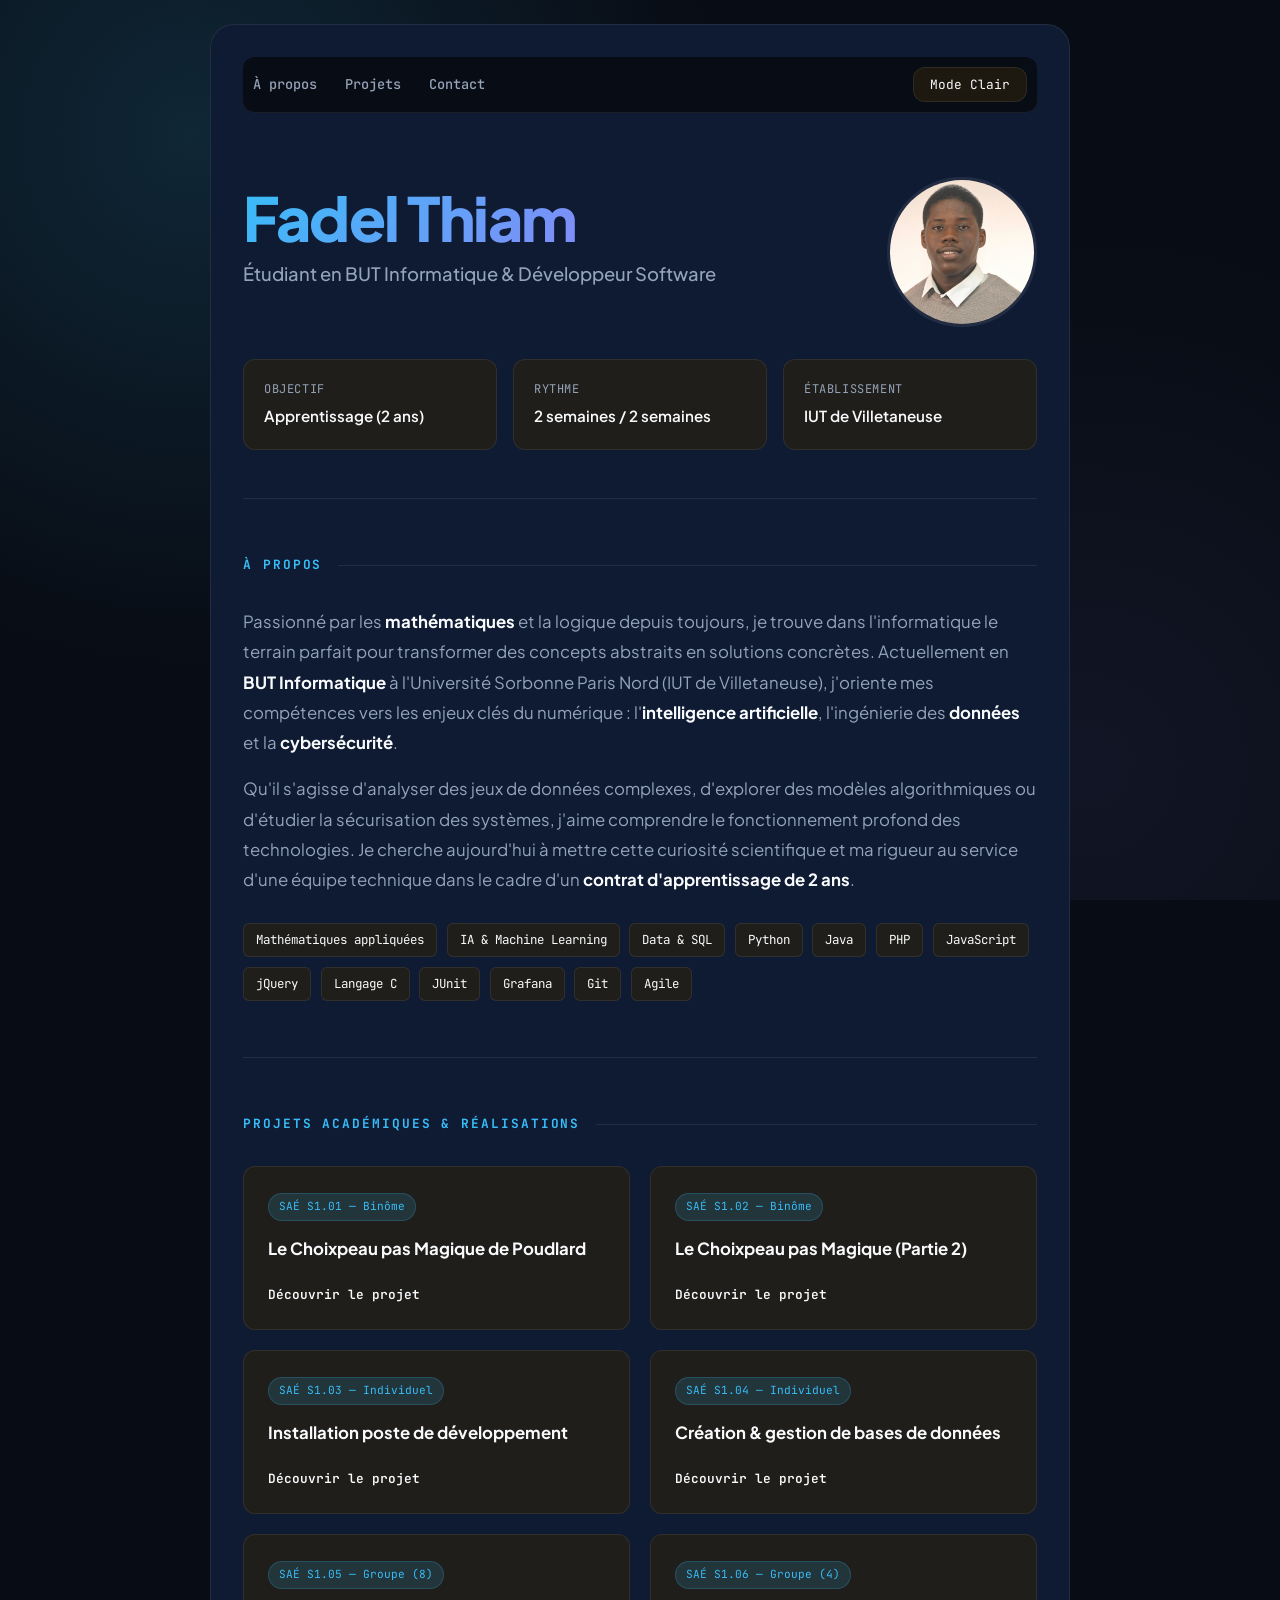
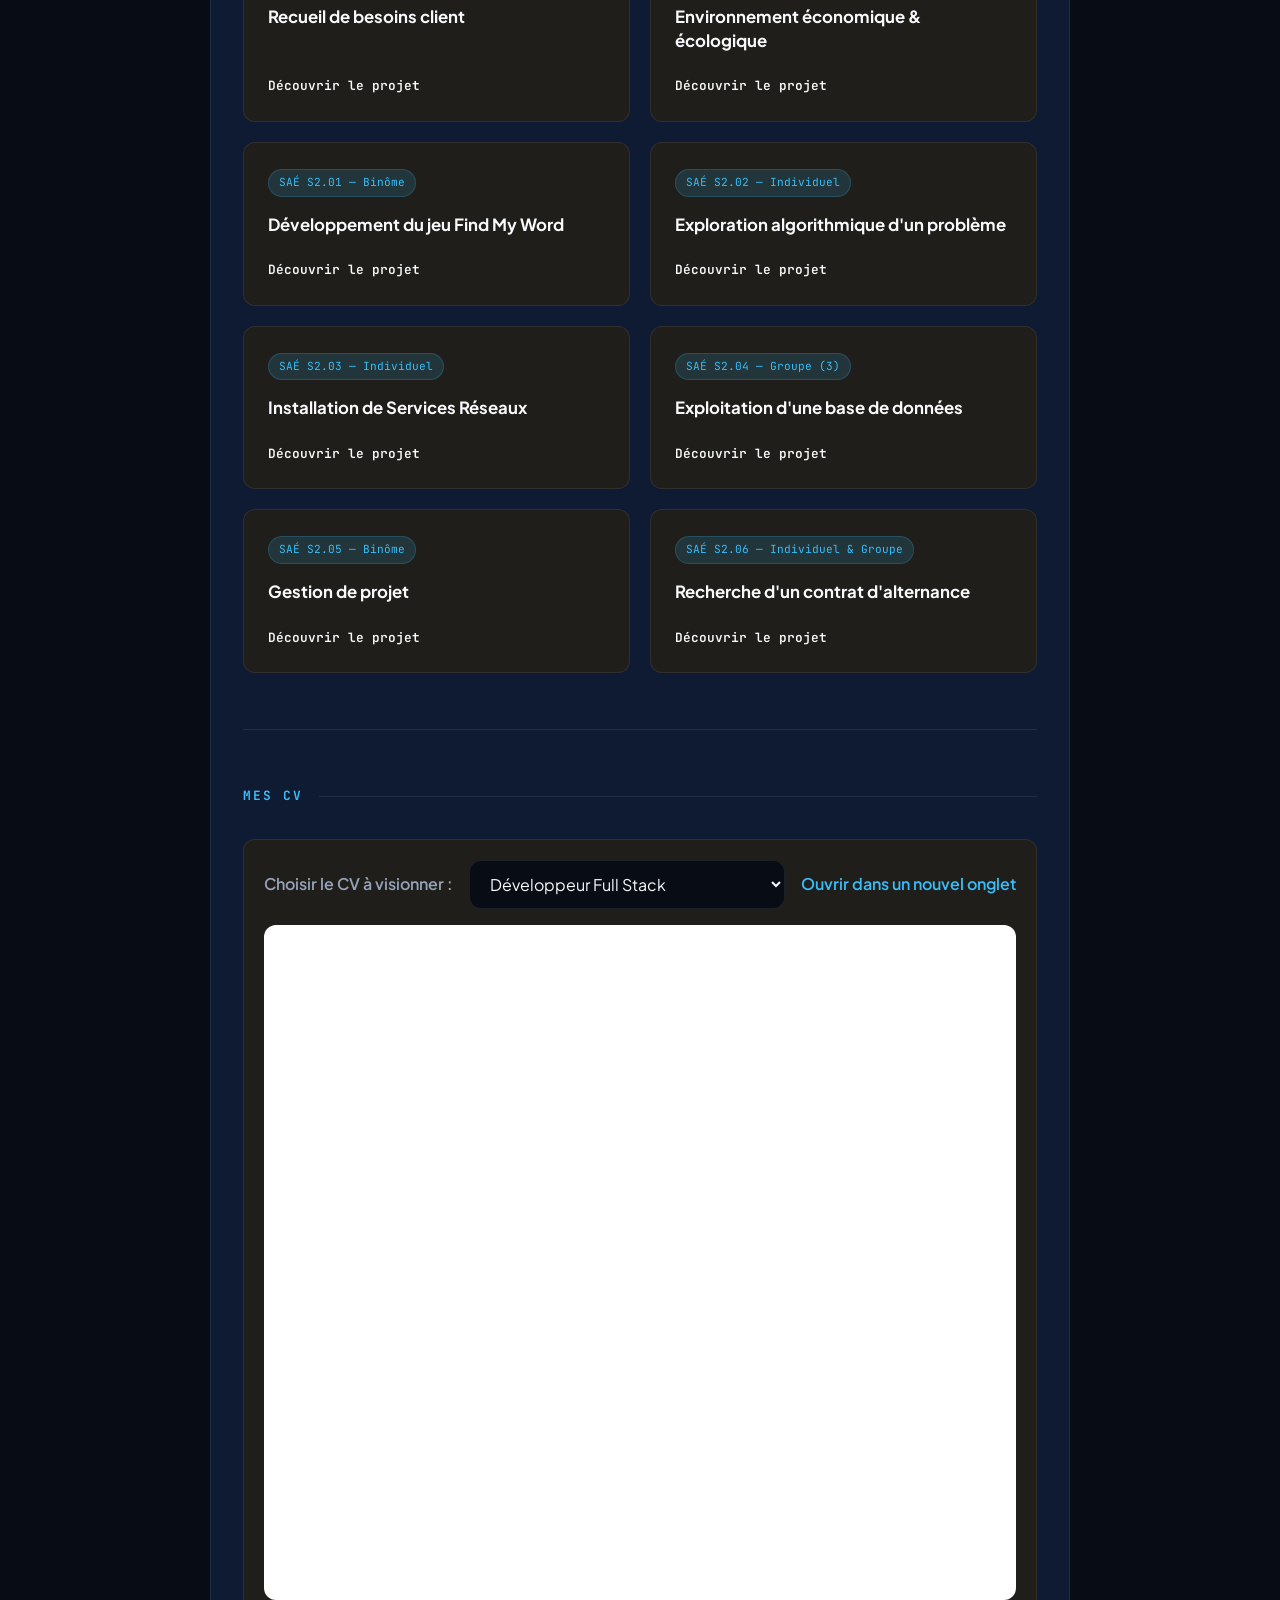
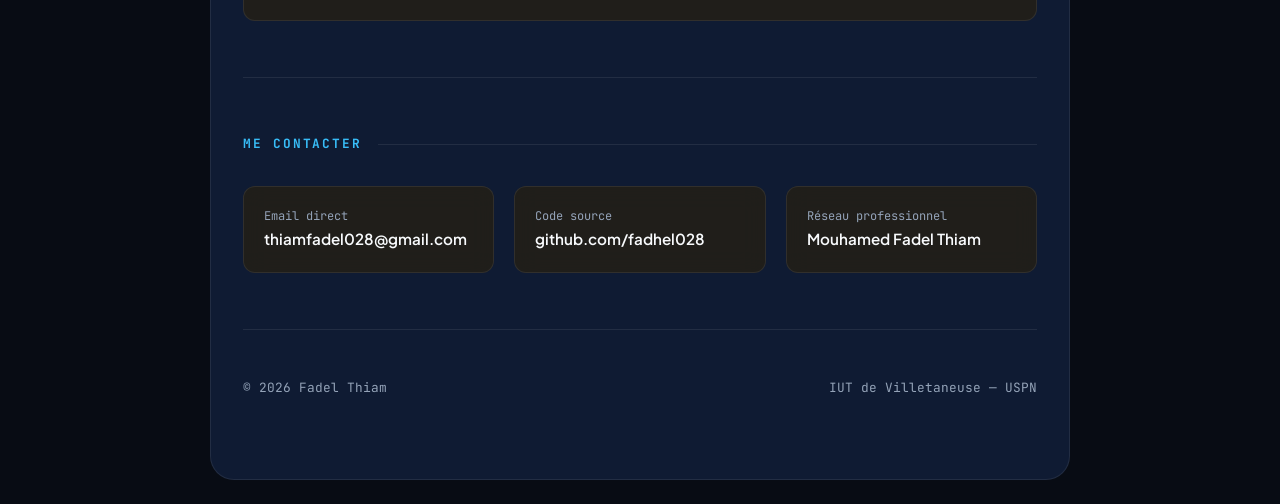
<file: index.html>
<!DOCTYPE html>
<html lang="fr">
<head>
    <meta charset="UTF-8">
    <meta name="viewport" content="width=device-width, initial-scale=1.0">
    <link rel="icon" type="image/jpeg" href="fichiers/logo.jpeg">
    <title>Fadel THIAM — Portfolio Développeur</title>

    <style>
@import url('https://fonts.googleapis.com/css2?family=Plus+Jakarta+Sans:wght@400;500;600;700;800&family=JetBrains+Mono:wght@400;500&display=swap');

/* =====================
   VARIABLES & THEMES
   ===================== */
:root {
  --bg:           #080c14;
  --surface:      rgba(42, 33, 15, 0.65);
  --surface-hover:rgba(30, 41, 59, 0.8);
  --border:       rgba(255, 255, 255, 0.08);
  --border-hover: rgba(56, 189, 248, 0.4);
  
  --text:         #f8fafc;
  --muted:        #94a3b8;
  
  --accent:       #38bdf8;
  --accent-glow:  rgba(56, 189, 248, 0.15);
  --accent-gradient: linear-gradient(135deg, #38bdf8 0%, #818cf8 100%);
  
  --radius:       12px;
  --font-sans:    'Plus Jakarta Sans', -apple-system, sans-serif;
  --font-mono:    'JetBrains Mono', monospace;
}

body.light {
  --bg:           #f1f5f9;
  --surface:      rgba(255, 255, 255, 0.85);
  --surface-hover:rgba(255, 255, 255, 1);
  --border:       rgba(0, 0, 0, 0.08);
  --border-hover: rgba(2, 132, 199, 0.4);
  
  --text:         #0f172a;
  --muted:        #475569;
  
  --accent:       #0284c7;
  --accent-glow:  rgba(2, 132, 199, 0.08);
  --accent-gradient: linear-gradient(135deg, #0284c7 0%, #4f46e5 100%);
}

*, *::before, *::after { box-sizing: border-box; margin: 0; padding: 0; }

html { scroll-behavior: smooth; }

body {
  background: var(--bg);
  color: var(--text);
  font-family: var(--font-sans);
  line-height: 1.6;
  transition: background 0.3s ease, color 0.3s ease;
  min-height: 100vh;
  background-image: 
    radial-gradient(circle at 15% 15%, var(--accent-glow) 0%, transparent 40%),
    radial-gradient(circle at 85% 85%, rgba(129, 140, 248, 0.08) 0%, transparent 40%);
  background-attachment: fixed;
}

:focus-visible {
  outline: 2px solid var(--accent);
  outline-offset: 4px;
}

/* =====================
   LAYOUT
   ===================== */
.container {
  max-width: 860px;
  margin: 24px auto;
  border: 1px solid var(--border);
  border-radius: 24px;
  padding: 32px;
  background: #0f1b33;
}

body.light .container {
  background: #f8fafc;
}

/* =====================
   NAVBAR
   ===================== */
nav {
  display: flex;
  justify-content: space-between;
  align-items: center;
  padding: 10px;
  position: sticky;
  top: 0;
  background: var(--bg);
  backdrop-filter: blur(12px);
  -webkit-backdrop-filter: blur(12px);
  z-index: 100;
  border-bottom: 1px solid var(--border);
  border-radius: 12px;
}

.nav-links {
  display: flex;
  gap: 1.75rem;
}

nav a {
  font-family: var(--font-mono);
  font-size: 0.85rem;
  color: var(--muted);
  text-decoration: none;
  font-weight: 500;
  transition: color 0.2s;
}

nav a:hover, nav a:focus-visible {
  color: var(--text);
}

#mode {
  font-family: var(--font-mono);
  font-size: 0.8rem;
  padding: 8px 16px;
  border-radius: var(--radius);
  border: 1px solid var(--border);
  background: var(--surface);
  color: var(--text);
  cursor: pointer;
  backdrop-filter: blur(8px);
  transition: all 0.2s ease;
}

#mode:hover {
  border-color: var(--border-hover);
  box-shadow: 0 0 15px var(--accent-glow);
}

/* =====================
   HEADER & BENTO GRID
   ===================== */
header {
  padding: 4rem 0 3rem;
  border-bottom: 1px solid var(--border);
}

.hero-main {
  display: flex;
  align-items: center;
  justify-content: space-between;
  gap: 2rem;
  margin-bottom: 2rem;
}

.title-gradient {
  background: var(--accent-gradient);
  background-clip: text;
  -webkit-background-clip: text;
  -webkit-text-fill-color: transparent;
  display: inline-block;
}

header h1 {
  font-size: clamp(2.5rem, 6vw, 3.8rem);
  font-weight: 800;
  letter-spacing: -0.03em;
  line-height: 1.1;
  margin-bottom: 0.5rem;
}

header .subtitle {
  font-size: 1.15rem;
  color: var(--muted);
  font-weight: 500;
  margin-bottom: 2rem;
}

.bento-info {
  display: grid;
  grid-template-columns: repeat(auto-fit, minmax(220px, 1fr));
  gap: 1rem;
}

.bento-item {
  background: var(--surface);
  border: 1px solid var(--border);
  backdrop-filter: blur(12px);
  padding: 1.25rem;
  border-radius: var(--radius);
}

.bento-label {
  font-family: var(--font-mono);
  font-size: 0.75rem;
  color: var(--muted);
  text-transform: uppercase;
  letter-spacing: 0.05em;
  display: block;
  margin-bottom: 0.25rem;
}

.bento-value {
  font-size: 0.95rem;
  font-weight: 600;
  color: var(--text);
}

/* =====================
   SECTIONS
   ===================== */
section {
  padding: 3.5rem 0;
  border-bottom: 1px solid var(--border);
}

section h2 {
  font-family: var(--font-mono);
  font-size: 0.8rem;
  letter-spacing: 0.15em;
  text-transform: uppercase;
  color: var(--accent);
  margin-bottom: 2rem;
  display: flex;
  align-items: center;
  gap: 1rem;
}

section h2::after {
  content: '';
  flex: 1;
  height: 1px;
  background: var(--border);
}

/* =====================
   SECTION À PROPOS
   ===================== */
.profile-image {
  width: 150px;
  height: 150px;
  border-radius: 50%;
  object-fit: cover;
  display: block;
  border: 3px solid var(--border);
}
#about p {
  font-size: 1.05rem;
  color: var(--muted);
  line-height: 1.8;
}

#about p strong {
  color: var(--text);
}

.tags-wrapper {
  margin-top: 1.75rem;
  display: flex;
  flex-wrap: wrap;
  gap: 0.6rem;
}

.tag {
  font-family: var(--font-mono);
  font-size: 0.78rem;
  padding: 6px 12px;
  border-radius: 6px;
  background: var(--surface);
  border: 1px solid var(--border);
  color: var(--text);
  transition: all 0.2s ease;
}

.tag:hover {
  border-color: var(--border-hover);
  background: var(--surface-hover);
}

/* =====================
   SECTION PROJETS
   ===================== */
.projects-grid {
  display: grid;
  grid-template-columns: repeat(auto-fill, minmax(260px, 1fr));
  gap: 1.25rem;
}

.card {
  background: var(--surface);
  border: 1px solid var(--border);
  backdrop-filter: blur(12px);
  border-radius: var(--radius);
  padding: 1.5rem;
  display: flex;
  flex-direction: column;
  justify-content: space-between;
  text-decoration: none;
  color: inherit;
  transition: all 0.25s cubic-bezier(0.16, 1, 0.3, 1);
  position: relative;
  overflow: hidden;
}

.card:hover, .card:focus-visible {
  transform: translateY(-4px);
  border-color: var(--border-hover);
  background: var(--surface-hover);
  box-shadow: 0 12px 30px -10px var(--accent-glow);
}

.card-badge {
  font-family: var(--font-mono);
  font-size: 0.7rem;
  color: var(--accent);
  background: var(--accent-glow);
  padding: 4px 10px;
  border-radius: 20px;
  display: inline-block;
  margin-bottom: 1rem;
  align-self: flex-start;
  border: 1px solid rgba(56, 189, 248, 0.2);
}

.card h3 {
  font-size: 1.05rem;
  font-weight: 700;
  line-height: 1.4;
  margin-bottom: 1.5rem;
}

.card-action {
  font-family: var(--font-mono);
  font-size: 0.8rem;
  font-weight: 600;
  color: var(--text);
  display: flex;
  align-items: center;
  gap: 0.5rem;
  transition: color 0.2s;
}

.card:hover .card-action {
  color: var(--accent);
}

/* =====================
   SECTION CONTACT
   ===================== */
.contact-grid {
  display: grid;
  grid-template-columns: repeat(auto-fill, minmax(240px, 1fr));
  gap: 1.25rem;
}

.cv-viewer {
  background: var(--surface);
  border: 1px solid var(--border);
  border-radius: var(--radius);
  padding: 1.25rem;
}

.cv-controls {
  display: flex;
  align-items: center;
  flex-wrap: wrap;
  gap: 1rem;
  margin-bottom: 1rem;
}

.cv-controls label {
  color: var(--muted);
  font-weight: 600;
}

#cv-select {
  flex: 1;
  min-width: 220px;
  padding: 0.75rem 1rem;
  border: 1px solid var(--border);
  border-radius: var(--radius);
  background: var(--bg);
  color: var(--text);
  font: inherit;
}

.cv-open-link {
  color: var(--accent);
  font-weight: 600;
  text-decoration: none;
}

.cv-open-link:hover {
  text-decoration: underline;
}

#cv-frame {
  display: block;
  width: 100%;
  height: min(75vh, 850px);
  border: 1px solid var(--border);
  border-radius: var(--radius);
  background: #fff;
}

.contact-card {
  background: var(--surface);
  border: 1px solid var(--border);
  backdrop-filter: blur(12px);
  padding: 1.25rem;
  border-radius: var(--radius);
  text-decoration: none;
  color: inherit;
  transition: all 0.25s ease;
}

.contact-card:hover, .contact-card:focus-visible {
  border-color: var(--border-hover);
  background: var(--surface-hover);
  box-shadow: 0 8px 20px -5px var(--accent-glow);
}

.contact-label {
  font-family: var(--font-mono);
  font-size: 0.75rem;
  color: var(--muted);
  display: block;
}

.contact-value {
  font-size: 0.95rem;
  font-weight: 600;
  color: var(--text);
  margin-top: 0.35rem;
  word-break: break-all;
}

/* =====================
   FOOTER
   ===================== */
footer {
  padding: 3rem 0;
  display: flex;
  justify-content: space-between;
  align-items: center;
  font-family: var(--font-mono);
  font-size: 0.8rem;
  color: var(--muted);
}

@media (max-width: 640px) {
  .projects-grid, .contact-grid, .bento-info { grid-template-columns: 1fr; }
  footer { flex-direction: column; gap: 1rem; align-items: flex-start; }
  .hero-main { gap: 1rem; }
  .profile-image { width: 110px; height: 110px; }
  header h1 { font-size: clamp(2rem, 9vw, 2.8rem); }
  .container { margin: 12px; padding: 20px; border-radius: 18px; }
}
    </style>
</head>

<body>

<div class="container">
    <nav aria-label="Navigation principale">
        <div class="nav-links">
            <a href="#about">À propos</a>
            <a href="#projects">Projets</a>
            <a href="#contact">Contact</a>
        </div>
        <button id="mode" aria-label="Changer le thème">Mode Clair</button>
    </nav>

    <header>
      <div class="hero-main">
        <div class="hero-copy">
          <h1><span class="title-gradient">Fadel Thiam</span></h1>
          <p class="subtitle">Étudiant en BUT Informatique & Développeur Software</p>
        </div>
        <img class="profile-image" src="fichiers/DSC_4248.jpg" alt="Photo de profil">
      </div>

        <div class="bento-info">
            <div class="bento-item">
                <span class="bento-label">Objectif</span>
                <span class="bento-value">Apprentissage (2 ans)</span>
            </div>
            <div class="bento-item">
                <span class="bento-label">Rythme</span>
                <span class="bento-value">2 semaines / 2 semaines</span>
            </div>
            <div class="bento-item">
                <span class="bento-label">Établissement</span>
                <span class="bento-value">IUT de Villetaneuse</span>
            </div>
        </div>
    </header>

    <main>
        <section id="about" aria-labelledby="heading-about">
            <h2 id="heading-about">À propos</h2>
            <p>
                Passionné par les <strong>mathématiques</strong> et la logique depuis toujours, je trouve dans l'informatique le terrain parfait pour transformer des concepts abstraits en solutions concrètes. Actuellement en <strong>BUT Informatique</strong> à l'Université Sorbonne Paris Nord (IUT de Villetaneuse), j'oriente mes compétences vers les enjeux clés du numérique : l'<strong>intelligence artificielle</strong>, l'ingénierie des <strong>données</strong> et la <strong>cybersécurité</strong>.
            </p>
            <p style="margin-top: 1rem;">
                Qu'il s'agisse d'analyser des jeux de données complexes, d'explorer des modèles algorithmiques ou d'étudier la sécurisation des systèmes, j'aime comprendre le fonctionnement profond des technologies. Je cherche aujourd'hui à mettre cette curiosité scientifique et ma rigueur au service d'une équipe technique dans le cadre d'un <strong>contrat d'apprentissage de 2 ans</strong>.
            </p>

            <div class="tags-wrapper" aria-label="Technologies et domaines d'intérêt">
                <span class="tag">Mathématiques appliquées</span>
                <span class="tag">IA & Machine Learning</span>
                <span class="tag">Data & SQL</span>
                <span class="tag">Python</span>
                <span class="tag">Java</span>
                <span class="tag">PHP</span>
                <span class="tag">JavaScript</span>
                <span class="tag">jQuery</span>
                <span class="tag">Langage C</span>
                <span class="tag">JUnit</span>
                <span class="tag">Grafana</span>
                <span class="tag">Git</span>
                <span class="tag">Agile</span>
            </div>
        </section>

        <section id="projects" aria-labelledby="heading-projects">
            <h2 id="heading-projects">Projets académiques & réalisations</h2>

            <div class="projects-grid">
                <a href="s101.html" class="card">
                    <div>
                        <span class="card-badge">SAÉ S1.01 — Binôme</span>
                        <h3>Le Choixpeau pas Magique de Poudlard</h3>
                    </div>
                    <span class="card-action">Découvrir le projet</span>
                </a>

                <a href="s102.html" class="card">
                    <div>
                        <span class="card-badge">SAÉ S1.02 — Binôme</span>
                        <h3>Le Choixpeau pas Magique (Partie 2)</h3>
                    </div>
                    <span class="card-action">Découvrir le projet</span>
                </a>

                <a href="s103.html" class="card">
                    <div>
                        <span class="card-badge">SAÉ S1.03 — Individuel</span>
                        <h3>Installation poste de développement</h3>
                    </div>
                    <span class="card-action">Découvrir le projet</span>
                </a>

                <a href="s104.html" class="card">
                    <div>
                        <span class="card-badge">SAÉ S1.04 — Individuel</span>
                        <h3>Création & gestion de bases de données</h3>
                    </div>
                    <span class="card-action">Découvrir le projet</span>
                </a>

                <a href="s105.html" class="card">
                    <div>
                        <span class="card-badge">SAÉ S1.05 — Groupe (8)</span>
                        <h3>Recueil de besoins client</h3>
                    </div>
                    <span class="card-action">Découvrir le projet</span>
                </a>

                <a href="s106.html" class="card">
                    <div>
                        <span class="card-badge">SAÉ S1.06 — Groupe (4)</span>
                        <h3>Environnement économique & écologique</h3>
                    </div>
                    <span class="card-action">Découvrir le projet</span>
                </a>
                <a href="s201.html" class="card">
                    <div>
                        <span class="card-badge">SAÉ S2.01 — Binôme</span>
                        <h3>Développement du jeu Find My Word</h3>
                    </div>
                    <span class="card-action">Découvrir le projet</span>
                </a>
                <a href="s202.html" class="card">
                    <div>
                        <span class="card-badge">SAÉ S2.02 — Individuel</span>
                        <h3>Exploration algorithmique d'un problème</h3>
                    </div>
                    <span class="card-action">Découvrir le projet</span>
                </a>
                <a href="s203.html" class="card">
                    <div>
                        <span class="card-badge">SAÉ S2.03 — Individuel</span>
                        <h3>Installation de Services Réseaux</h3>
                    </div>
                    <span class="card-action">Découvrir le projet</span>
                </a>
                <a href="s204.html" class="card">
                    <div>
                        <span class="card-badge">SAÉ S2.04 — Groupe (3)</span>
                        <h3>Exploitation d'une base de données</h3>
                    </div>
                    <span class="card-action">Découvrir le projet</span>
                </a>
                 <a href="s205.html" class="card">
                    <div>
                        <span class="card-badge">SAÉ S2.05 — Binôme</span>
                        <h3>Gestion de projet </h3>
                    </div>
                    <span class="card-action">Découvrir le projet</span>
                </a>
                <a href="s206.html" class="card">
                    <div>
                        <span class="card-badge">SAÉ S2.06 — Individuel & Groupe</span>
                        <h3>Recherche d'un contrat d'alternance</h3>
                    </div>
                    <span class="card-action">Découvrir le projet</span>
                </a>
            </div>
        </section>

        <section id="cv" aria-labelledby="heading-cv">
          <h2 id="heading-cv">Mes CV</h2>
          <div class="cv-viewer">
            <div class="cv-controls">
              <label for="cv-select">Choisir le CV à visionner :</label>
              <select id="cv-select">
                <option value="fichiers/CV-FT-ADFS.pdf">Développeur Full Stack</option>
                <option value="fichiers/CV-THIAM-Fadel-Alternant-Data-Analyst.pdf">Data Analyst</option>
              </select>
              <a class="cv-open-link" id="cv-open-link" href="fichiers/CV-FT-ADFS.pdf" target="_blank" rel="noopener">Ouvrir dans un nouvel onglet</a>
            </div>
              <iframe id="cv-frame" src="fichiers/CV-FT-ADFS.pdf" title="CV de Fadel Thiam — Développeur Full Stack"></iframe>
          </div>
        </section>

        <section id="contact" aria-labelledby="heading-contact">
            <h2 id="heading-contact">Me contacter</h2>
            
            <div class="contact-grid">
                <a href="mailto:thiamfadel028@gmail.com" class="contact-card">
                    <span class="contact-label">Email direct</span>
                    <span class="contact-value">thiamfadel028@gmail.com</span>
                </a>

                <a href="https://github.com/FADHEL028" target="_blank" rel="noopener" class="contact-card">
                    <span class="contact-label">Code source</span>
                    <span class="contact-value">github.com/fadhel028</span>
                </a>

                <a href="https://linkedin.com/in/mouhamed-fadel-thiam-6402b2386" target="_blank" rel="noopener" class="contact-card">
                    <span class="contact-label">Réseau professionnel</span>
                    <span class="contact-value">Mouhamed Fadel Thiam</span>
                </a>

            </div>
        </section>
    </main>

    <footer>
        <p>© 2026 Fadel Thiam</p>
        <p>IUT de Villetaneuse — USPN</p>
    </footer>
</div>

<script>
  const modeButton = document.getElementById('mode');

  const savedTheme = localStorage.getItem('theme');
  if (savedTheme === 'light') {
    document.body.classList.add('light');
    modeButton.textContent = 'Mode Sombre';
  }

  modeButton.addEventListener('click', () => {
    const isLight = document.body.classList.toggle('light');
    modeButton.textContent = isLight ? 'Mode Sombre' : 'Mode Clair';
    localStorage.setItem('theme', isLight ? 'light' : 'dark');
  });

  const cvSelect = document.getElementById('cv-select');
  const cvFrame = document.getElementById('cv-frame');
  const cvOpenLink = document.getElementById('cv-open-link');
  const cvTitles = {
    'fichiers/CV-FT-ADFS.pdf': 'CV de Fadel Thiam — Développeur Full Stack',
    'fichiers/CV-THIAM-Fadel-Alternant-Data-Analyst.pdf': 'CV de Fadel Thiam — Data Analyst'
  };

  cvSelect.addEventListener('change', () => {
    const selectedCv = cvSelect.value;
    cvFrame.src = selectedCv;
    cvFrame.title = cvTitles[selectedCv];
    cvOpenLink.href = selectedCv;
  });
</script>

</body>
</html>
</file>
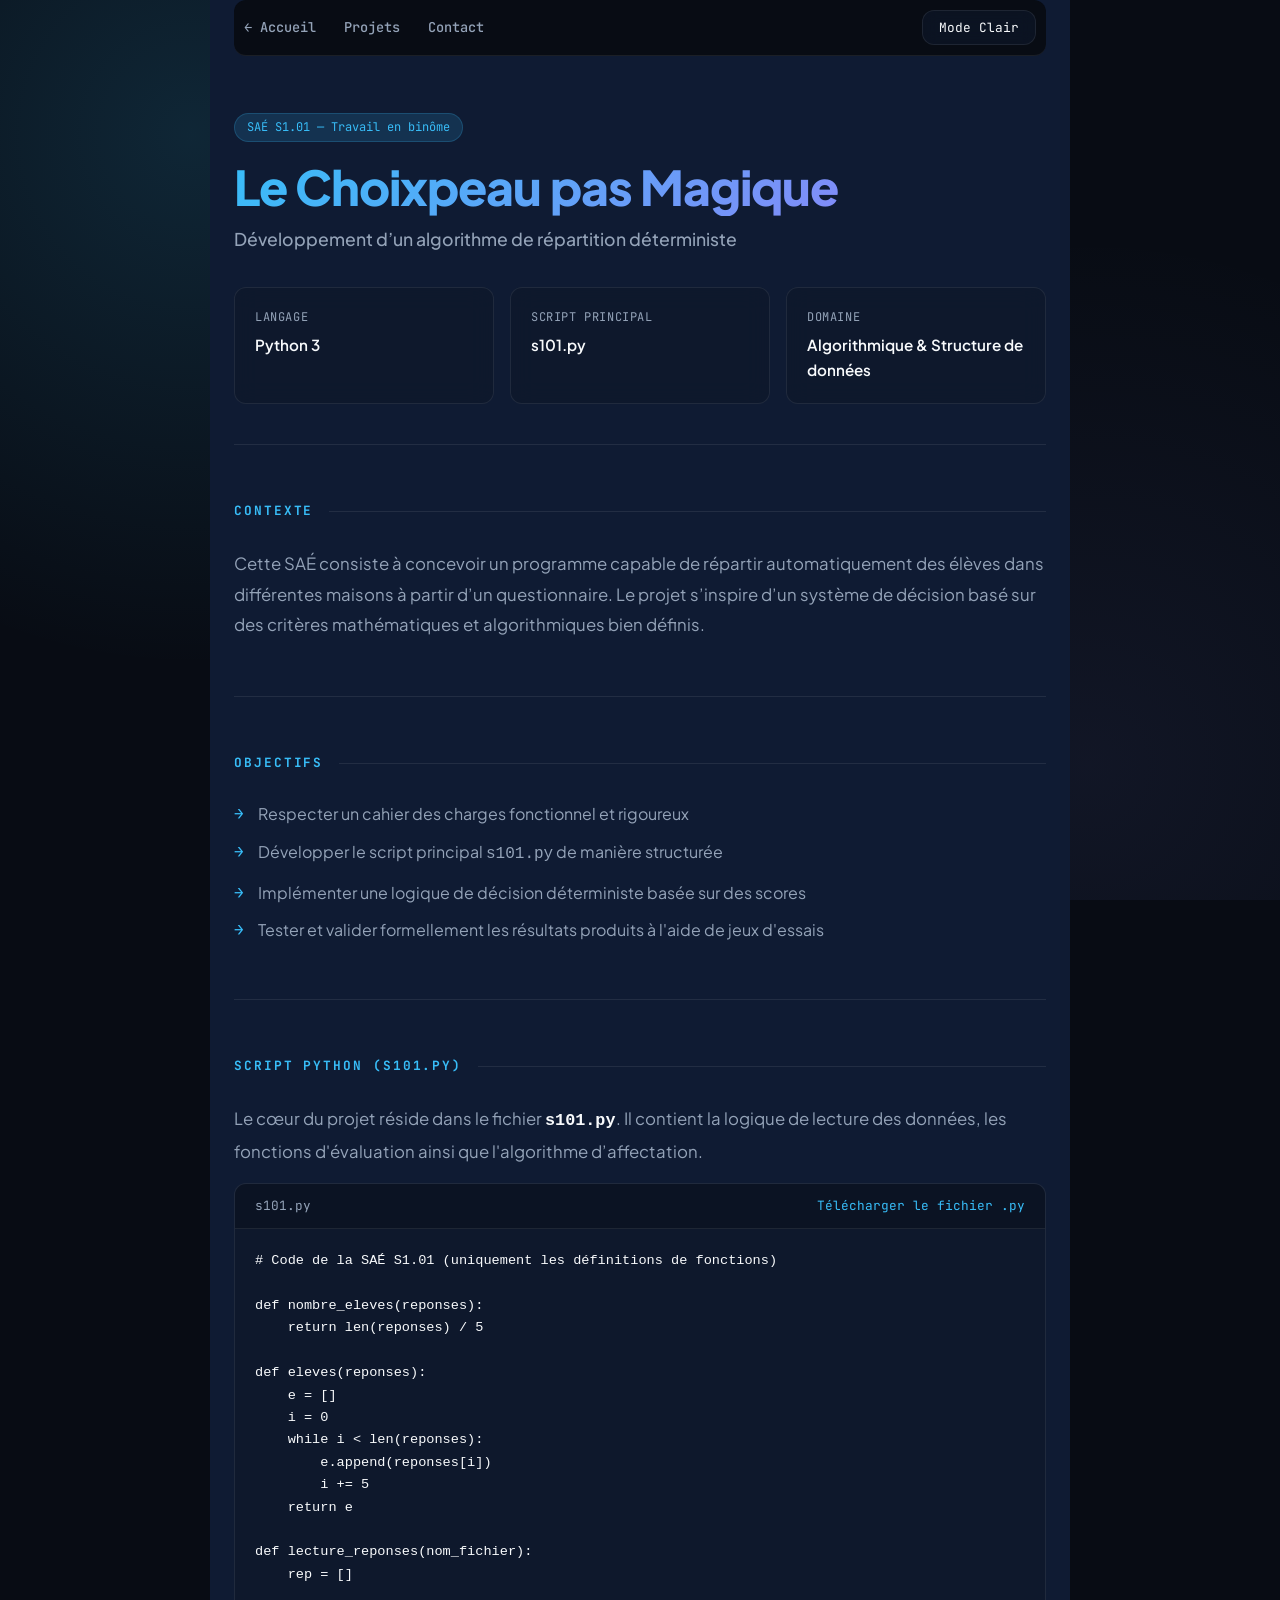
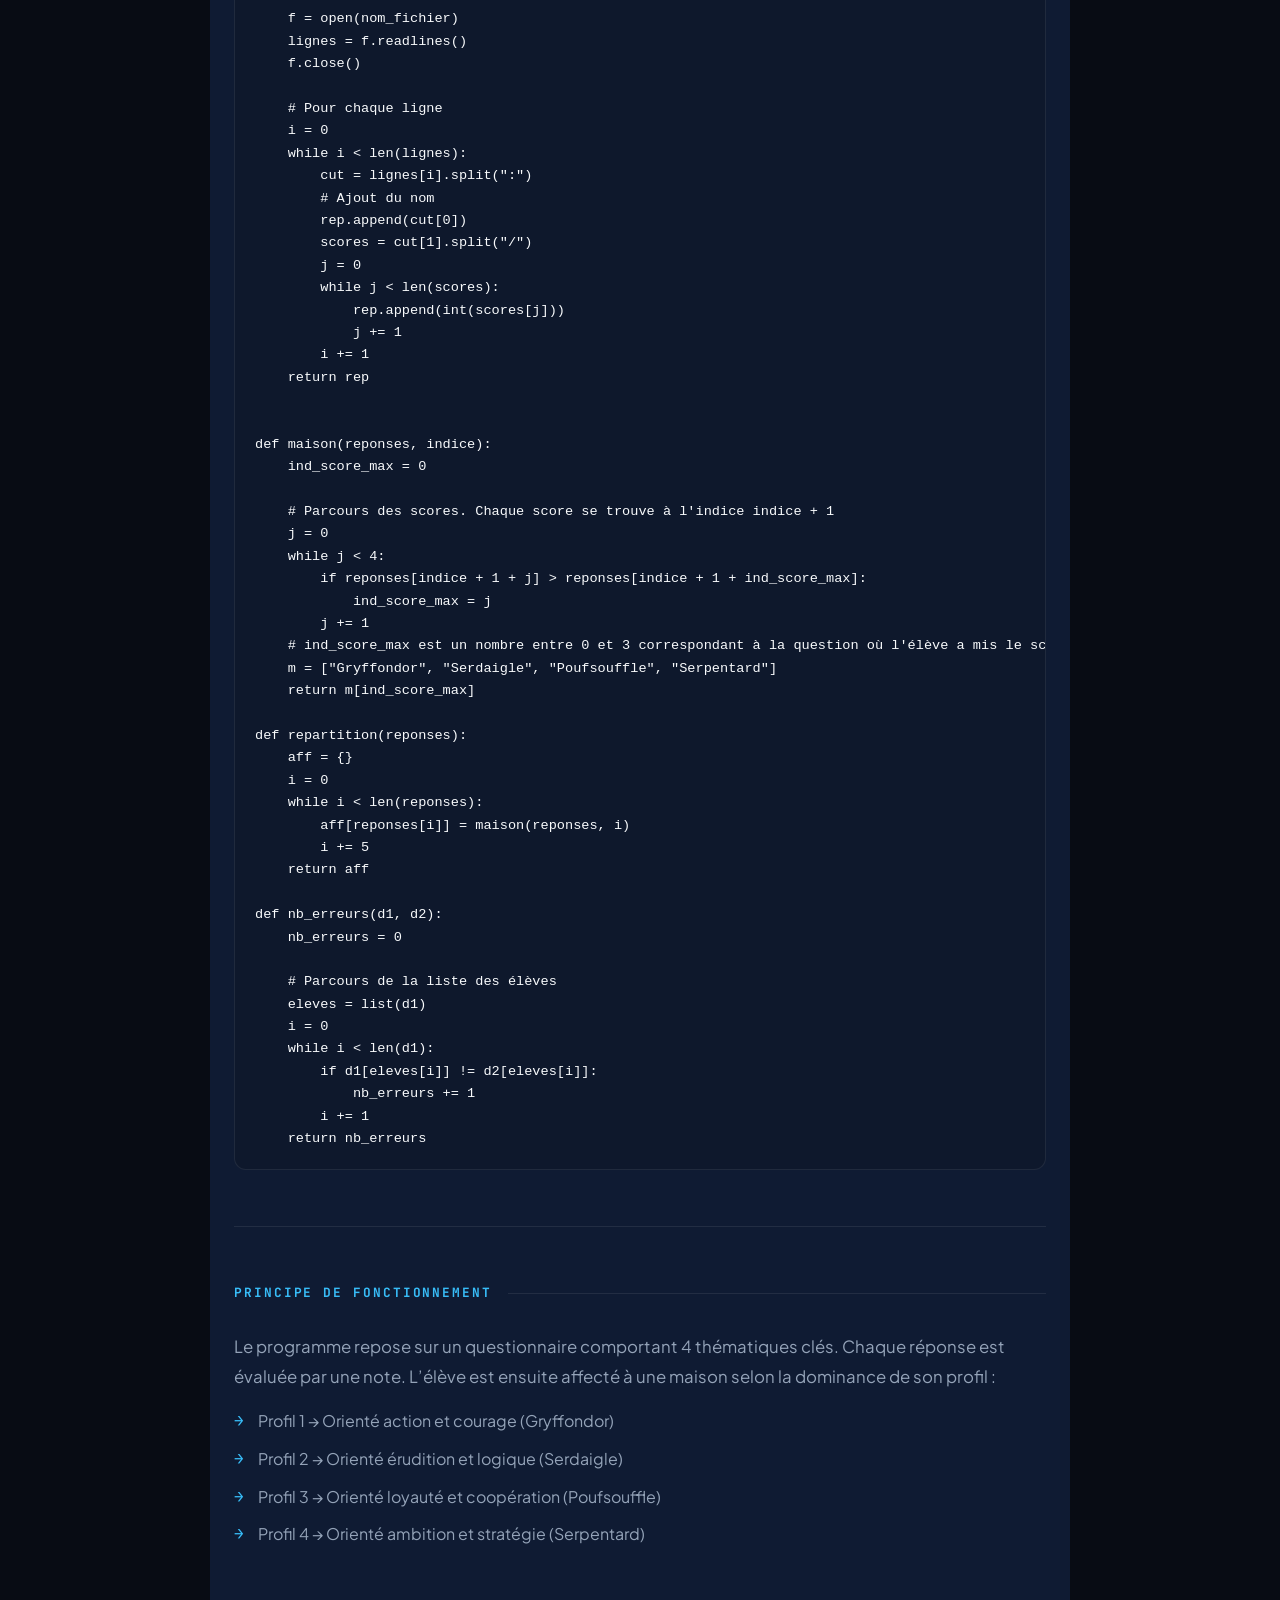
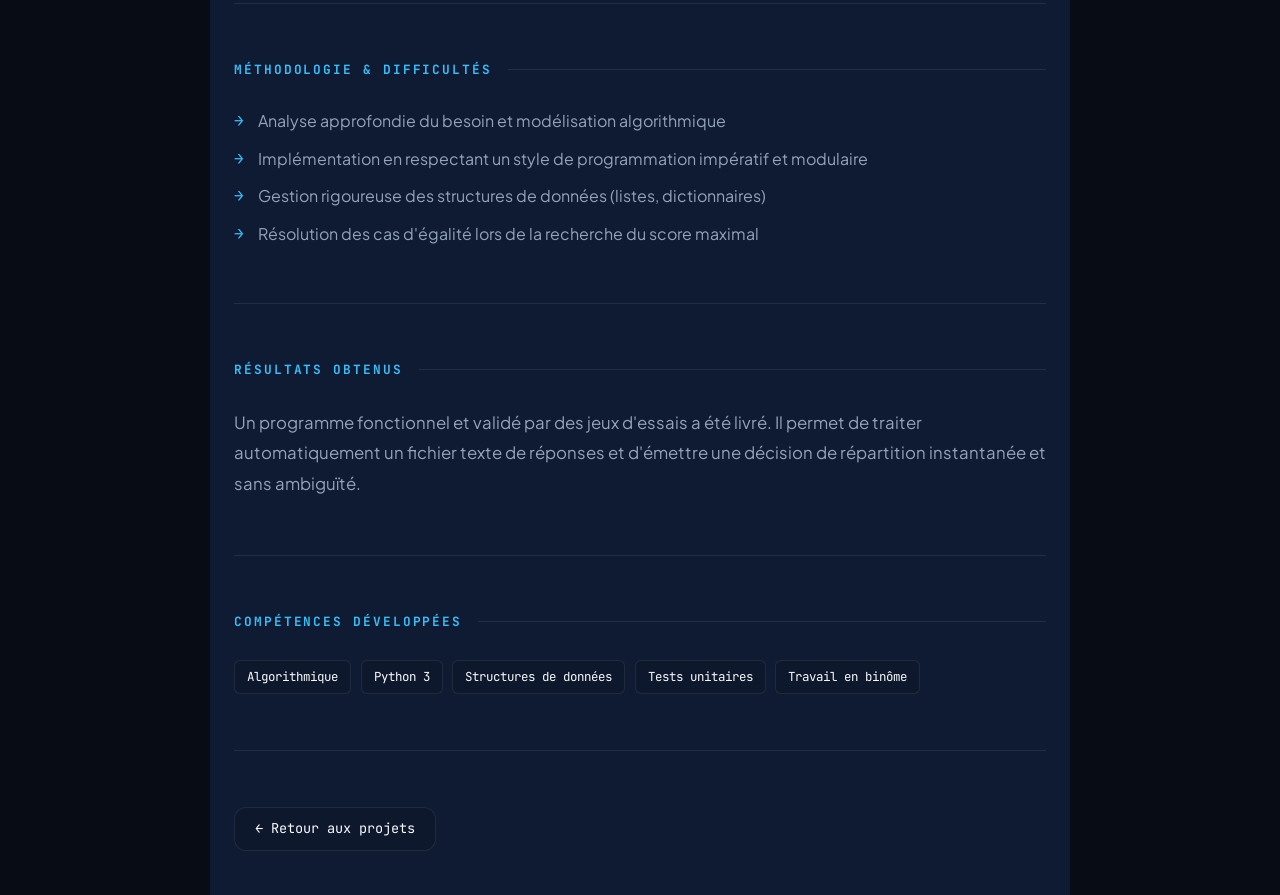
<file: s101.html>
<!DOCTYPE html>
<html lang="fr">
<head>
    <meta charset="UTF-8">
    <meta name="viewport" content="width=device-width, initial-scale=1.0">
    <title>SAÉ S1.01 — Le Choixpeau pas Magique de Poudlard</title>

    <style>
@import url('https://fonts.googleapis.com/css2?family=Plus+Jakarta+Sans:wght@400;500;600;700;800&family=JetBrains+Mono:wght@400;500&display=swap');

/* =====================
   VARIABLES & THEMES
   ===================== */
:root {
  --bg:           #080c14;
  --surface:      rgba(15, 23, 42, 0.65);
  --surface-hover:rgba(30, 41, 59, 0.8);
  --border:       rgba(255, 255, 255, 0.08);
  --border-hover: rgba(56, 189, 248, 0.4);
  
  --text:         #f8fafc;
  --muted:        #94a3b8;
  
  --accent:       #38bdf8;
  --accent-glow:  rgba(56, 189, 248, 0.15);
  --accent-gradient: linear-gradient(135deg, #38bdf8 0%, #818cf8 100%);
  
  --radius:       12px;
  --font-sans:    'Plus Jakarta Sans', -apple-system, sans-serif;
  --font-mono:    'JetBrains Mono', monospace;
}

body.light {
  --bg:           #f1f5f9;
  --surface:      rgba(255, 255, 255, 0.85);
  --surface-hover:rgba(255, 255, 255, 1);
  --border:       rgba(0, 0, 0, 0.08);
  --border-hover: rgba(2, 132, 199, 0.4);
  
  --text:         #0f172a;
  --muted:        #475569;
  
  --accent:       #0284c7;
  --accent-glow:  rgba(2, 132, 199, 0.08);
  --accent-gradient: linear-gradient(135deg, #0284c7 0%, #4f46e5 100%);
}

*, *::before, *::after { box-sizing: border-box; margin: 0; padding: 0; }

html { scroll-behavior: smooth; }

body {
  background: var(--bg);
  color: var(--text);
  font-family: var(--font-sans);
  line-height: 1.6;
  transition: background 0.3s ease, color 0.3s ease;
  min-height: 100vh;
  background-image: 
    radial-gradient(circle at 15% 15%, var(--accent-glow) 0%, transparent 40%),
    radial-gradient(circle at 85% 85%, rgba(129, 140, 248, 0.08) 0%, transparent 40%);
  background-attachment: fixed;
}

:focus-visible {
  outline: 2px solid var(--accent);
  outline-offset: 4px;
}

/* =====================
   LAYOUT
   ===================== */
.container {
  max-width: 860px;
  margin: 0 auto;
  padding: 0 1.5rem;
  background: #0f1b33;
}

body.light .container {
  background: #f8fafc;
}

/* =====================
   NAVBAR
   ===================== */
nav {
  display: flex;
  justify-content: space-between;
  align-items: center;
  padding: 10px;
  position: sticky;
  top: 0;
  background: var(--bg);
  backdrop-filter: blur(12px);
  -webkit-backdrop-filter: blur(12px);
  z-index: 100;
  border-bottom: 1px solid var(--border);
  border-radius: 12px;
}

.nav-links {
  display: flex;
  gap: 1.75rem;
}

nav a {
  font-family: var(--font-mono);
  font-size: 0.85rem;
  color: var(--muted);
  text-decoration: none;
  font-weight: 500;
  transition: color 0.2s;
}

nav a:hover, nav a:focus-visible {
  color: var(--text);
}

#mode {
  font-family: var(--font-mono);
  font-size: 0.8rem;
  padding: 8px 16px;
  border-radius: var(--radius);
  border: 1px solid var(--border);
  background: var(--surface);
  color: var(--text);
  cursor: pointer;
  backdrop-filter: blur(8px);
  transition: all 0.2s ease;
}

#mode:hover {
  border-color: var(--border-hover);
  box-shadow: 0 0 15px var(--accent-glow);
}

/* =====================
   HEADER & BENTO GRID
   ===================== */
header {
  padding: 3.5rem 0 2.5rem;
  border-bottom: 1px solid var(--border);
}

.project-badge {
  font-family: var(--font-mono);
  font-size: 0.75rem;
  color: var(--accent);
  background: var(--accent-glow);
  padding: 4px 12px;
  border-radius: 20px;
  display: inline-block;
  margin-bottom: 1rem;
  border: 1px solid rgba(56, 189, 248, 0.2);
}

header h1 {
  font-size: clamp(2rem, 5vw, 3rem);
  font-weight: 800;
  letter-spacing: -0.02em;
  line-height: 1.2;
  margin-bottom: 0.5rem;
}

.title-gradient {
  background: var(--accent-gradient);
  -webkit-background-clip: text;
  -webkit-text-fill-color: transparent;
  display: inline-block;
}

header .subtitle {
  font-size: 1.1rem;
  color: var(--muted);
  font-weight: 500;
  margin-bottom: 2rem;
}

.bento-info {
  display: grid;
  grid-template-columns: repeat(auto-fit, minmax(200px, 1fr));
  gap: 1rem;
}

.bento-item {
  background: var(--surface);
  border: 1px solid var(--border);
  backdrop-filter: blur(12px);
  padding: 1.25rem;
  border-radius: var(--radius);
}

.bento-label {
  font-family: var(--font-mono);
  font-size: 0.75rem;
  color: var(--muted);
  text-transform: uppercase;
  letter-spacing: 0.05em;
  display: block;
  margin-bottom: 0.25rem;
}

.bento-value {
  font-size: 0.95rem;
  font-weight: 600;
  color: var(--text);
}

/* =====================
   SECTIONS & CONTENT
   ===================== */
section {
  padding: 3.5rem 0;
  border-bottom: 1px solid var(--border);
}

section h2 {
  font-family: var(--font-mono);
  font-size: 0.8rem;
  letter-spacing: 0.15em;
  text-transform: uppercase;
  color: var(--accent);
  margin-bottom: 1.75rem;
  display: flex;
  align-items: center;
  gap: 1rem;
}

section h2::after {
  content: '';
  flex: 1;
  height: 1px;
  background: var(--border);
}

p {
  font-size: 1.05rem;
  color: var(--muted);
  line-height: 1.8;
}

p strong {
  color: var(--text);
}

ul {
  list-style: none;
  display: flex;
  flex-direction: column;
  gap: 0.75rem;
}

ul li {
  font-size: 1rem;
  color: var(--muted);
  position: relative;
  padding-left: 1.5rem;
}

ul li::before {
  content: '→';
  position: absolute;
  left: 0;
  color: var(--accent);
  font-family: var(--font-mono);
}

/* =====================
   CODE BLOCK
   ===================== */
.code-container {
  background: var(--surface);
  border: 1px solid var(--border);
  border-radius: var(--radius);
  overflow: hidden;
  margin-top: 1rem;
}

.code-header {
  background: rgba(0, 0, 0, 0.2);
  padding: 0.75rem 1.25rem;
  display: flex;
  justify-content: space-between;
  align-items: center;
  border-bottom: 1px solid var(--border);
  font-family: var(--font-mono);
  font-size: 0.8rem;
  color: var(--muted);
}

pre {
  padding: 1.25rem;
  overflow-x: auto;
  font-family: var(--font-mono);
  font-size: 0.85rem;
  color: var(--text);
  line-height: 1.5;
}

.download-link {
  font-family: var(--font-mono);
  font-size: 0.8rem;
  color: var(--accent);
  text-decoration: none;
  display: inline-flex;
  align-items: center;
  gap: 0.4rem;
  transition: opacity 0.2s;
}

.download-link:hover {
  text-decoration: underline;
  opacity: 0.85;
}

/* =====================
   TAGS & BUTTONS
   ===================== */
.tags-wrapper {
  display: flex;
  flex-wrap: wrap;
  gap: 0.6rem;
}

.tag {
  font-family: var(--font-mono);
  font-size: 0.78rem;
  padding: 6px 12px;
  border-radius: 6px;
  background: var(--surface);
  border: 1px solid var(--border);
  color: var(--text);
}

.btn-back {
  display: inline-flex;
  align-items: center;
  gap: 0.5rem;
  font-family: var(--font-mono);
  font-size: 0.85rem;
  padding: 10px 20px;
  border-radius: var(--radius);
  background: var(--surface);
  color: var(--text);
  border: 1px solid var(--border);
  text-decoration: none;
  transition: all 0.2s ease;
}

.btn-back:hover {
  border-color: var(--border-hover);
  background: var(--surface-hover);
  box-shadow: 0 4px 15px var(--accent-glow);
}

/* =====================
   FOOTER
   ===================== */
footer {
  padding: 3rem 0;
  display: flex;
  justify-content: space-between;
  align-items: center;
  font-family: var(--font-mono);
  font-size: 0.8rem;
  color: var(--muted);
}

@media (max-width: 640px) {
  .bento-info { grid-template-columns: 1fr; }
  footer { flex-direction: column; gap: 1rem; align-items: flex-start; }
}
    </style>
</head>

<body>

<div class="container">
    <nav aria-label="Navigation principale">
        <div class="nav-links">
            <a href="index.html">← Accueil</a>
            <a href="index.html#projects">Projets</a>
            <a href="index.html#contact">Contact</a>
        </div>
        <button id="mode" aria-label="Changer le thème">Mode Clair</button>
    </nav>

    <header>
        <span class="project-badge">SAÉ S1.01 — Travail en binôme</span>
        <h1><span class="title-gradient">Le Choixpeau pas Magique</span></h1>
        <p class="subtitle">Développement d’un algorithme de répartition déterministe</p>

        <div class="bento-info">
            <div class="bento-item">
                <span class="bento-label">Langage</span>
                <span class="bento-value">Python 3</span>
            </div>
            <div class="bento-item">
                <span class="bento-label">Script principal</span>
                <span class="bento-value">s101.py</span>
            </div>
            <div class="bento-item">
                <span class="bento-label">Domaine</span>
                <span class="bento-value">Algorithmique & Structure de données</span>
            </div>
        </div>
    </header>

    <main>
        <section id="contexte">
            <h2>Contexte</h2>
            <p>
                Cette SAÉ consiste à concevoir un programme capable de répartir automatiquement des élèves dans différentes maisons à partir d’un questionnaire. Le projet s’inspire d’un système de décision basé sur des critères mathématiques et algorithmiques bien définis.
            </p>
        </section>

        <section id="objectifs">
            <h2>Objectifs</h2>
            <ul>
                <li>Respecter un cahier des charges fonctionnel et rigoureux</li>
                <li>Développer le script principal <code>s101.py</code> de manière structurée</li>
                <li>Implémenter une logique de décision déterministe basée sur des scores</li>
                <li>Tester et valider formellement les résultats produits à l'aide de jeux d'essais</li>
            </ul>
        </section>

        <section id="code">
            <h2>Script Python (s101.py)</h2>
            <p style="margin-bottom: 1rem;">
                Le cœur du projet réside dans le fichier <strong><code>s101.py</code></strong>. Il contient la logique de lecture des données, les fonctions d'évaluation ainsi que l'algorithme d’affectation.
            </p>
            <div class="code-container">
                <div class="code-header">
                    <span>s101.py</span>
                    <a href="fichiers/s101.py" download class="download-link">Télécharger le fichier .py</a>
                </div>
                <pre><code># Code de la SAÉ S1.01 (uniquement les définitions de fonctions)

def nombre_eleves(reponses):
    return len(reponses) / 5

def eleves(reponses):
    e = []
    i = 0
    while i < len(reponses):
        e.append(reponses[i])
        i += 5
    return e

def lecture_reponses(nom_fichier):
    rep = []

    f = open(nom_fichier)
    lignes = f.readlines()
    f.close()

    # Pour chaque ligne
    i = 0
    while i < len(lignes):
        cut = lignes[i].split(":")
        # Ajout du nom
        rep.append(cut[0])
        scores = cut[1].split("/")
        j = 0
        while j < len(scores):
            rep.append(int(scores[j]))
            j += 1
        i += 1
    return rep


def maison(reponses, indice):
    ind_score_max = 0
    
    # Parcours des scores. Chaque score se trouve à l'indice indice + 1
    j = 0
    while j < 4:
        if reponses[indice + 1 + j] > reponses[indice + 1 + ind_score_max]:
            ind_score_max = j
        j += 1
    # ind_score_max est un nombre entre 0 et 3 correspondant à la question où l'élève a mis le score maximum
    m = ["Gryffondor", "Serdaigle", "Poufsouffle", "Serpentard"]
    return m[ind_score_max]

def repartition(reponses):
    aff = {}
    i = 0
    while i < len(reponses):
        aff[reponses[i]] = maison(reponses, i)
        i += 5
    return aff

def nb_erreurs(d1, d2):
    nb_erreurs = 0
    
    # Parcours de la liste des élèves
    eleves = list(d1)
    i = 0
    while i < len(d1):
        if d1[eleves[i]] != d2[eleves[i]]:
            nb_erreurs += 1
        i += 1
    return nb_erreurs</code></pre>
            </div>
        </section>

        <section id="fonctionnement">
            <h2>Principe de fonctionnement</h2>
            <p style="margin-bottom: 1rem;">
                Le programme repose sur un questionnaire comportant 4 thématiques clés. Chaque réponse est évaluée par une note. L’élève est ensuite affecté à une maison selon la dominance de son profil :
            </p>
            <ul>
                <li>Profil 1 → Orienté action et courage (Gryffondor)</li>
                <li>Profil 2 → Orienté érudition et logique (Serdaigle)</li>
                <li>Profil 3 → Orienté loyauté et coopération (Poufsouffle)</li>
                <li>Profil 4 → Orienté ambition et stratégie (Serpentard)</li>
            </ul>
        </section>

        <section id="methodologie">
            <h2>Méthodologie & Difficultés</h2>
            <ul>
                <li>Analyse approfondie du besoin et modélisation algorithmique</li>
                <li>Implémentation en respectant un style de programmation impératif et modulaire</li>
                <li>Gestion rigoureuse des structures de données (listes, dictionnaires)</li>
                <li>Résolution des cas d'égalité lors de la recherche du score maximal</li>
            </ul>
        </section>

        <section id="resultats">
            <h2>Résultats obtenus</h2>
            <p>
                Un programme fonctionnel et validé par des jeux d'essais a été livré. Il permet de traiter automatiquement un fichier texte de réponses et d'émettre une décision de répartition instantanée et sans ambiguïté.
            </p>
        </section>

        <section id="competences">
            <h2>Compétences développées</h2>
            <div class="tags-wrapper">
                <span class="tag">Algorithmique</span>
                <span class="tag">Python 3</span>
                <span class="tag">Structures de données</span>
                <span class="tag">Tests unitaires</span>
                <span class="tag">Travail en binôme</span>
            </div>
        </section>

        <section id="retour" style="border-bottom: none;">
            <a href="index.html#projects" class="btn-back">← Retour aux projets</a>
        </section>
    </main>

    <footer>
        <p>© 2026 Fadel Thiam</p>
        <p>IUT de Villetaneuse — USPN</p>
    </footer>
</div>

<script>
  const modeButton = document.getElementById('mode');

  const savedTheme = localStorage.getItem('theme');
  if (savedTheme === 'light') {
    document.body.classList.add('light');
    modeButton.textContent = 'Mode Sombre';
  }

  modeButton.addEventListener('click', () => {
    const isLight = document.body.classList.toggle('light');
    modeButton.textContent = isLight ? 'Mode Sombre' : 'Mode Clair';
    localStorage.setItem('theme', isLight ? 'light' : 'dark');
  });
</script>

</body>
</html>
</file>
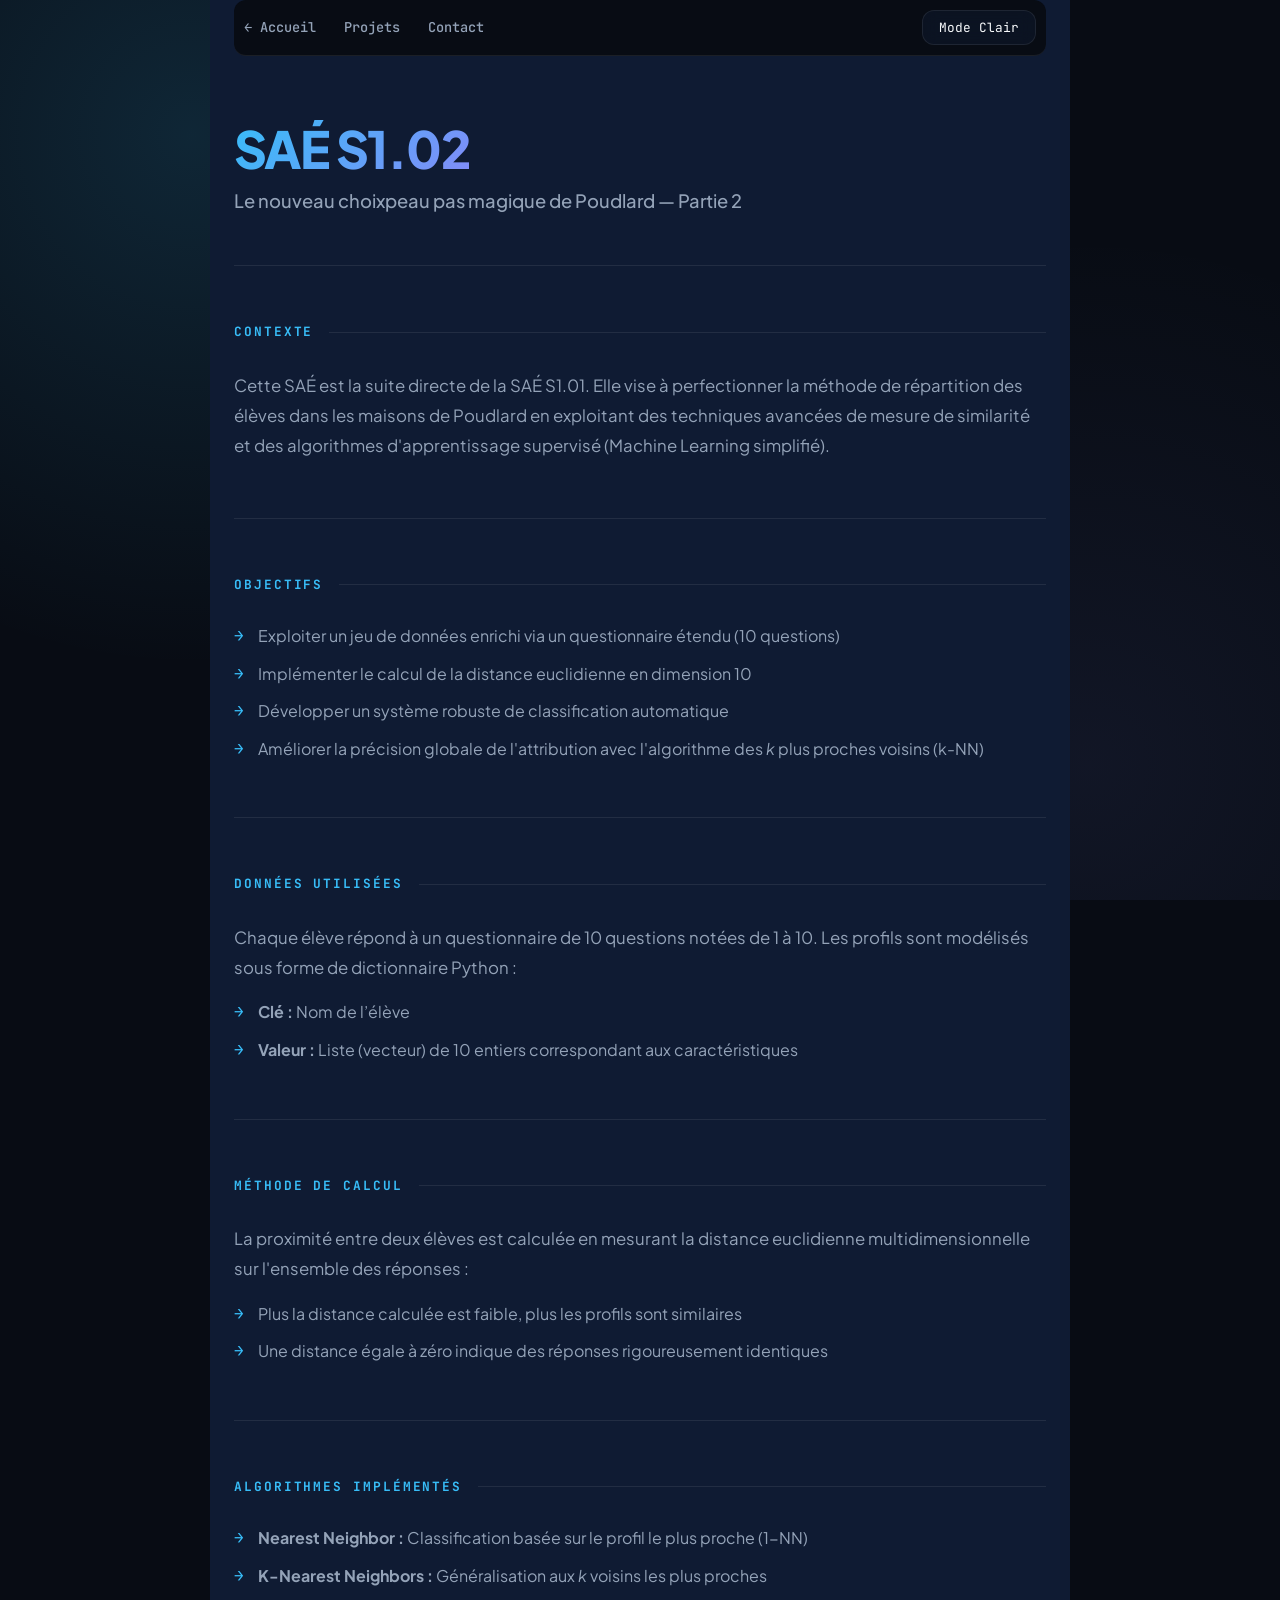
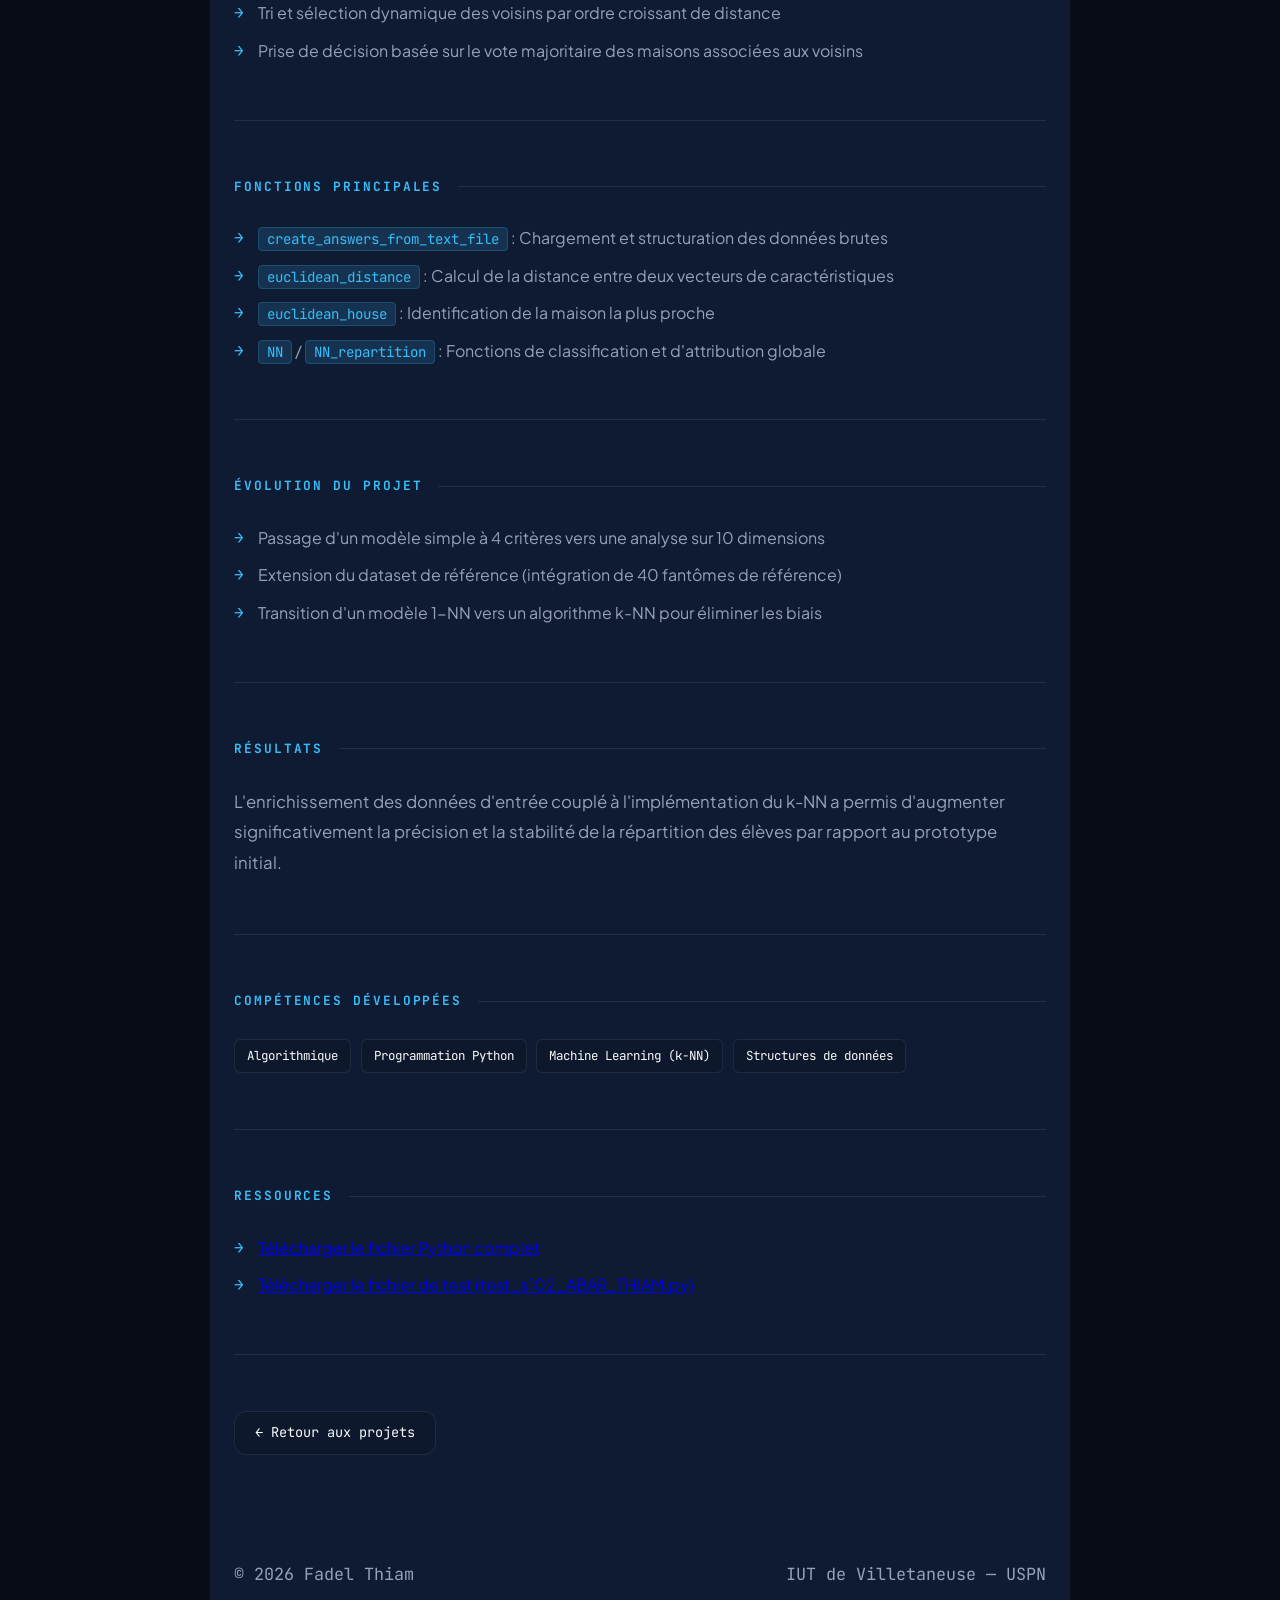
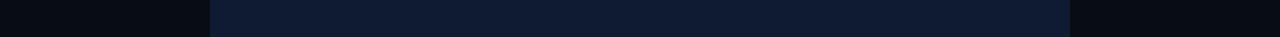
<file: s102.html>
<!DOCTYPE html>
<html lang="fr">
<head>
    <meta charset="UTF-8">
    <meta name="viewport" content="width=device-width, initial-scale=1.0">
    <title>SAE S1.02 — Le nouveau choixpeau pas magique</title>

    <style>
@import url('https://fonts.googleapis.com/css2?family=Plus+Jakarta+Sans:wght@400;500;600;700;800&family=JetBrains+Mono:wght@400;500&display=swap');

/* =====================
   VARIABLES & THEMES
   ===================== */
:root {
  --bg:           #080c14;
  --surface:      rgba(15, 23, 42, 0.65);
  --surface-hover:rgba(30, 41, 59, 0.8);
  --border:       rgba(255, 255, 255, 0.08);
  --border-hover: rgba(56, 189, 248, 0.4);
  
  --text:         #f8fafc;
  --muted:        #94a3b8;
  
  --accent:       #38bdf8;
  --accent-glow:  rgba(56, 189, 248, 0.15);
  --accent-gradient: linear-gradient(135deg, #38bdf8 0%, #818cf8 100%);
  
  --radius:       12px;
  --font-sans:    'Plus Jakarta Sans', -apple-system, sans-serif;
  --font-mono:    'JetBrains Mono', monospace;
}

body.light {
  --bg:           #f1f5f9;
  --surface:      rgba(255, 255, 255, 0.85);
  --surface-hover:rgba(255, 255, 255, 1);
  --border:       rgba(0, 0, 0, 0.08);
  --border-hover: rgba(2, 132, 199, 0.4);
  
  --text:         #0f172a;
  --muted:        #475569;
  
  --accent:       #0284c7;
  --accent-glow:  rgba(2, 132, 199, 0.08);
  --accent-gradient: linear-gradient(135deg, #0284c7 0%, #4f46e5 100%);
}

*, *::before, *::after { box-sizing: border-box; margin: 0; padding: 0; }

html { scroll-behavior: smooth; }

body {
  background: var(--bg);
  color: var(--text);
  font-family: var(--font-sans);
  line-height: 1.6;
  transition: background 0.3s ease, color 0.3s ease;
  min-height: 100vh;
  background-image: 
    radial-gradient(circle at 15% 15%, var(--accent-glow) 0%, transparent 40%),
    radial-gradient(circle at 85% 85%, rgba(129, 140, 248, 0.08) 0%, transparent 40%);
  background-attachment: fixed;
}

:focus-visible {
  outline: 2px solid var(--accent);
  outline-offset: 4px;
}

/* =====================
   LAYOUT
   ===================== */
.container {
  max-width: 860px;
  margin: 0 auto;
  padding: 0 1.5rem;
  background: #0f1b33;
}

body.light .container {
  background: #f8fafc;
}

/* =====================
   NAVBAR
   ===================== */
nav {
  display: flex;
  justify-content: space-between;
  align-items: center;
  padding: 10px;
  position: sticky;
  top: 0;
  background: var(--bg);
  backdrop-filter: blur(12px);
  -webkit-backdrop-filter: blur(12px);
  z-index: 100;
  border-bottom: 1px solid var(--border);
  border-radius: 12px;
}

.nav-links {
  display: flex;
  gap: 1.75rem;
}

nav a {
  font-family: var(--font-mono);
  font-size: 0.85rem;
  color: var(--muted);
  text-decoration: none;
  font-weight: 500;
  transition: color 0.2s;
}

nav a:hover, nav a:focus-visible {
  color: var(--text);
}

#mode {
  font-family: var(--font-mono);
  font-size: 0.8rem;
  padding: 8px 16px;
  border-radius: var(--radius);
  border: 1px solid var(--border);
  background: var(--surface);
  color: var(--text);
  cursor: pointer;
  backdrop-filter: blur(8px);
  transition: all 0.2s ease;
}

#mode:hover {
  border-color: var(--border-hover);
  box-shadow: 0 0 15px var(--accent-glow);
}

/* =====================
   HEADER
   ===================== */
header {
  padding: 4rem 0 3rem;
  border-bottom: 1px solid var(--border);
}

.title-gradient {
  background: var(--accent-gradient);
  -webkit-background-clip: text;
  -webkit-text-fill-color: transparent;
  display: inline-block;
}

header h1 {
  font-size: clamp(2rem, 5vw, 3.2rem);
  font-weight: 800;
  letter-spacing: -0.03em;
  line-height: 1.1;
  margin-bottom: 0.5rem;
}

header .subtitle {
  font-size: 1.15rem;
  color: var(--muted);
  font-weight: 500;
}

/* =====================
   SECTIONS & CONTENT
   ===================== */
section {
  padding: 3.5rem 0;
  border-bottom: 1px solid var(--border);
}

section h2 {
  font-family: var(--font-mono);
  font-size: 0.8rem;
  letter-spacing: 0.15em;
  text-transform: uppercase;
  color: var(--accent);
  margin-bottom: 1.75rem;
  display: flex;
  align-items: center;
  gap: 1rem;
}

section h2::after {
  content: '';
  flex: 1;
  height: 1px;
  background: var(--border);
}

p {
  font-size: 1.05rem;
  color: var(--muted);
  line-height: 1.8;
}

p strong {
  color: var(--text);
}

ul {
  list-style: none;
  display: flex;
  flex-direction: column;
  gap: 0.75rem;
}

ul li {
  font-size: 1rem;
  color: var(--muted);
  position: relative;
  padding-left: 1.5rem;
}

ul li::before {
  content: '→';
  position: absolute;
  left: 0;
  color: var(--accent);
  font-family: var(--font-mono);
}

code {
  font-family: var(--font-mono);
  font-size: 0.88rem;
  color: var(--accent);
  background: var(--accent-glow);
  padding: 2px 8px;
  border-radius: 4px;
  border: 1px solid rgba(56, 189, 248, 0.2);
}

.tags-wrapper {
  display: flex;
  flex-wrap: wrap;
  gap: 0.6rem;
}

.tag {
  font-family: var(--font-mono);
  font-size: 0.78rem;
  padding: 6px 12px;
  border-radius: 6px;
  background: var(--surface);
  border: 1px solid var(--border);
  color: var(--text);
}

/* =====================
   BUTTONS
   ===================== */
.btn-back {
  display: inline-flex;
  align-items: center;
  gap: 0.5rem;
  font-family: var(--font-mono);
  font-size: 0.85rem;
  padding: 10px 20px;
  border-radius: var(--radius);
  background: var(--surface);
  color: var(--text);
  border: 1px solid var(--border);
  text-decoration: none;
  transition: all 0.2s ease;
}

.btn-back:hover {
  border-color: var(--border-hover);
  background: var(--surface-hover);
  box-shadow: 0 4px 15px var(--accent-glow);
}

/* =====================
   FOOTER
   ===================== */
footer {
  padding: 3rem 0;
  display: flex;
  justify-content: space-between;
  align-items: center;
  font-family: var(--font-mono);
  font-size: 0.8rem;
  color: var(--muted);
}

@media (max-width: 640px) {
  footer { flex-direction: column; gap: 1rem; align-items: flex-start; }
}
    </style>
</head>

<body>

<div class="container">
    <nav aria-label="Navigation principale">
        <div class="nav-links">
            <a href="index.html">← Accueil</a>
            <a href="index.html#projects">Projets</a>
            <a href="index.html#contact">Contact</a>
        </div>
        <button id="mode" aria-label="Changer le thème">Mode Clair</button>
    </nav>

    <header>
        <h1><span class="title-gradient">SAÉ S1.02</span></h1>
        <p class="subtitle">Le nouveau choixpeau pas magique de Poudlard — Partie 2</p>
    </header>

    <main>
        <section id="contexte">
            <h2>Contexte</h2>
            <p>
                Cette SAÉ est la suite directe de la SAÉ S1.01. Elle vise à perfectionner la méthode de répartition des élèves dans les maisons de Poudlard en exploitant des techniques avancées de mesure de similarité et des algorithmes d'apprentissage supervisé (Machine Learning simplifié).
            </p>
        </section>

        <section id="objectifs">
            <h2>Objectifs</h2>
            <ul>
                <li>Exploiter un jeu de données enrichi via un questionnaire étendu (10 questions)</li>
                <li>Implémenter le calcul de la distance euclidienne en dimension 10</li>
                <li>Développer un système robuste de classification automatique</li>
                <li>Améliorer la précision globale de l'attribution avec l'algorithme des <em>k</em> plus proches voisins (k-NN)</li>
            </ul>
        </section>

        <section id="donnees">
            <h2>Données utilisées</h2>
            <p style="margin-bottom: 1rem;">
                Chaque élève répond à un questionnaire de 10 questions notées de 1 à 10. Les profils sont modélisés sous forme de dictionnaire Python :
            </p>
            <ul>
                <li><strong>Clé :</strong> Nom de l’élève</li>
                <li><strong>Valeur :</strong> Liste (vecteur) de 10 entiers correspondant aux caractéristiques</li>
            </ul>
        </section>

        <section id="calcul">
            <h2>Méthode de calcul</h2>
            <p style="margin-bottom: 1rem;">
                La proximité entre deux élèves est calculée en mesurant la distance euclidienne multidimensionnelle sur l'ensemble des réponses :
            </p>
            <ul>
                <li>Plus la distance calculée est faible, plus les profils sont similaires</li>
                <li>Une distance égale à zéro indique des réponses rigoureusement identiques</li>
            </ul>
        </section>

        <section id="algorithmes">
            <h2>Algorithmes implémentés</h2>
            <ul>
                <li><strong>Nearest Neighbor :</strong> Classification basée sur le profil le plus proche (1-NN)</li>
                <li><strong>K-Nearest Neighbors :</strong> Généralisation aux <em>k</em> voisins les plus proches</li>
                <li>Tri et sélection dynamique des voisins par ordre croissant de distance</li>
                <li>Prise de décision basée sur le vote majoritaire des maisons associées aux voisins</li>
            </ul>
        </section>

        <section id="fonctions">
            <h2>Fonctions principales</h2>
            <ul>
                <li><code>create_answers_from_text_file</code> : Chargement et structuration des données brutes</li>
                <li><code>euclidean_distance</code> : Calcul de la distance entre deux vecteurs de caractéristiques</li>
                <li><code>euclidean_house</code> : Identification de la maison la plus proche</li>
                <li><code>NN</code> / <code>NN_repartition</code> : Fonctions de classification et d'attribution globale</li>
            </ul>
        </section>

        <section id="evolution">
            <h2>Évolution du projet</h2>
            <ul>
                <li>Passage d'un modèle simple à 4 critères vers une analyse sur 10 dimensions</li>
                <li>Extension du dataset de référence (intégration de 40 fantômes de référence)</li>
                <li>Transition d'un modèle 1-NN vers un algorithme k-NN pour éliminer les biais</li>
            </ul>
        </section>

        <section id="resultats">
            <h2>Résultats</h2>
            <p>
                L'enrichissement des données d'entrée couplé à l'implémentation du k-NN a permis d'augmenter significativement la précision et la stabilité de la répartition des élèves par rapport au prototype initial.
            </p>
        </section>

        <section id="competences">
            <h2>Compétences développées</h2>
            <div class="tags-wrapper">
                <span class="tag">Algorithmique</span>
                <span class="tag">Programmation Python</span>
                <span class="tag">Machine Learning (k-NN)</span>
                <span class="tag">Structures de données</span>
            </div>
        </section>
        <section id="ressources">
            <h2>Ressources</h2>
            <ul>
                <li><a href="fichiers/s102_ABAR_THIAM.py" download>Télécharger le fichier Python complet</a></li>
                <li><a href="fichiers/test_s102_ABAR_THIAM.py" download>Télécharger le fichier de test (test_s102_ABAR_THIAM.py)</a></li>
            </ul>
        </section>
        <section id="retour" style="border-bottom: none;">
            <a href="index.html#projects" class="btn-back">← Retour aux projets</a>
        </section>
    </main>

    <footer>
        <p>© 2026 Fadel Thiam</p>
        <p>IUT de Villetaneuse — USPN</p>
    </footer>
</div>

<script>
  const modeButton = document.getElementById('mode');

  const savedTheme = localStorage.getItem('theme');
  if (savedTheme === 'light') {
    document.body.classList.add('light');
    modeButton.textContent = 'Mode Sombre';
  }

  modeButton.addEventListener('click', () => {
    const isLight = document.body.classList.toggle('light');
    modeButton.textContent = isLight ? 'Mode Sombre' : 'Mode Clair';
    localStorage.setItem('theme', isLight ? 'light' : 'dark');
  });
</script>

</body>
</html>
</file>
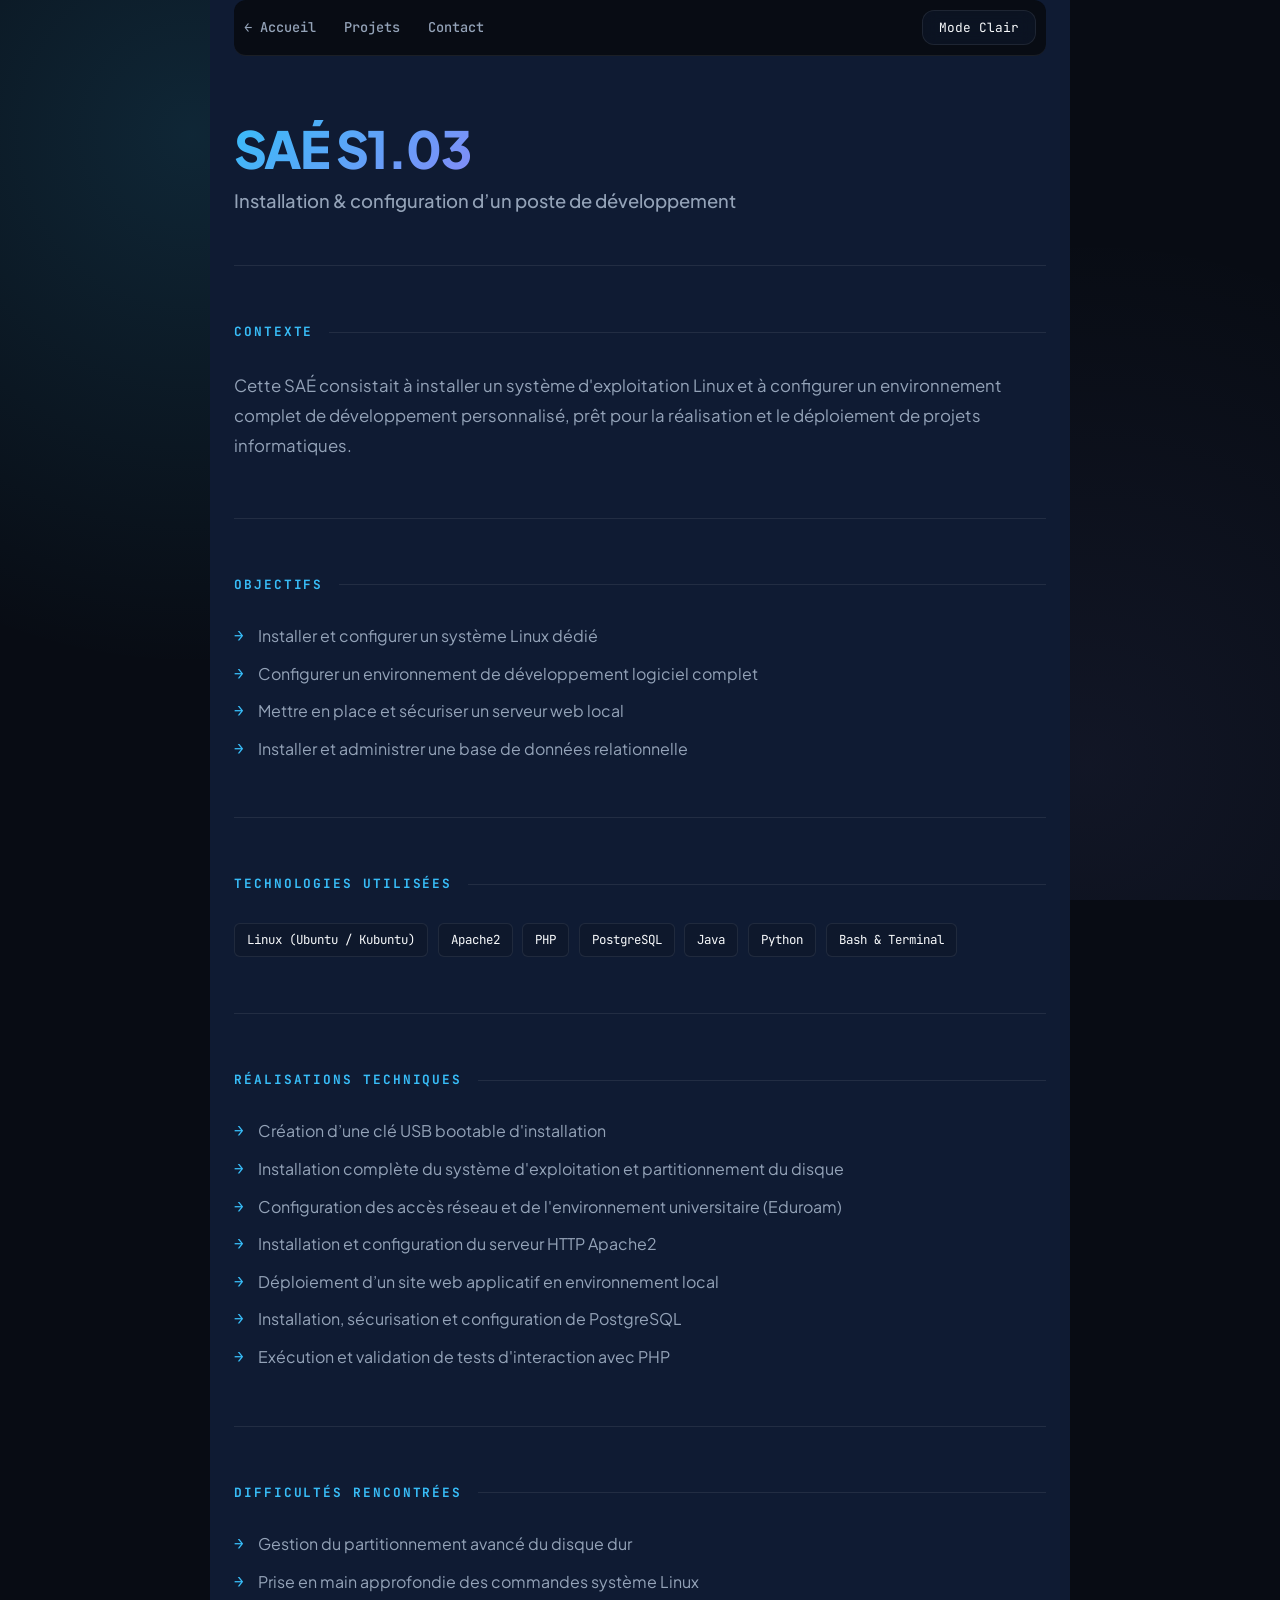
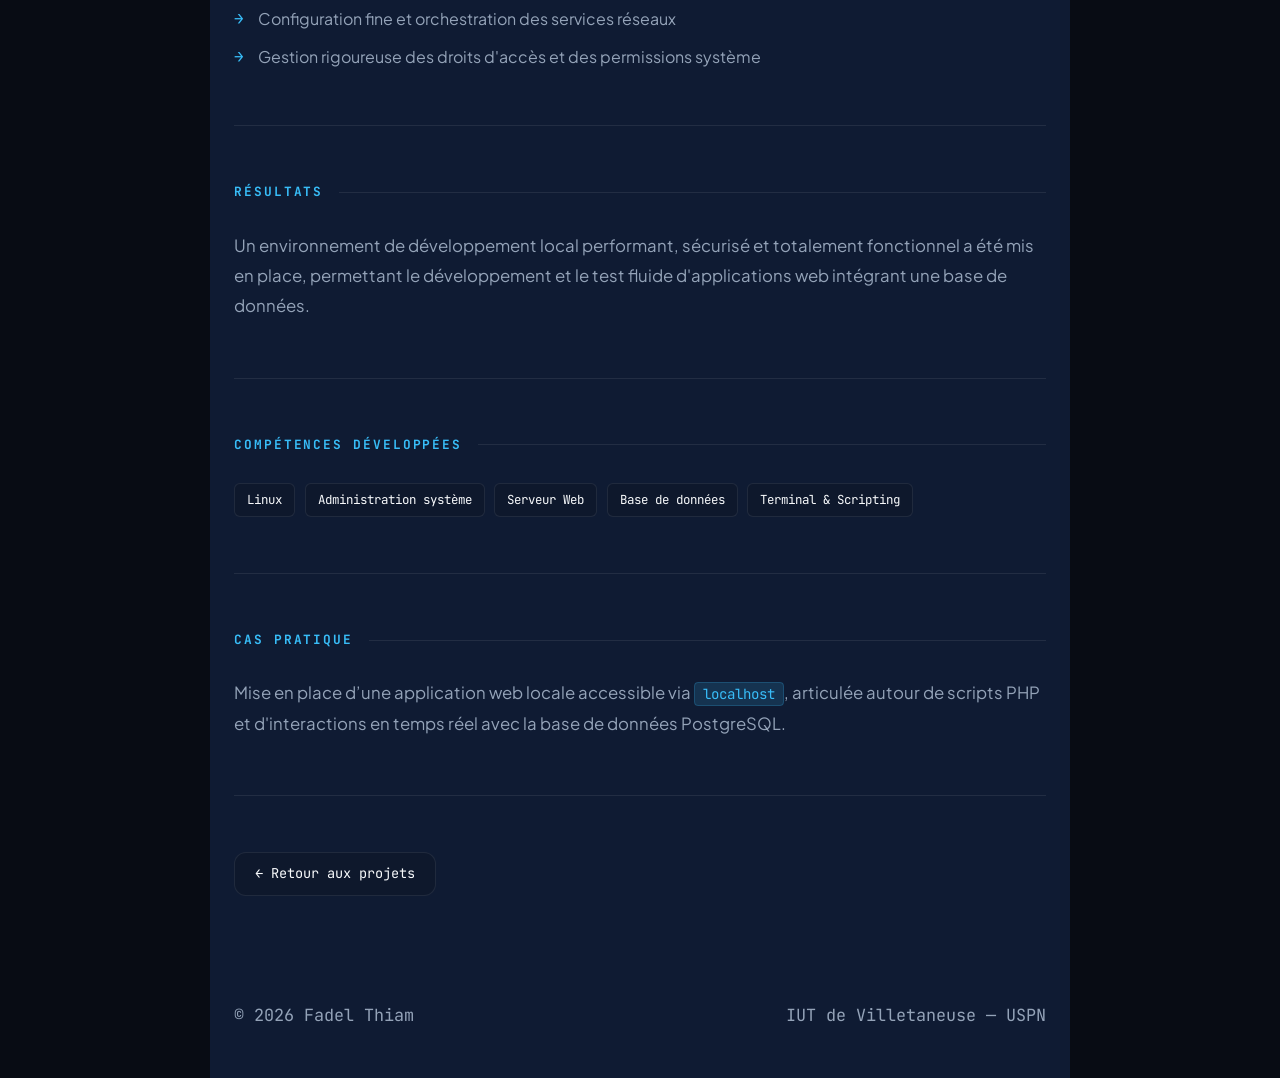
<file: s103.html>
<!DOCTYPE html>
<html lang="fr">
<head>
    <meta charset="UTF-8">
    <meta name="viewport" content="width=device-width, initial-scale=1.0">
    <title>SAE S1.03 — Installation d’un poste de développement</title>

    <style>
@import url('https://fonts.googleapis.com/css2?family=Plus+Jakarta+Sans:wght@400;500;600;700;800&family=JetBrains+Mono:wght@400;500&display=swap');

/* =====================
   VARIABLES & THEMES
   ===================== */
:root {
  --bg:           #080c14;
  --surface:      rgba(15, 23, 42, 0.65);
  --surface-hover:rgba(30, 41, 59, 0.8);
  --border:       rgba(255, 255, 255, 0.08);
  --border-hover: rgba(56, 189, 248, 0.4);
  
  --text:         #f8fafc;
  --muted:        #94a3b8;
  
  --accent:       #38bdf8;
  --accent-glow:  rgba(56, 189, 248, 0.15);
  --accent-gradient: linear-gradient(135deg, #38bdf8 0%, #818cf8 100%);
  
  --radius:       12px;
  --font-sans:    'Plus Jakarta Sans', -apple-system, sans-serif;
  --font-mono:    'JetBrains Mono', monospace;
}

body.light {
  --bg:           #f1f5f9;
  --surface:      rgba(255, 255, 255, 0.85);
  --surface-hover:rgba(255, 255, 255, 1);
  --border:       rgba(0, 0, 0, 0.08);
  --border-hover: rgba(2, 132, 199, 0.4);
  
  --text:         #0f172a;
  --muted:        #475569;
  
  --accent:       #0284c7;
  --accent-glow:  rgba(2, 132, 199, 0.08);
  --accent-gradient: linear-gradient(135deg, #0284c7 0%, #4f46e5 100%);
}

*, *::before, *::after { box-sizing: border-box; margin: 0; padding: 0; }

html { scroll-behavior: smooth; }

body {
  background: var(--bg);
  color: var(--text);
  font-family: var(--font-sans);
  line-height: 1.6;
  transition: background 0.3s ease, color 0.3s ease;
  min-height: 100vh;
  background-image: 
    radial-gradient(circle at 15% 15%, var(--accent-glow) 0%, transparent 40%),
    radial-gradient(circle at 85% 85%, rgba(129, 140, 248, 0.08) 0%, transparent 40%);
  background-attachment: fixed;
}

:focus-visible {
  outline: 2px solid var(--accent);
  outline-offset: 4px;
}

/* =====================
   LAYOUT
   ===================== */
.container {
  max-width: 860px;
  margin: 0 auto;
  padding: 0 1.5rem;
  background: #0f1b33;
}

body.light .container {
  background: #f8fafc;
}

/* =====================
   NAVBAR
   ===================== */
nav {
  display: flex;
  justify-content: space-between;
  align-items: center;
  padding: 10px;
  position: sticky;
  top: 0;
  background: var(--bg);
  backdrop-filter: blur(12px);
  -webkit-backdrop-filter: blur(12px);
  z-index: 100;
  border-bottom: 1px solid var(--border);
  border-radius: 12px;
}

.nav-links {
  display: flex;
  gap: 1.75rem;
}

nav a {
  font-family: var(--font-mono);
  font-size: 0.85rem;
  color: var(--muted);
  text-decoration: none;
  font-weight: 500;
  transition: color 0.2s;
}

nav a:hover, nav a:focus-visible {
  color: var(--text);
}

#mode {
  font-family: var(--font-mono);
  font-size: 0.8rem;
  padding: 8px 16px;
  border-radius: var(--radius);
  border: 1px solid var(--border);
  background: var(--surface);
  color: var(--text);
  cursor: pointer;
  backdrop-filter: blur(8px);
  transition: all 0.2s ease;
}

#mode:hover {
  border-color: var(--border-hover);
  box-shadow: 0 0 15px var(--accent-glow);
}

/* =====================
   HEADER
   ===================== */
header {
  padding: 4rem 0 3rem;
  border-bottom: 1px solid var(--border);
}

.title-gradient {
  background: var(--accent-gradient);
  -webkit-background-clip: text;
  -webkit-text-fill-color: transparent;
  display: inline-block;
}

header h1 {
  font-size: clamp(2rem, 5vw, 3.2rem);
  font-weight: 800;
  letter-spacing: -0.03em;
  line-height: 1.1;
  margin-bottom: 0.5rem;
}

header .subtitle {
  font-size: 1.15rem;
  color: var(--muted);
  font-weight: 500;
}

/* =====================
   SECTIONS & CONTENT
   ===================== */
section {
  padding: 3.5rem 0;
  border-bottom: 1px solid var(--border);
}

section h2 {
  font-family: var(--font-mono);
  font-size: 0.8rem;
  letter-spacing: 0.15em;
  text-transform: uppercase;
  color: var(--accent);
  margin-bottom: 1.75rem;
  display: flex;
  align-items: center;
  gap: 1rem;
}

section h2::after {
  content: '';
  flex: 1;
  height: 1px;
  background: var(--border);
}

p {
  font-size: 1.05rem;
  color: var(--muted);
  line-height: 1.8;
}

p strong {
  color: var(--text);
}

ul {
  list-style: none;
  display: flex;
  flex-direction: column;
  gap: 0.75rem;
}

ul li {
  font-size: 1rem;
  color: var(--muted);
  position: relative;
  padding-left: 1.5rem;
}

ul li::before {
  content: '→';
  position: absolute;
  left: 0;
  color: var(--accent);
  font-family: var(--font-mono);
}

code {
  font-family: var(--font-mono);
  font-size: 0.88rem;
  color: var(--accent);
  background: var(--accent-glow);
  padding: 2px 8px;
  border-radius: 4px;
  border: 1px solid rgba(56, 189, 248, 0.2);
}

.tags-wrapper {
  display: flex;
  flex-wrap: wrap;
  gap: 0.6rem;
}

.tag {
  font-family: var(--font-mono);
  font-size: 0.78rem;
  padding: 6px 12px;
  border-radius: 6px;
  background: var(--surface);
  border: 1px solid var(--border);
  color: var(--text);
}

/* =====================
   BUTTONS
   ===================== */
.btn-back {
  display: inline-flex;
  align-items: center;
  gap: 0.5rem;
  font-family: var(--font-mono);
  font-size: 0.85rem;
  padding: 10px 20px;
  border-radius: var(--radius);
  background: var(--surface);
  color: var(--text);
  border: 1px solid var(--border);
  text-decoration: none;
  transition: all 0.2s ease;
}

.btn-back:hover {
  border-color: var(--border-hover);
  background: var(--surface-hover);
  box-shadow: 0 4px 15px var(--accent-glow);
}

/* =====================
   FOOTER
   ===================== */
footer {
  padding: 3rem 0;
  display: flex;
  justify-content: space-between;
  align-items: center;
  font-family: var(--font-mono);
  font-size: 0.8rem;
  color: var(--muted);
}

@media (max-width: 640px) {
  footer { flex-direction: column; gap: 1rem; align-items: flex-start; }
}
    </style>
</head>

<body>

<div class="container">
    <nav aria-label="Navigation principale">
        <div class="nav-links">
            <a href="index.html">← Accueil</a>
            <a href="index.html#projects">Projets</a>
            <a href="index.html#contact">Contact</a>
        </div>
        <button id="mode" aria-label="Changer le thème">Mode Clair</button>
    </nav>

    <header>
        <h1><span class="title-gradient">SAÉ S1.03</span></h1>
        <p class="subtitle">Installation & configuration d’un poste de développement</p>
    </header>

    <main>
        <section id="contexte">
            <h2>Contexte</h2>
            <p>
                Cette SAÉ consistait à installer un système d'exploitation Linux et à configurer un environnement complet de développement personnalisé, prêt pour la réalisation et le déploiement de projets informatiques.
            </p>
        </section>

        <section id="objectifs">
            <h2>Objectifs</h2>
            <ul>
                <li>Installer et configurer un système Linux dédié</li>
                <li>Configurer un environnement de développement logiciel complet</li>
                <li>Mettre en place et sécuriser un serveur web local</li>
                <li>Installer et administrer une base de données relationnelle</li>
            </ul>
        </section>

        <section id="technologies">
            <h2>Technologies utilisées</h2>
            <div class="tags-wrapper">
                <span class="tag">Linux (Ubuntu / Kubuntu)</span>
                <span class="tag">Apache2</span>
                <span class="tag">PHP</span>
                <span class="tag">PostgreSQL</span>
                <span class="tag">Java</span>
                <span class="tag">Python</span>
                <span class="tag">Bash & Terminal</span>
            </div>
        </section>

        <section id="realisations">
            <h2>Réalisations techniques</h2>
            <ul>
                <li>Création d’une clé USB bootable d'installation</li>
                <li>Installation complète du système d'exploitation et partitionnement du disque</li>
                <li>Configuration des accès réseau et de l'environnement universitaire (Eduroam)</li>
                <li>Installation et configuration du serveur HTTP Apache2</li>
                <li>Déploiement d’un site web applicatif en environnement local</li>
                <li>Installation, sécurisation et configuration de PostgreSQL</li>
                <li>Exécution et validation de tests d'interaction avec PHP</li>
            </ul>
        </section>

        <section id="difficultes">
            <h2>Difficultés rencontrées</h2>
            <ul>
                <li>Gestion du partitionnement avancé du disque dur</li>
                <li>Prise en main approfondie des commandes système Linux</li>
                <li>Configuration fine et orchestration des services réseaux</li>
                <li>Gestion rigoureuse des droits d'accès et des permissions système</li>
            </ul>
        </section>

        <section id="resultats">
            <h2>Résultats</h2>
            <p>
                Un environnement de développement local performant, sécurisé et totalement fonctionnel a été mis en place, permettant le développement et le test fluide d'applications web intégrant une base de données.
            </p>
        </section>

        <section id="competences">
            <h2>Compétences développées</h2>
            <div class="tags-wrapper">
                <span class="tag">Linux</span>
                <span class="tag">Administration système</span>
                <span class="tag">Serveur Web</span>
                <span class="tag">Base de données</span>
                <span class="tag">Terminal & Scripting</span>
            </div>
        </section>

        <section id="exemple">
            <h2>Cas pratique</h2>
            <p>
                Mise en place d’une application web locale accessible via <code>localhost</code>, articulée autour de scripts PHP et d'interactions en temps réel avec la base de données PostgreSQL.
            </p>
        </section>

        <section id="retour" style="border-bottom: none;">
            <a href="index.html#projects" class="btn-back">← Retour aux projets</a>
        </section>
    </main>

    <footer>
        <p>© 2026 Fadel Thiam</p>
        <p>IUT de Villetaneuse — USPN</p>
    </footer>
</div>

<script>
  const modeButton = document.getElementById('mode');

  const savedTheme = localStorage.getItem('theme');
  if (savedTheme === 'light') {
    document.body.classList.add('light');
    modeButton.textContent = 'Mode Sombre';
  }

  modeButton.addEventListener('click', () => {
    const isLight = document.body.classList.toggle('light');
    modeButton.textContent = isLight ? 'Mode Sombre' : 'Mode Clair';
    localStorage.setItem('theme', isLight ? 'light' : 'dark');
  });
</script>

</body>
</html>
</file>
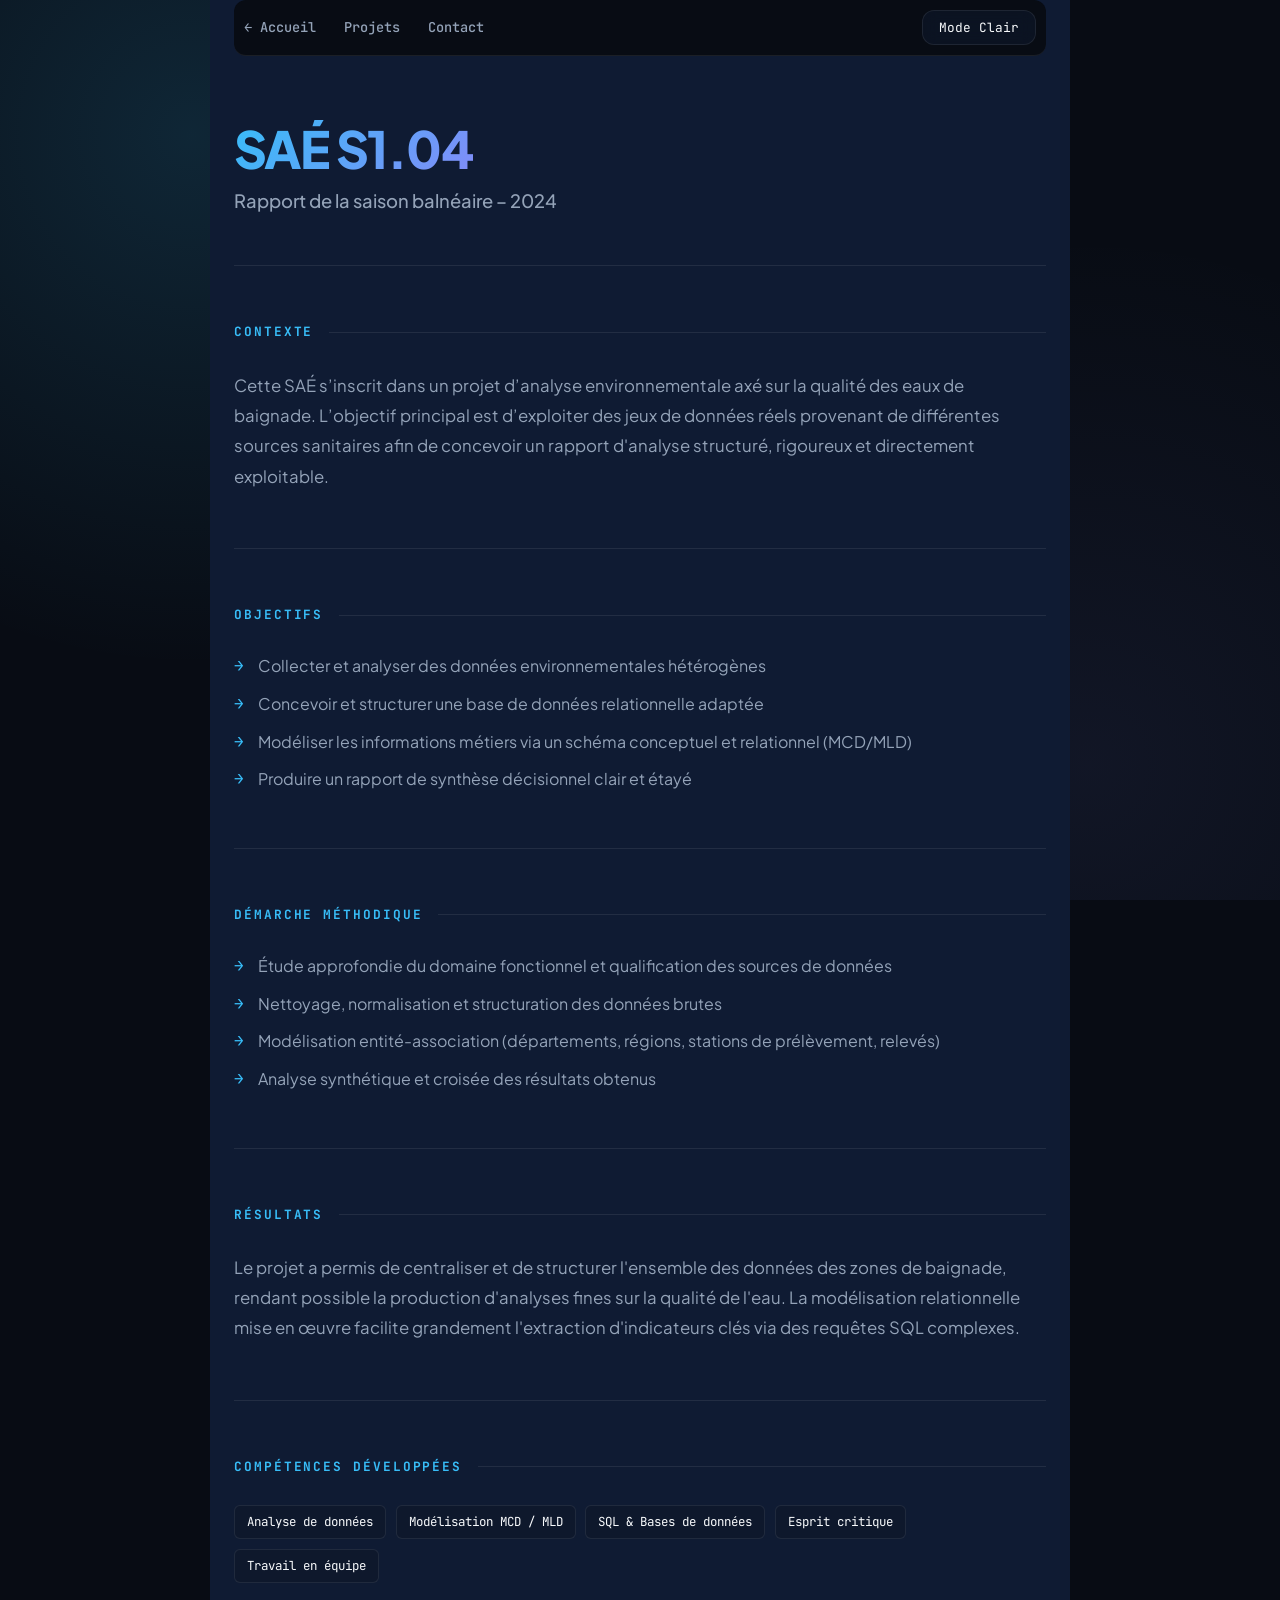
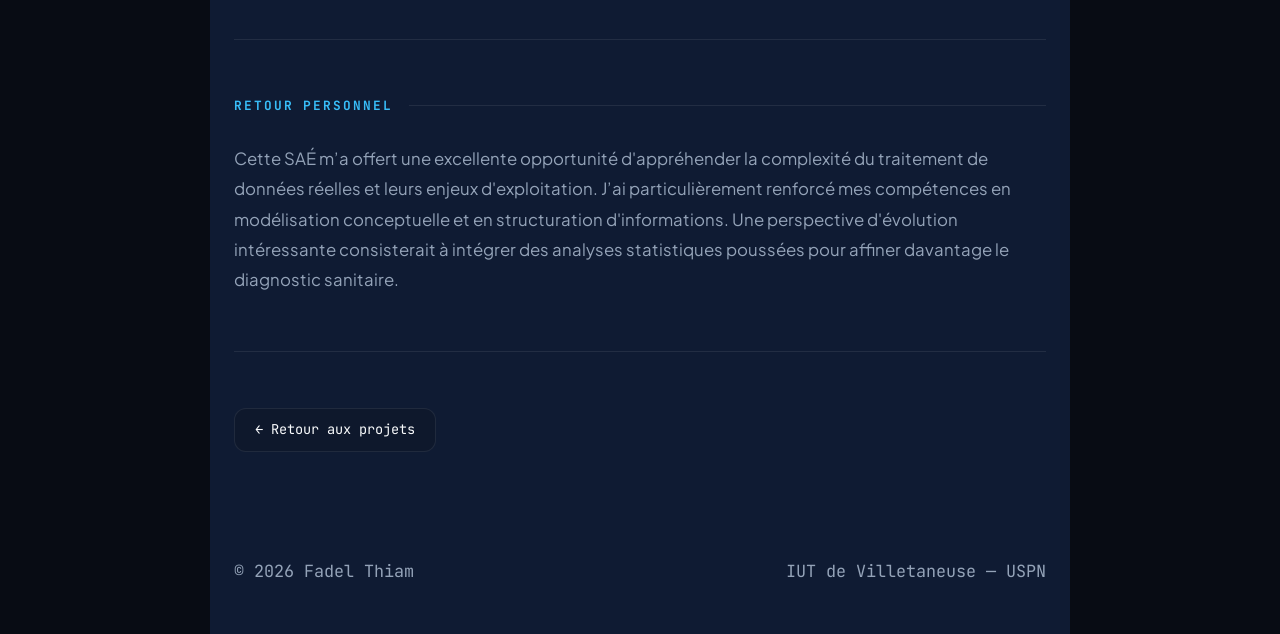
<file: s104.html>
<!DOCTYPE html>
<html lang="fr">
<head>
    <meta charset="UTF-8">
    <meta name="viewport" content="width=device-width, initial-scale=1.0">
    <title>SAE S1.04 — Rapport de la saison balnéaire</title>

    <style>
@import url('https://fonts.googleapis.com/css2?family=Plus+Jakarta+Sans:wght@400;500;600;700;800&family=JetBrains+Mono:wght@400;500&display=swap');

/* =====================
   VARIABLES & THEMES
   ===================== */
:root {
  --bg:           #080c14;
  --surface:      rgba(15, 23, 42, 0.65);
  --surface-hover:rgba(30, 41, 59, 0.8);
  --border:       rgba(255, 255, 255, 0.08);
  --border-hover: rgba(56, 189, 248, 0.4);
  
  --text:         #f8fafc;
  --muted:        #94a3b8;
  
  --accent:       #38bdf8;
  --accent-glow:  rgba(56, 189, 248, 0.15);
  --accent-gradient: linear-gradient(135deg, #38bdf8 0%, #818cf8 100%);
  
  --radius:       12px;
  --font-sans:    'Plus Jakarta Sans', -apple-system, sans-serif;
  --font-mono:    'JetBrains Mono', monospace;
}

body.light {
  --bg:           #f1f5f9;
  --surface:      rgba(255, 255, 255, 0.85);
  --surface-hover:rgba(255, 255, 255, 1);
  --border:       rgba(0, 0, 0, 0.08);
  --border-hover: rgba(2, 132, 199, 0.4);
  
  --text:         #0f172a;
  --muted:        #475569;
  
  --accent:       #0284c7;
  --accent-glow:  rgba(2, 132, 199, 0.08);
  --accent-gradient: linear-gradient(135deg, #0284c7 0%, #4f46e5 100%);
}

*, *::before, *::after { box-sizing: border-box; margin: 0; padding: 0; }

html { scroll-behavior: smooth; }

body {
  background: var(--bg);
  color: var(--text);
  font-family: var(--font-sans);
  line-height: 1.6;
  transition: background 0.3s ease, color 0.3s ease;
  min-height: 100vh;
  background-image: 
    radial-gradient(circle at 15% 15%, var(--accent-glow) 0%, transparent 40%),
    radial-gradient(circle at 85% 85%, rgba(129, 140, 248, 0.08) 0%, transparent 40%);
  background-attachment: fixed;
}

:focus-visible {
  outline: 2px solid var(--accent);
  outline-offset: 4px;
}

/* =====================
   LAYOUT
   ===================== */
.container {
  max-width: 860px;
  margin: 0 auto;
  padding: 0 1.5rem;
  background: #0f1b33;
}

body.light .container {
  background: #f8fafc;
}

/* =====================
   NAVBAR
   ===================== */
nav {
  display: flex;
  justify-content: space-between;
  align-items: center;
  padding: 10px;
  position: sticky;
  top: 0;
  background: var(--bg);
  backdrop-filter: blur(12px);
  -webkit-backdrop-filter: blur(12px);
  z-index: 100;
  border-bottom: 1px solid var(--border);
  border-radius: 12px;
}

.nav-links {
  display: flex;
  gap: 1.75rem;
}

nav a {
  font-family: var(--font-mono);
  font-size: 0.85rem;
  color: var(--muted);
  text-decoration: none;
  font-weight: 500;
  transition: color 0.2s;
}

nav a:hover, nav a:focus-visible {
  color: var(--text);
}

#mode {
  font-family: var(--font-mono);
  font-size: 0.8rem;
  padding: 8px 16px;
  border-radius: var(--radius);
  border: 1px solid var(--border);
  background: var(--surface);
  color: var(--text);
  cursor: pointer;
  backdrop-filter: blur(8px);
  transition: all 0.2s ease;
}

#mode:hover {
  border-color: var(--border-hover);
  box-shadow: 0 0 15px var(--accent-glow);
}

/* =====================
   HEADER
   ===================== */
header {
  padding: 4rem 0 3rem;
  border-bottom: 1px solid var(--border);
}

.title-gradient {
  background: var(--accent-gradient);
  -webkit-background-clip: text;
  -webkit-text-fill-color: transparent;
  display: inline-block;
}

header h1 {
  font-size: clamp(2rem, 5vw, 3.2rem);
  font-weight: 800;
  letter-spacing: -0.03em;
  line-height: 1.1;
  margin-bottom: 0.5rem;
}

header .subtitle {
  font-size: 1.15rem;
  color: var(--muted);
  font-weight: 500;
}

/* =====================
   SECTIONS & CONTENT
   ===================== */
section {
  padding: 3.5rem 0;
  border-bottom: 1px solid var(--border);
}

section h2 {
  font-family: var(--font-mono);
  font-size: 0.8rem;
  letter-spacing: 0.15em;
  text-transform: uppercase;
  color: var(--accent);
  margin-bottom: 1.75rem;
  display: flex;
  align-items: center;
  gap: 1rem;
}

section h2::after {
  content: '';
  flex: 1;
  height: 1px;
  background: var(--border);
}

p {
  font-size: 1.05rem;
  color: var(--muted);
  line-height: 1.8;
}

p strong {
  color: var(--text);
}

ul {
  list-style: none;
  display: flex;
  flex-direction: column;
  gap: 0.75rem;
}

ul li {
  font-size: 1rem;
  color: var(--muted);
  position: relative;
  padding-left: 1.5rem;
}

ul li::before {
  content: '→';
  position: absolute;
  left: 0;
  color: var(--accent);
  font-family: var(--font-mono);
}

code {
  font-family: var(--font-mono);
  font-size: 0.88rem;
  color: var(--accent);
  background: var(--accent-glow);
  padding: 2px 8px;
  border-radius: 4px;
  border: 1px solid rgba(56, 189, 248, 0.2);
}

.tags-wrapper {
  display: flex;
  flex-wrap: wrap;
  gap: 0.6rem;
}

.tag {
  font-family: var(--font-mono);
  font-size: 0.78rem;
  padding: 6px 12px;
  border-radius: 6px;
  background: var(--surface);
  border: 1px solid var(--border);
  color: var(--text);
}

/* =====================
   BUTTONS
   ===================== */
.btn-back {
  display: inline-flex;
  align-items: center;
  gap: 0.5rem;
  font-family: var(--font-mono);
  font-size: 0.85rem;
  padding: 10px 20px;
  border-radius: var(--radius);
  background: var(--surface);
  color: var(--text);
  border: 1px solid var(--border);
  text-decoration: none;
  transition: all 0.2s ease;
}

.btn-back:hover {
  border-color: var(--border-hover);
  background: var(--surface-hover);
  box-shadow: 0 4px 15px var(--accent-glow);
}

/* =====================
   FOOTER
   ===================== */
footer {
  padding: 3rem 0;
  display: flex;
  justify-content: space-between;
  align-items: center;
  font-family: var(--font-mono);
  font-size: 0.8rem;
  color: var(--muted);
}

@media (max-width: 640px) {
  footer { flex-direction: column; gap: 1rem; align-items: flex-start; }
}
    </style>
</head>

<body>

<div class="container">
    <nav aria-label="Navigation principale">
        <div class="nav-links">
            <a href="index.html">← Accueil</a>
            <a href="index.html#projects">Projets</a>
            <a href="index.html#contact">Contact</a>
        </div>
        <button id="mode" aria-label="Changer le thème">Mode Clair</button>
    </nav>

    <header>
        <h1><span class="title-gradient">SAÉ S1.04</span></h1>
        <p class="subtitle">Rapport de la saison balnéaire – 2024</p>
    </header>

    <main>
        <section id="contexte">
            <h2>Contexte</h2>
            <p>
                Cette SAÉ s’inscrit dans un projet d’analyse environnementale axé sur la qualité des eaux de baignade. L’objectif principal est d’exploiter des jeux de données réels provenant de différentes sources sanitaires afin de concevoir un rapport d'analyse structuré, rigoureux et directement exploitable.
            </p>
        </section>

        <section id="objectifs">
            <h2>Objectifs</h2>
            <ul>
                <li>Collecter et analyser des données environnementales hétérogènes</li>
                <li>Concevoir et structurer une base de données relationnelle adaptée</li>
                <li>Modéliser les informations métiers via un schéma conceptuel et relationnel (MCD/MLD)</li>
                <li>Produire un rapport de synthèse décisionnel clair et étayé</li>
            </ul>
        </section>

        <section id="demarche">
            <h2>Démarche méthodique</h2>
            <ul>
                <li>Étude approfondie du domaine fonctionnel et qualification des sources de données</li>
                <li>Nettoyage, normalisation et structuration des données brutes</li>
                <li>Modélisation entité-association (départements, régions, stations de prélèvement, relevés)</li>
                <li>Analyse synthétique et croisée des résultats obtenus</li>
            </ul>
        </section>

        <section id="resultats">
            <h2>Résultats</h2>
            <p>
                Le projet a permis de centraliser et de structurer l'ensemble des données des zones de baignade, rendant possible la production d'analyses fines sur la qualité de l'eau. La modélisation relationnelle mise en œuvre facilite grandement l'extraction d'indicateurs clés via des requêtes SQL complexes.
            </p>
        </section>

        <section id="competences">
            <h2>Compétences développées</h2>
            <div class="tags-wrapper">
                <span class="tag">Analyse de données</span>
                <span class="tag">Modélisation MCD / MLD</span>
                <span class="tag">SQL & Bases de données</span>
                <span class="tag">Esprit critique</span>
                <span class="tag">Travail en équipe</span>
            </div>
        </section>

        <section id="retour">
            <h2>Retour personnel</h2>
            <p>
                Cette SAÉ m’a offert une excellente opportunité d'appréhender la complexité du traitement de données réelles et leurs enjeux d'exploitation. J’ai particulièrement renforcé mes compétences en modélisation conceptuelle et en structuration d'informations. Une perspective d'évolution intéressante consisterait à intégrer des analyses statistiques poussées pour affiner davantage le diagnostic sanitaire.
            </p>
        </section>

        <section id="retour-bouton" style="border-bottom: none;">
            <a href="index.html#projects" class="btn-back">← Retour aux projets</a>
        </section>
    </main>

    <footer>
        <p>© 2026 Fadel Thiam</p>
        <p>IUT de Villetaneuse — USPN</p>
    </footer>
</div>

<script>
  const modeButton = document.getElementById('mode');

  const savedTheme = localStorage.getItem('theme');
  if (savedTheme === 'light') {
    document.body.classList.add('light');
    modeButton.textContent = 'Mode Sombre';
  }

  modeButton.addEventListener('click', () => {
    const isLight = document.body.classList.toggle('light');
    modeButton.textContent = isLight ? 'Mode Sombre' : 'Mode Clair';
    localStorage.setItem('theme', isLight ? 'light' : 'dark');
  });
</script>

</body>
</html>
</file>
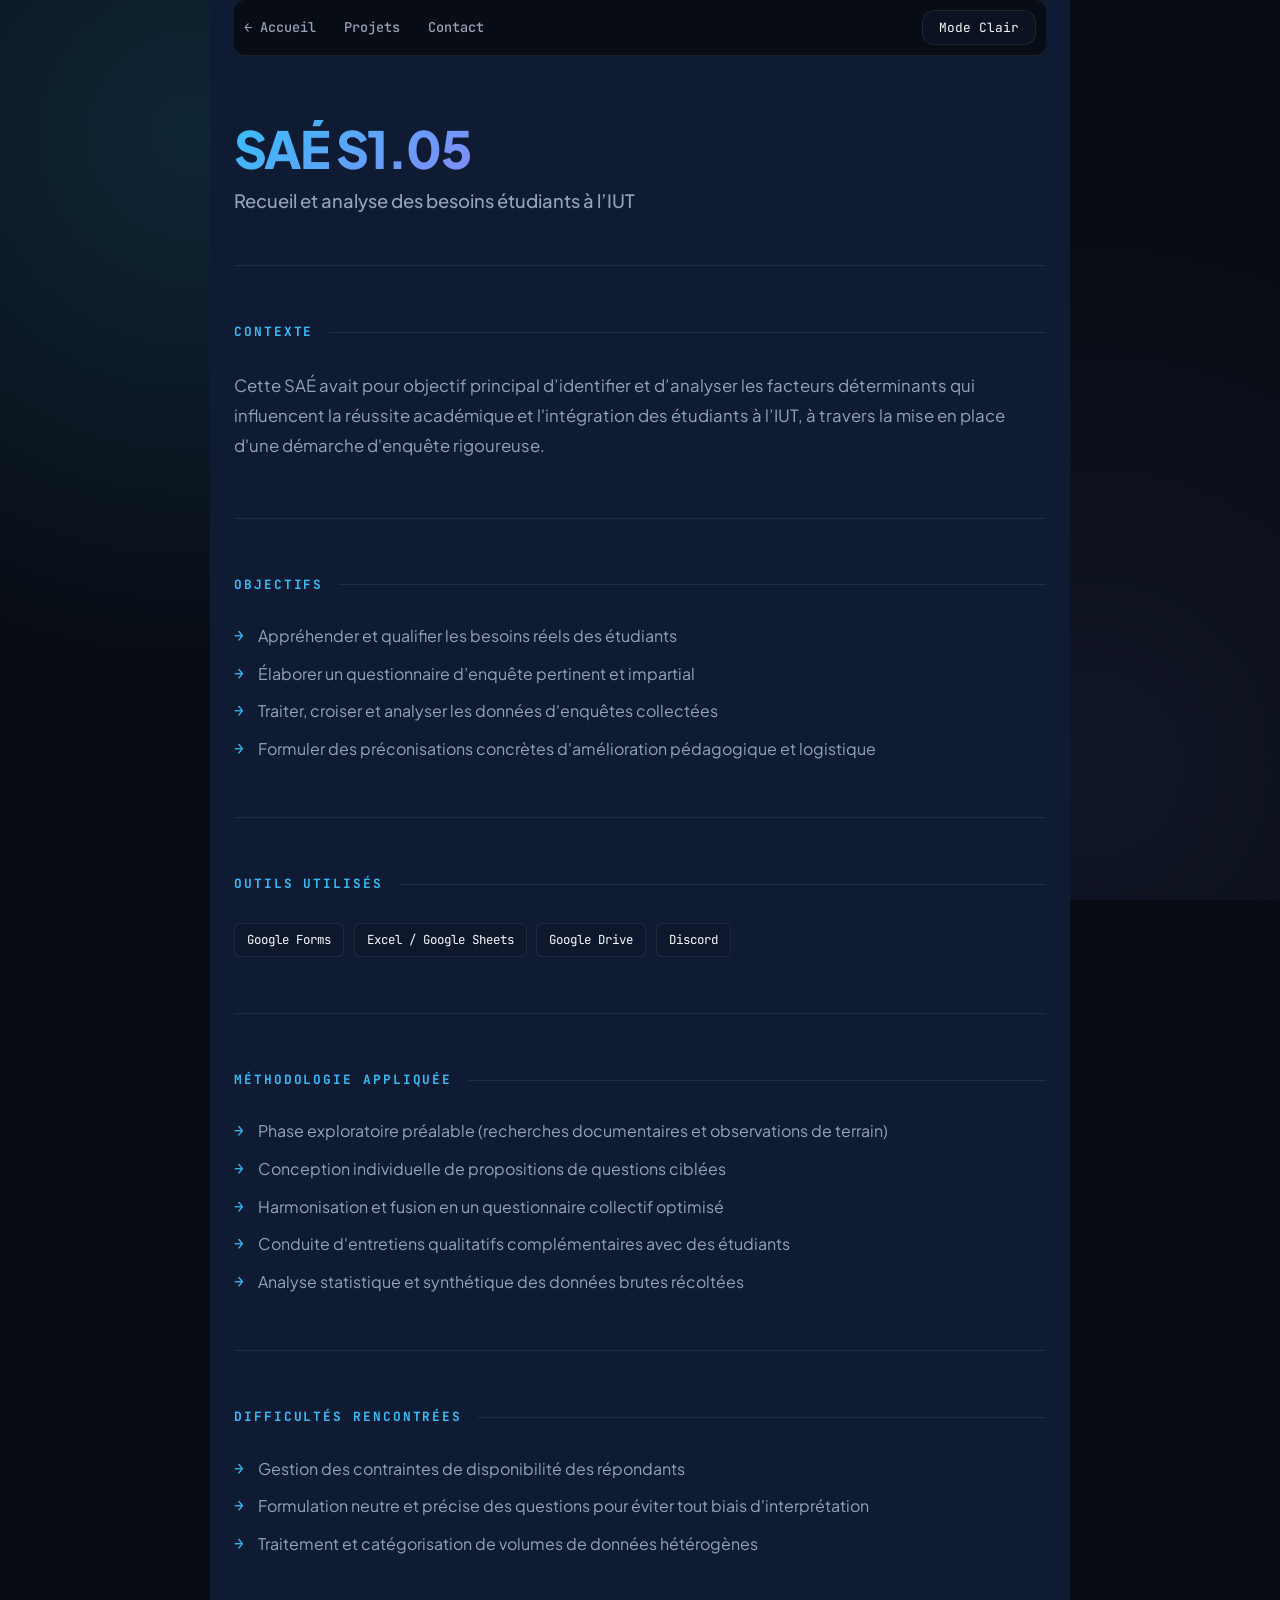
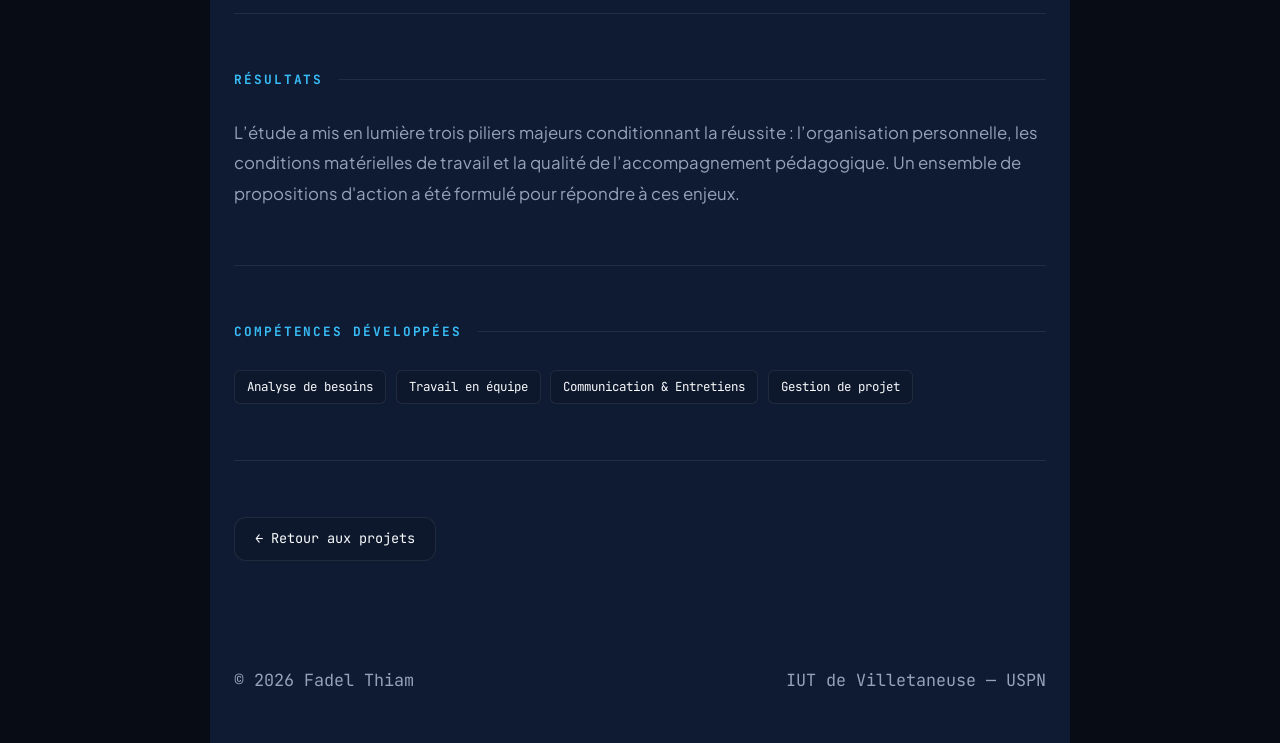
<file: s105.html>
<!DOCTYPE html>
<html lang="fr">
<head>
    <meta charset="UTF-8">
    <meta name="viewport" content="width=device-width, initial-scale=1.0">
    <title>SAE S1.05 — Recueil & analyse des besoins étudiants</title>

    <style>
@import url('https://fonts.googleapis.com/css2?family=Plus+Jakarta+Sans:wght@400;500;600;700;800&family=JetBrains+Mono:wght@400;500&display=swap');

/* =====================
   VARIABLES & THEMES
   ===================== */
:root {
  --bg:           #080c14;
  --surface:      rgba(15, 23, 42, 0.65);
  --surface-hover:rgba(30, 41, 59, 0.8);
  --border:       rgba(255, 255, 255, 0.08);
  --border-hover: rgba(56, 189, 248, 0.4);
  
  --text:         #f8fafc;
  --muted:        #94a3b8;
  
  --accent:       #38bdf8;
  --accent-glow:  rgba(56, 189, 248, 0.15);
  --accent-gradient: linear-gradient(135deg, #38bdf8 0%, #818cf8 100%);
  
  --radius:       12px;
  --font-sans:    'Plus Jakarta Sans', -apple-system, sans-serif;
  --font-mono:    'JetBrains Mono', monospace;
}

body.light {
  --bg:           #f1f5f9;
  --surface:      rgba(255, 255, 255, 0.85);
  --surface-hover:rgba(255, 255, 255, 1);
  --border:       rgba(0, 0, 0, 0.08);
  --border-hover: rgba(2, 132, 199, 0.4);
  
  --text:         #0f172a;
  --muted:        #475569;
  
  --accent:       #0284c7;
  --accent-glow:  rgba(2, 132, 199, 0.08);
  --accent-gradient: linear-gradient(135deg, #0284c7 0%, #4f46e5 100%);
}

*, *::before, *::after { box-sizing: border-box; margin: 0; padding: 0; }

html { scroll-behavior: smooth; }

body {
  background: var(--bg);
  color: var(--text);
  font-family: var(--font-sans);
  line-height: 1.6;
  transition: background 0.3s ease, color 0.3s ease;
  min-height: 100vh;
  background-image: 
    radial-gradient(circle at 15% 15%, var(--accent-glow) 0%, transparent 40%),
    radial-gradient(circle at 85% 85%, rgba(129, 140, 248, 0.08) 0%, transparent 40%);
  background-attachment: fixed;
}

:focus-visible {
  outline: 2px solid var(--accent);
  outline-offset: 4px;
}

/* =====================
   LAYOUT
   ===================== */
.container {
  max-width: 860px;
  margin: 0 auto;
  padding: 0 1.5rem;
  background: #0f1b33;
}

body.light .container {
  background: #f8fafc;
}

/* =====================
   NAVBAR
   ===================== */
nav {
  display: flex;
  justify-content: space-between;
  align-items: center;
  padding: 10px;
  position: sticky;
  top: 0;
  background: var(--bg);
  backdrop-filter: blur(12px);
  -webkit-backdrop-filter: blur(12px);
  z-index: 100;
  border-bottom: 1px solid var(--border);
  border-radius: 12px;
}

.nav-links {
  display: flex;
  gap: 1.75rem;
}

nav a {
  font-family: var(--font-mono);
  font-size: 0.85rem;
  color: var(--muted);
  text-decoration: none;
  font-weight: 500;
  transition: color 0.2s;
}

nav a:hover, nav a:focus-visible {
  color: var(--text);
}

#mode {
  font-family: var(--font-mono);
  font-size: 0.8rem;
  padding: 8px 16px;
  border-radius: var(--radius);
  border: 1px solid var(--border);
  background: var(--surface);
  color: var(--text);
  cursor: pointer;
  backdrop-filter: blur(8px);
  transition: all 0.2s ease;
}

#mode:hover {
  border-color: var(--border-hover);
  box-shadow: 0 0 15px var(--accent-glow);
}

/* =====================
   HEADER
   ===================== */
header {
  padding: 4rem 0 3rem;
  border-bottom: 1px solid var(--border);
}

.title-gradient {
  background: var(--accent-gradient);
  -webkit-background-clip: text;
  -webkit-text-fill-color: transparent;
  display: inline-block;
}

header h1 {
  font-size: clamp(2rem, 5vw, 3.2rem);
  font-weight: 800;
  letter-spacing: -0.03em;
  line-height: 1.1;
  margin-bottom: 0.5rem;
}

header .subtitle {
  font-size: 1.15rem;
  color: var(--muted);
  font-weight: 500;
}

/* =====================
   SECTIONS & CONTENT
   ===================== */
section {
  padding: 3.5rem 0;
  border-bottom: 1px solid var(--border);
}

section h2 {
  font-family: var(--font-mono);
  font-size: 0.8rem;
  letter-spacing: 0.15em;
  text-transform: uppercase;
  color: var(--accent);
  margin-bottom: 1.75rem;
  display: flex;
  align-items: center;
  gap: 1rem;
}

section h2::after {
  content: '';
  flex: 1;
  height: 1px;
  background: var(--border);
}

p {
  font-size: 1.05rem;
  color: var(--muted);
  line-height: 1.8;
}

p strong {
  color: var(--text);
}

ul {
  list-style: none;
  display: flex;
  flex-direction: column;
  gap: 0.75rem;
}

ul li {
  font-size: 1rem;
  color: var(--muted);
  position: relative;
  padding-left: 1.5rem;
}

ul li::before {
  content: '→';
  position: absolute;
  left: 0;
  color: var(--accent);
  font-family: var(--font-mono);
}

code {
  font-family: var(--font-mono);
  font-size: 0.88rem;
  color: var(--accent);
  background: var(--accent-glow);
  padding: 2px 8px;
  border-radius: 4px;
  border: 1px solid rgba(56, 189, 248, 0.2);
}

.tags-wrapper {
  display: flex;
  flex-wrap: wrap;
  gap: 0.6rem;
}

.tag {
  font-family: var(--font-mono);
  font-size: 0.78rem;
  padding: 6px 12px;
  border-radius: 6px;
  background: var(--surface);
  border: 1px solid var(--border);
  color: var(--text);
}

/* =====================
   BUTTONS
   ===================== */
.btn-back {
  display: inline-flex;
  align-items: center;
  gap: 0.5rem;
  font-family: var(--font-mono);
  font-size: 0.85rem;
  padding: 10px 20px;
  border-radius: var(--radius);
  background: var(--surface);
  color: var(--text);
  border: 1px solid var(--border);
  text-decoration: none;
  transition: all 0.2s ease;
}

.btn-back:hover {
  border-color: var(--border-hover);
  background: var(--surface-hover);
  box-shadow: 0 4px 15px var(--accent-glow);
}

/* =====================
   FOOTER
   ===================== */
footer {
  padding: 3rem 0;
  display: flex;
  justify-content: space-between;
  align-items: center;
  font-family: var(--font-mono);
  font-size: 0.8rem;
  color: var(--muted);
}

@media (max-width: 640px) {
  footer { flex-direction: column; gap: 1rem; align-items: flex-start; }
}
    </style>
</head>

<body>

<div class="container">
    <nav aria-label="Navigation principale">
        <div class="nav-links">
            <a href="index.html">← Accueil</a>
            <a href="index.html#projects">Projets</a>
            <a href="index.html#contact">Contact</a>
        </div>
        <button id="mode" aria-label="Changer le thème">Mode Clair</button>
    </nav>

    <header>
        <h1><span class="title-gradient">SAÉ S1.05</span></h1>
        <p class="subtitle">Recueil et analyse des besoins étudiants à l’IUT</p>
    </header>

    <main>
        <section id="contexte">
            <h2>Contexte</h2>
            <p>
                Cette SAÉ avait pour objectif principal d’identifier et d’analyser les facteurs déterminants qui influencent la réussite académique et l'intégration des étudiants à l’IUT, à travers la mise en place d'une démarche d'enquête rigoureuse.
            </p>
        </section>

        <section id="objectifs">
            <h2>Objectifs</h2>
            <ul>
                <li>Appréhender et qualifier les besoins réels des étudiants</li>
                <li>Élaborer un questionnaire d’enquête pertinent et impartial</li>
                <li>Traiter, croiser et analyser les données d'enquêtes collectées</li>
                <li>Formuler des préconisations concrètes d'amélioration pédagogique et logistique</li>
            </ul>
        </section>

        <section id="outils">
            <h2>Outils utilisés</h2>
            <div class="tags-wrapper">
                <span class="tag">Google Forms</span>
                <span class="tag">Excel / Google Sheets</span>
                <span class="tag">Google Drive</span>
                <span class="tag">Discord</span>
            </div>
        </section>

        <section id="methodologie">
            <h2>Méthodologie appliquée</h2>
            <ul>
                <li>Phase exploratoire préalable (recherches documentaires et observations de terrain)</li>
                <li>Conception individuelle de propositions de questions ciblées</li>
                <li>Harmonisation et fusion en un questionnaire collectif optimisé</li>
                <li>Conduite d'entretiens qualitatifs complémentaires avec des étudiants</li>
                <li>Analyse statistique et synthétique des données brutes récoltées</li>
            </ul>
        </section>

        <section id="difficultes">
            <h2>Difficultés rencontrées</h2>
            <ul>
                <li>Gestion des contraintes de disponibilité des répondants</li>
                <li>Formulation neutre et précise des questions pour éviter tout biais d'interprétation</li>
                <li>Traitement et catégorisation de volumes de données hétérogènes</li>
            </ul>
        </section>

        <section id="resultats">
            <h2>Résultats</h2>
            <p>
                L’étude a mis en lumière trois piliers majeurs conditionnant la réussite : l’organisation personnelle, les conditions matérielles de travail et la qualité de l’accompagnement pédagogique. Un ensemble de propositions d'action a été formulé pour répondre à ces enjeux.
            </p>
        </section>

        <section id="competences">
            <h2>Compétences développées</h2>
            <div class="tags-wrapper">
                <span class="tag">Analyse de besoins</span>
                <span class="tag">Travail en équipe</span>
                <span class="tag">Communication & Entretiens</span>
                <span class="tag">Gestion de projet</span>
            </div>
        </section>

        <section id="retour" style="border-bottom: none;">
            <a href="index.html#projects" class="btn-back">← Retour aux projets</a>
        </section>
    </main>

    <footer>
        <p>© 2026 Fadel Thiam</p>
        <p>IUT de Villetaneuse — USPN</p>
    </footer>
</div>

<script>
  const modeButton = document.getElementById('mode');

  const savedTheme = localStorage.getItem('theme');
  if (savedTheme === 'light') {
    document.body.classList.add('light');
    modeButton.textContent = 'Mode Sombre';
  }

  modeButton.addEventListener('click', () => {
    const isLight = document.body.classList.toggle('light');
    modeButton.textContent = isLight ? 'Mode Sombre' : 'Mode Clair';
    localStorage.setItem('theme', isLight ? 'light' : 'dark');
  });
</script>

</body>
</html>
</file>
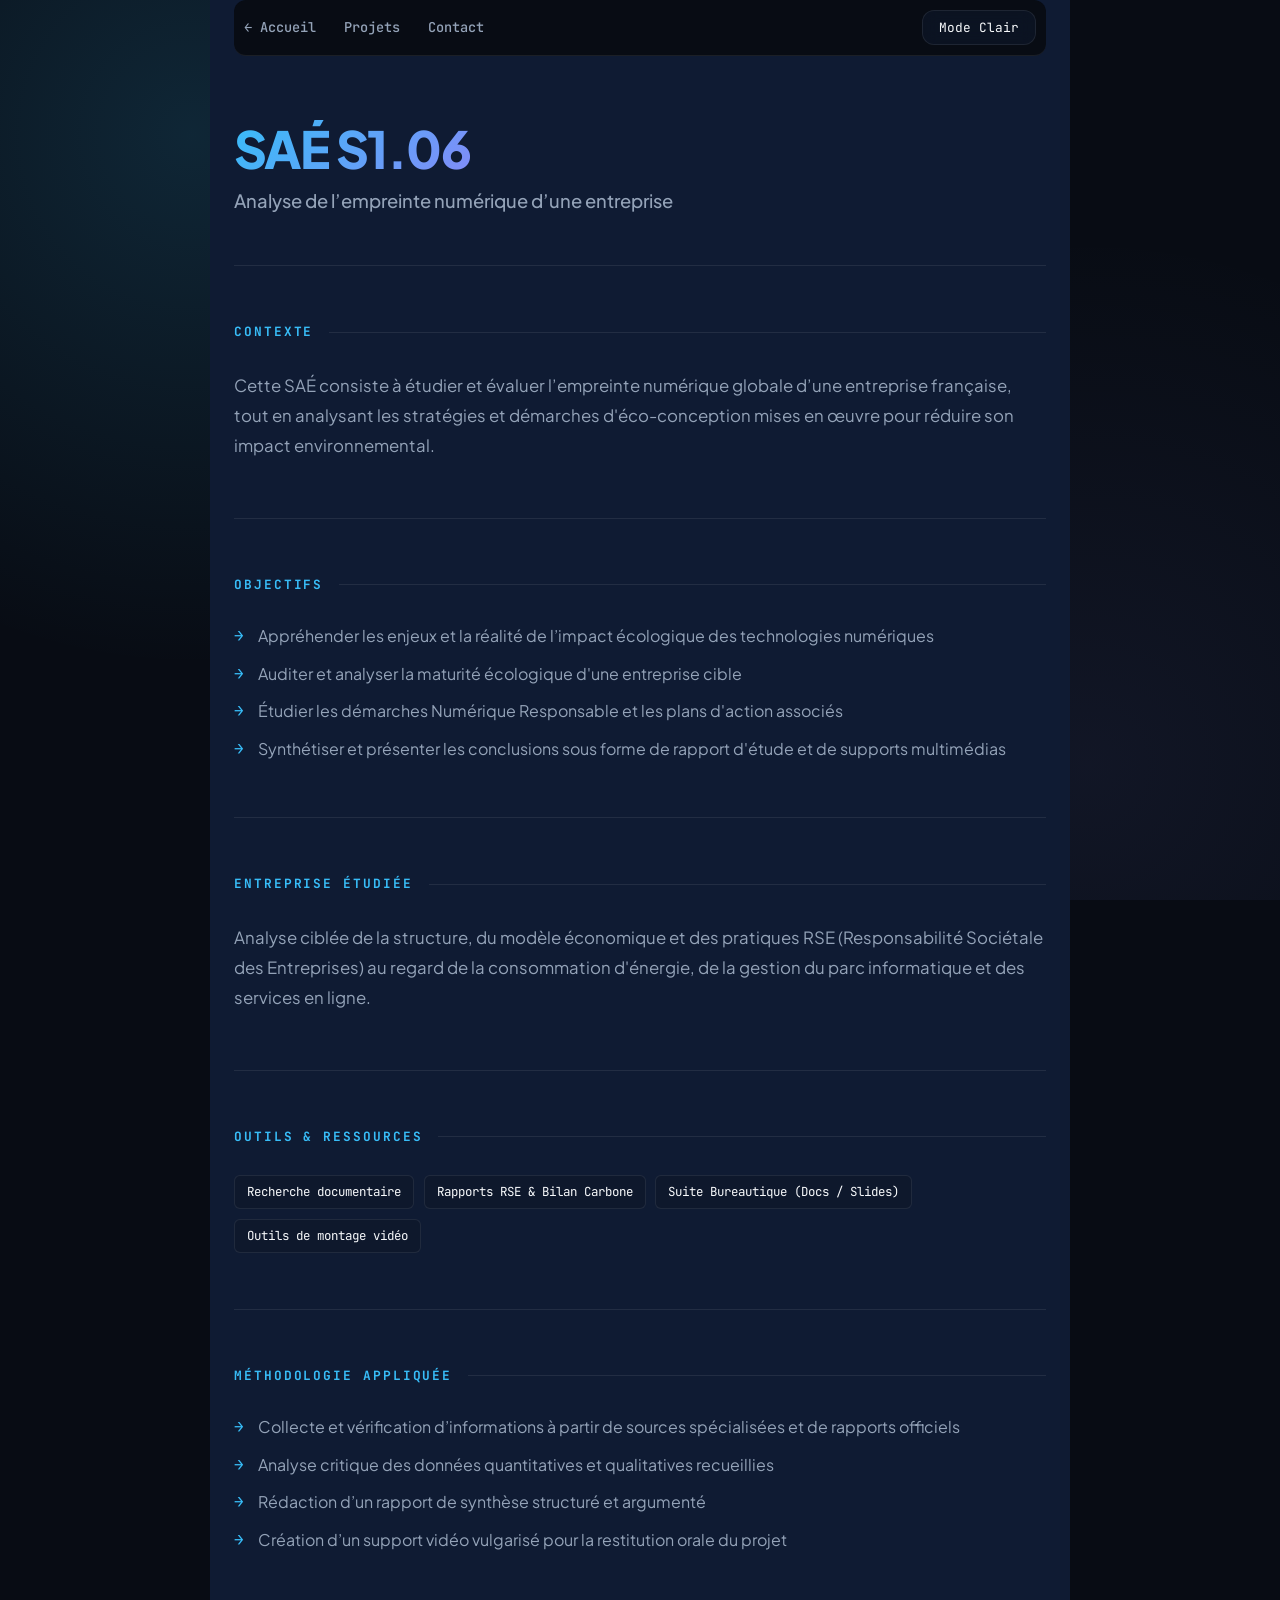
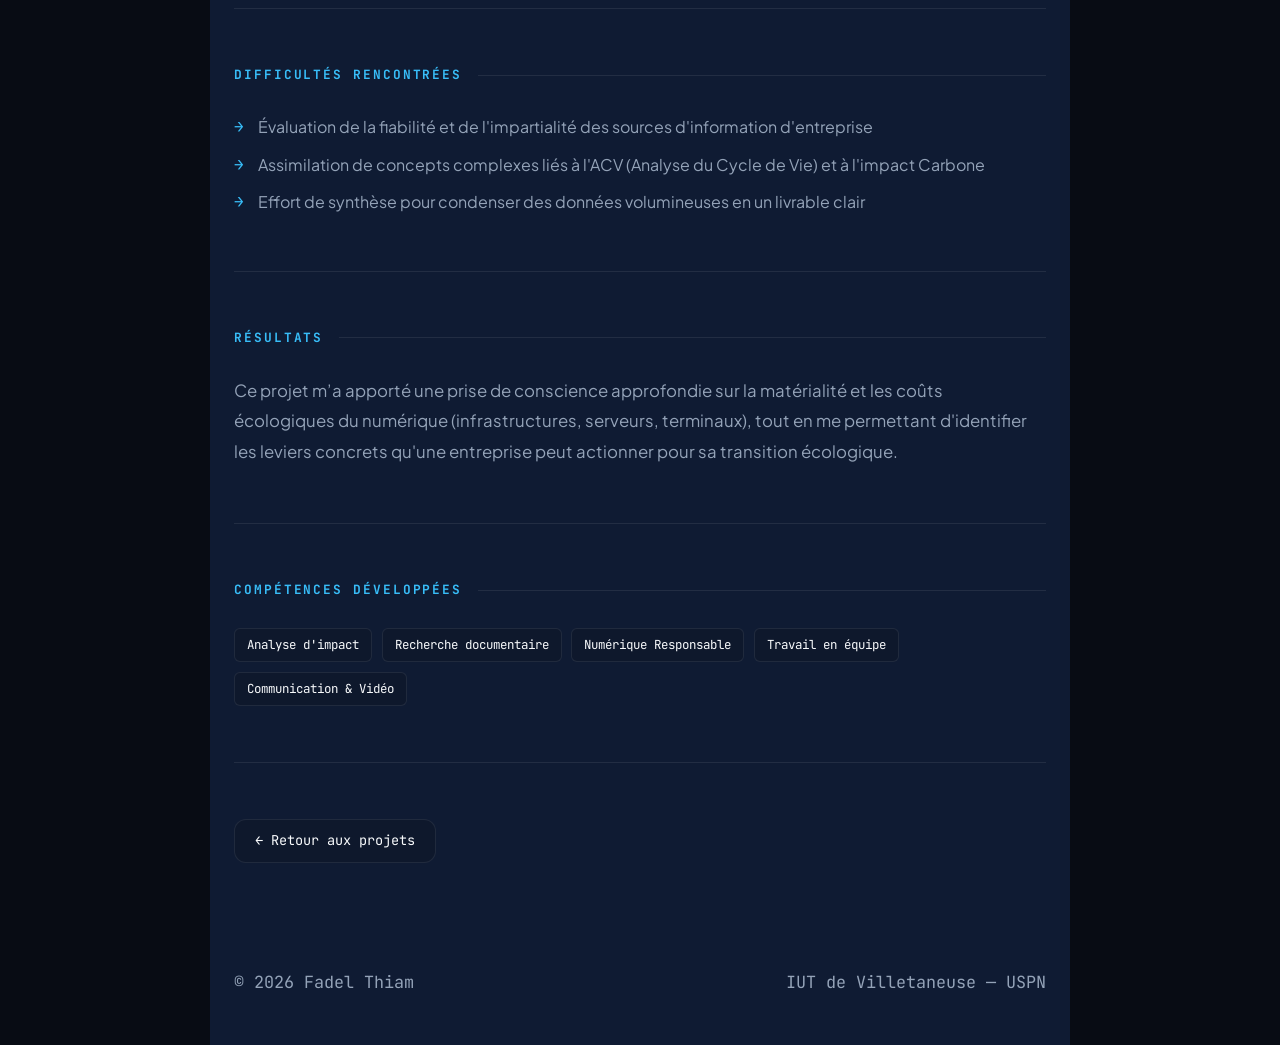
<file: s106.html>
<!DOCTYPE html>
<html lang="fr">
<head>
    <meta charset="UTF-8">
    <meta name="viewport" content="width=device-width, initial-scale=1.0">
    <title>SAE S1.06 — Empreinte numérique d’une entreprise</title>

    <style>
@import url('https://fonts.googleapis.com/css2?family=Plus+Jakarta+Sans:wght@400;500;600;700;800&family=JetBrains+Mono:wght@400;500&display=swap');

/* =====================
   VARIABLES & THEMES
   ===================== */
:root {
  --bg:           #080c14;
  --surface:      rgba(15, 23, 42, 0.65);
  --surface-hover:rgba(30, 41, 59, 0.8);
  --border:       rgba(255, 255, 255, 0.08);
  --border-hover: rgba(56, 189, 248, 0.4);
  
  --text:         #f8fafc;
  --muted:        #94a3b8;
  
  --accent:       #38bdf8;
  --accent-glow:  rgba(56, 189, 248, 0.15);
  --accent-gradient: linear-gradient(135deg, #38bdf8 0%, #818cf8 100%);
  
  --radius:       12px;
  --font-sans:    'Plus Jakarta Sans', -apple-system, sans-serif;
  --font-mono:    'JetBrains Mono', monospace;
}

body.light {
  --bg:           #f1f5f9;
  --surface:      rgba(255, 255, 255, 0.85);
  --surface-hover:rgba(255, 255, 255, 1);
  --border:       rgba(0, 0, 0, 0.08);
  --border-hover: rgba(2, 132, 199, 0.4);
  
  --text:         #0f172a;
  --muted:        #475569;
  
  --accent:       #0284c7;
  --accent-glow:  rgba(2, 132, 199, 0.08);
  --accent-gradient: linear-gradient(135deg, #0284c7 0%, #4f46e5 100%);
}

*, *::before, *::after { box-sizing: border-box; margin: 0; padding: 0; }

html { scroll-behavior: smooth; }

body {
  background: var(--bg);
  color: var(--text);
  font-family: var(--font-sans);
  line-height: 1.6;
  transition: background 0.3s ease, color 0.3s ease;
  min-height: 100vh;
  background-image: 
    radial-gradient(circle at 15% 15%, var(--accent-glow) 0%, transparent 40%),
    radial-gradient(circle at 85% 85%, rgba(129, 140, 248, 0.08) 0%, transparent 40%);
  background-attachment: fixed;
}

:focus-visible {
  outline: 2px solid var(--accent);
  outline-offset: 4px;
}

/* =====================
   LAYOUT
   ===================== */
.container {
  max-width: 860px;
  margin: 0 auto;
  padding: 0 1.5rem;
  background: #0f1b33;
}

body.light .container {
  background: #f8fafc;
}

/* =====================
   NAVBAR
   ===================== */
nav {
  display: flex;
  justify-content: space-between;
  align-items: center;
  padding: 10px;
  position: sticky;
  top: 0;
  background: var(--bg);
  backdrop-filter: blur(12px);
  -webkit-backdrop-filter: blur(12px);
  z-index: 100;
  border-bottom: 1px solid var(--border);
  border-radius: 12px;
}

.nav-links {
  display: flex;
  gap: 1.75rem;
}

nav a {
  font-family: var(--font-mono);
  font-size: 0.85rem;
  color: var(--muted);
  text-decoration: none;
  font-weight: 500;
  transition: color 0.2s;
}

nav a:hover, nav a:focus-visible {
  color: var(--text);
}

#mode {
  font-family: var(--font-mono);
  font-size: 0.8rem;
  padding: 8px 16px;
  border-radius: var(--radius);
  border: 1px solid var(--border);
  background: var(--surface);
  color: var(--text);
  cursor: pointer;
  backdrop-filter: blur(8px);
  transition: all 0.2s ease;
}

#mode:hover {
  border-color: var(--border-hover);
  box-shadow: 0 0 15px var(--accent-glow);
}

/* =====================
   HEADER
   ===================== */
header {
  padding: 4rem 0 3rem;
  border-bottom: 1px solid var(--border);
}

.title-gradient {
  background: var(--accent-gradient);
  -webkit-background-clip: text;
  -webkit-text-fill-color: transparent;
  display: inline-block;
}

header h1 {
  font-size: clamp(2rem, 5vw, 3.2rem);
  font-weight: 800;
  letter-spacing: -0.03em;
  line-height: 1.1;
  margin-bottom: 0.5rem;
}

header .subtitle {
  font-size: 1.15rem;
  color: var(--muted);
  font-weight: 500;
}

/* =====================
   SECTIONS & CONTENT
   ===================== */
section {
  padding: 3.5rem 0;
  border-bottom: 1px solid var(--border);
}

section h2 {
  font-family: var(--font-mono);
  font-size: 0.8rem;
  letter-spacing: 0.15em;
  text-transform: uppercase;
  color: var(--accent);
  margin-bottom: 1.75rem;
  display: flex;
  align-items: center;
  gap: 1rem;
}

section h2::after {
  content: '';
  flex: 1;
  height: 1px;
  background: var(--border);
}

p {
  font-size: 1.05rem;
  color: var(--muted);
  line-height: 1.8;
}

p strong {
  color: var(--text);
}

ul {
  list-style: none;
  display: flex;
  flex-direction: column;
  gap: 0.75rem;
}

ul li {
  font-size: 1rem;
  color: var(--muted);
  position: relative;
  padding-left: 1.5rem;
}

ul li::before {
  content: '→';
  position: absolute;
  left: 0;
  color: var(--accent);
  font-family: var(--font-mono);
}

code {
  font-family: var(--font-mono);
  font-size: 0.88rem;
  color: var(--accent);
  background: var(--accent-glow);
  padding: 2px 8px;
  border-radius: 4px;
  border: 1px solid rgba(56, 189, 248, 0.2);
}

.tags-wrapper {
  display: flex;
  flex-wrap: wrap;
  gap: 0.6rem;
}

.tag {
  font-family: var(--font-mono);
  font-size: 0.78rem;
  padding: 6px 12px;
  border-radius: 6px;
  background: var(--surface);
  border: 1px solid var(--border);
  color: var(--text);
}

/* =====================
   BUTTONS
   ===================== */
.btn-back {
  display: inline-flex;
  align-items: center;
  gap: 0.5rem;
  font-family: var(--font-mono);
  font-size: 0.85rem;
  padding: 10px 20px;
  border-radius: var(--radius);
  background: var(--surface);
  color: var(--text);
  border: 1px solid var(--border);
  text-decoration: none;
  transition: all 0.2s ease;
}

.btn-back:hover {
  border-color: var(--border-hover);
  background: var(--surface-hover);
  box-shadow: 0 4px 15px var(--accent-glow);
}

/* =====================
   FOOTER
   ===================== */
footer {
  padding: 3rem 0;
  display: flex;
  justify-content: space-between;
  align-items: center;
  font-family: var(--font-mono);
  font-size: 0.8rem;
  color: var(--muted);
}

@media (max-width: 640px) {
  footer { flex-direction: column; gap: 1rem; align-items: flex-start; }
}
    </style>
</head>

<body>

<div class="container">
    <nav aria-label="Navigation principale">
        <div class="nav-links">
            <a href="index.html">← Accueil</a>
            <a href="index.html#projects">Projets</a>
            <a href="index.html#contact">Contact</a>
        </div>
        <button id="mode" aria-label="Changer le thème">Mode Clair</button>
    </nav>

    <header>
        <h1><span class="title-gradient">SAÉ S1.06</span></h1>
        <p class="subtitle">Analyse de l’empreinte numérique d’une entreprise</p>
    </header>

    <main>
        <section id="contexte">
            <h2>Contexte</h2>
            <p>
                Cette SAÉ consiste à étudier et évaluer l’empreinte numérique globale d’une entreprise française, tout en analysant les stratégies et démarches d'éco-conception mises en œuvre pour réduire son impact environnemental.
            </p>
        </section>

        <section id="objectifs">
            <h2>Objectifs</h2>
            <ul>
                <li>Appréhender les enjeux et la réalité de l’impact écologique des technologies numériques</li>
                <li>Auditer et analyser la maturité écologique d'une entreprise cible</li>
                <li>Étudier les démarches Numérique Responsable et les plans d'action associés</li>
                <li>Synthétiser et présenter les conclusions sous forme de rapport d'étude et de supports multimédias</li>
            </ul>
        </section>

        <section id="entreprise">
            <h2>Entreprise étudiée</h2>
            <p>
                Analyse ciblée de la structure, du modèle économique et des pratiques RSE (Responsabilité Sociétale des Entreprises) au regard de la consommation d'énergie, de la gestion du parc informatique et des services en ligne.
            </p>
        </section>

        <section id="outils">
            <h2>Outils & Ressources</h2>
            <div class="tags-wrapper">
                <span class="tag">Recherche documentaire</span>
                <span class="tag">Rapports RSE & Bilan Carbone</span>
                <span class="tag">Suite Bureautique (Docs / Slides)</span>
                <span class="tag">Outils de montage vidéo</span>
            </div>
        </section>

        <section id="methodologie">
            <h2>Méthodologie appliquée</h2>
            <ul>
                <li>Collecte et vérification d’informations à partir de sources spécialisées et de rapports officiels</li>
                <li>Analyse critique des données quantitatives et qualitatives recueillies</li>
                <li>Rédaction d’un rapport de synthèse structuré et argumenté</li>
                <li>Création d’un support vidéo vulgarisé pour la restitution orale du projet</li>
            </ul>
        </section>

        <section id="difficultes">
            <h2>Difficultés rencontrées</h2>
            <ul>
                <li>Évaluation de la fiabilité et de l'impartialité des sources d'information d'entreprise</li>
                <li>Assimilation de concepts complexes liés à l'ACV (Analyse du Cycle de Vie) et à l'impact Carbone</li>
                <li>Effort de synthèse pour condenser des données volumineuses en un livrable clair</li>
            </ul>
        </section>

        <section id="resultats">
            <h2>Résultats</h2>
            <p>
                Ce projet m’a apporté une prise de conscience approfondie sur la matérialité et les coûts écologiques du numérique (infrastructures, serveurs, terminaux), tout en me permettant d'identifier les leviers concrets qu'une entreprise peut actionner pour sa transition écologique.
            </p>
        </section>

        <section id="competences">
            <h2>Compétences développées</h2>
            <div class="tags-wrapper">
                <span class="tag">Analyse d'impact</span>
                <span class="tag">Recherche documentaire</span>
                <span class="tag">Numérique Responsable</span>
                <span class="tag">Travail en équipe</span>
                <span class="tag">Communication & Vidéo</span>
            </div>
        </section>

        <section id="retour" style="border-bottom: none;">
            <a href="index.html#projects" class="btn-back">← Retour aux projets</a>
        </section>
    </main>

    <footer>
        <p>© 2026 Fadel Thiam</p>
        <p>IUT de Villetaneuse — USPN</p>
    </footer>
</div>

<script>
  const modeButton = document.getElementById('mode');

  const savedTheme = localStorage.getItem('theme');
  if (savedTheme === 'light') {
    document.body.classList.add('light');
    modeButton.textContent = 'Mode Sombre';
  }

  modeButton.addEventListener('click', () => {
    const isLight = document.body.classList.toggle('light');
    modeButton.textContent = isLight ? 'Mode Sombre' : 'Mode Clair';
    localStorage.setItem('theme', isLight ? 'light' : 'dark');
  });
</script>

</body>
</html>
</file>
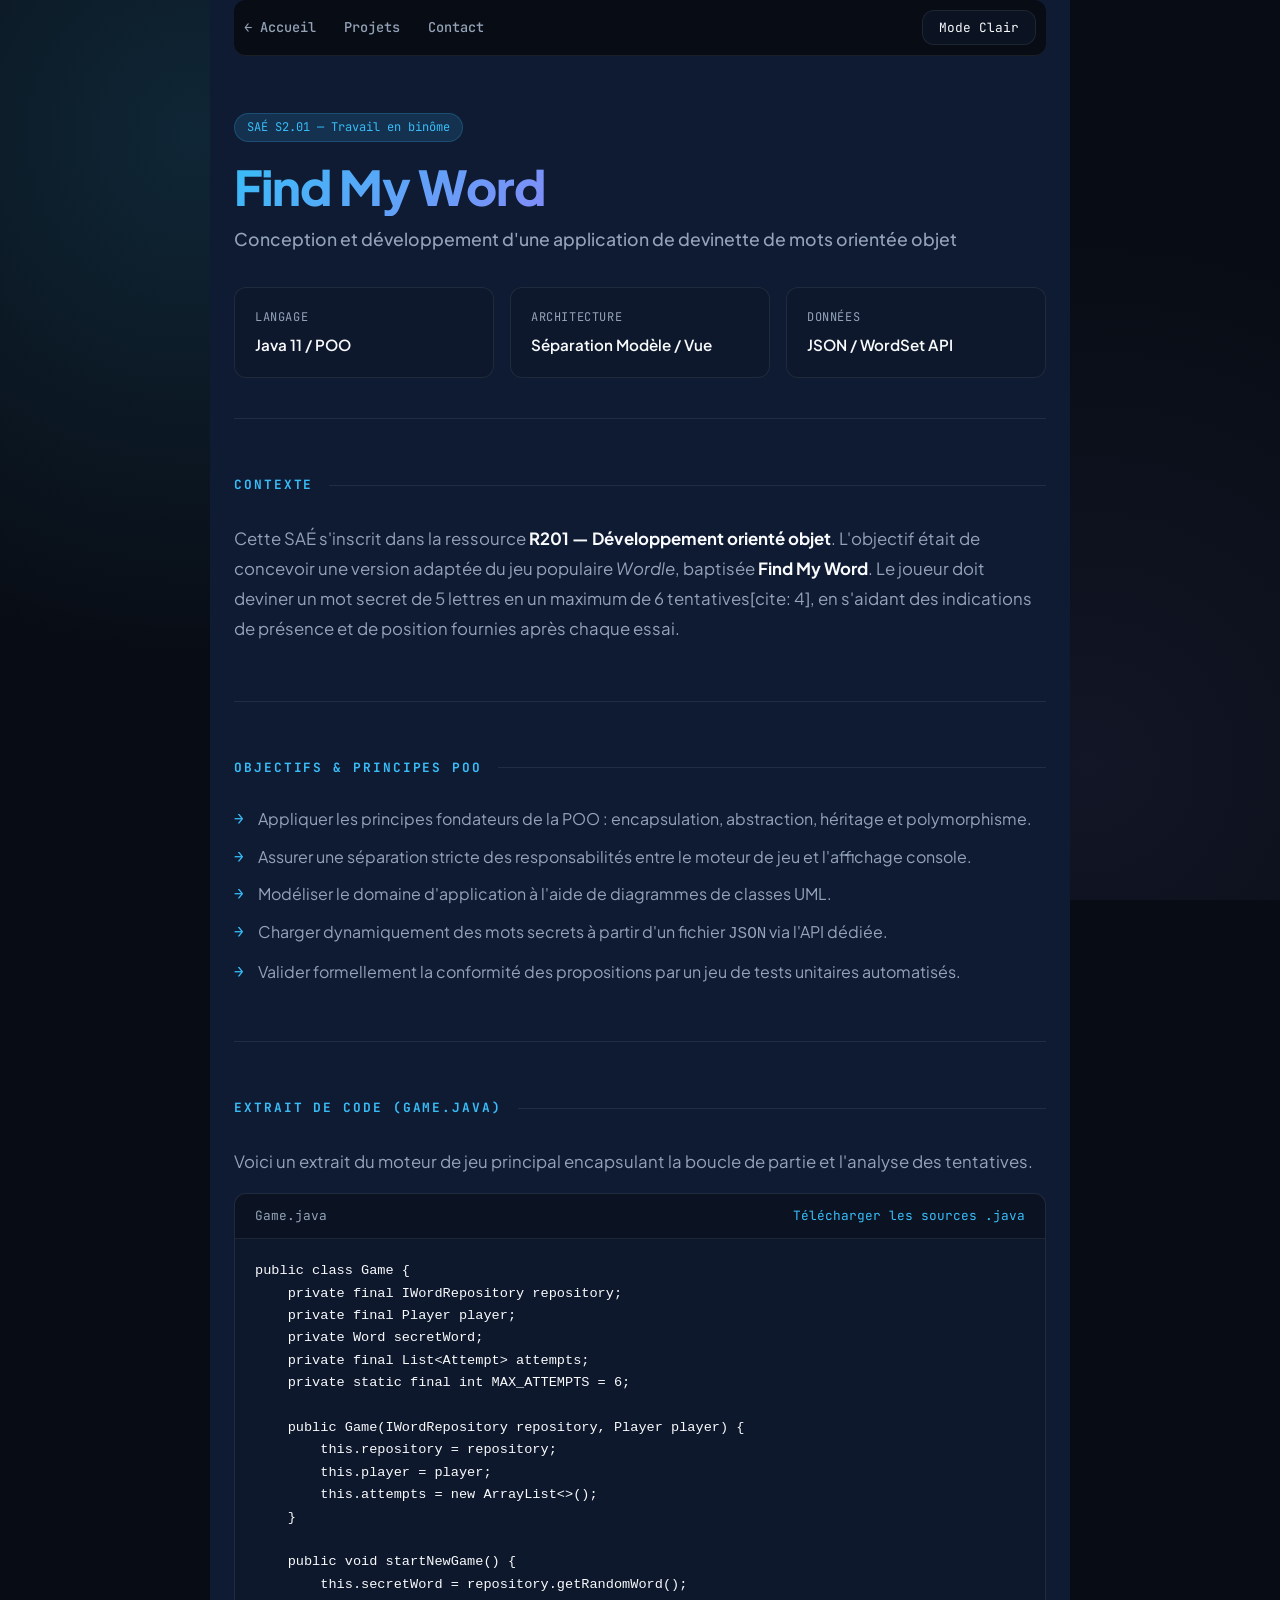
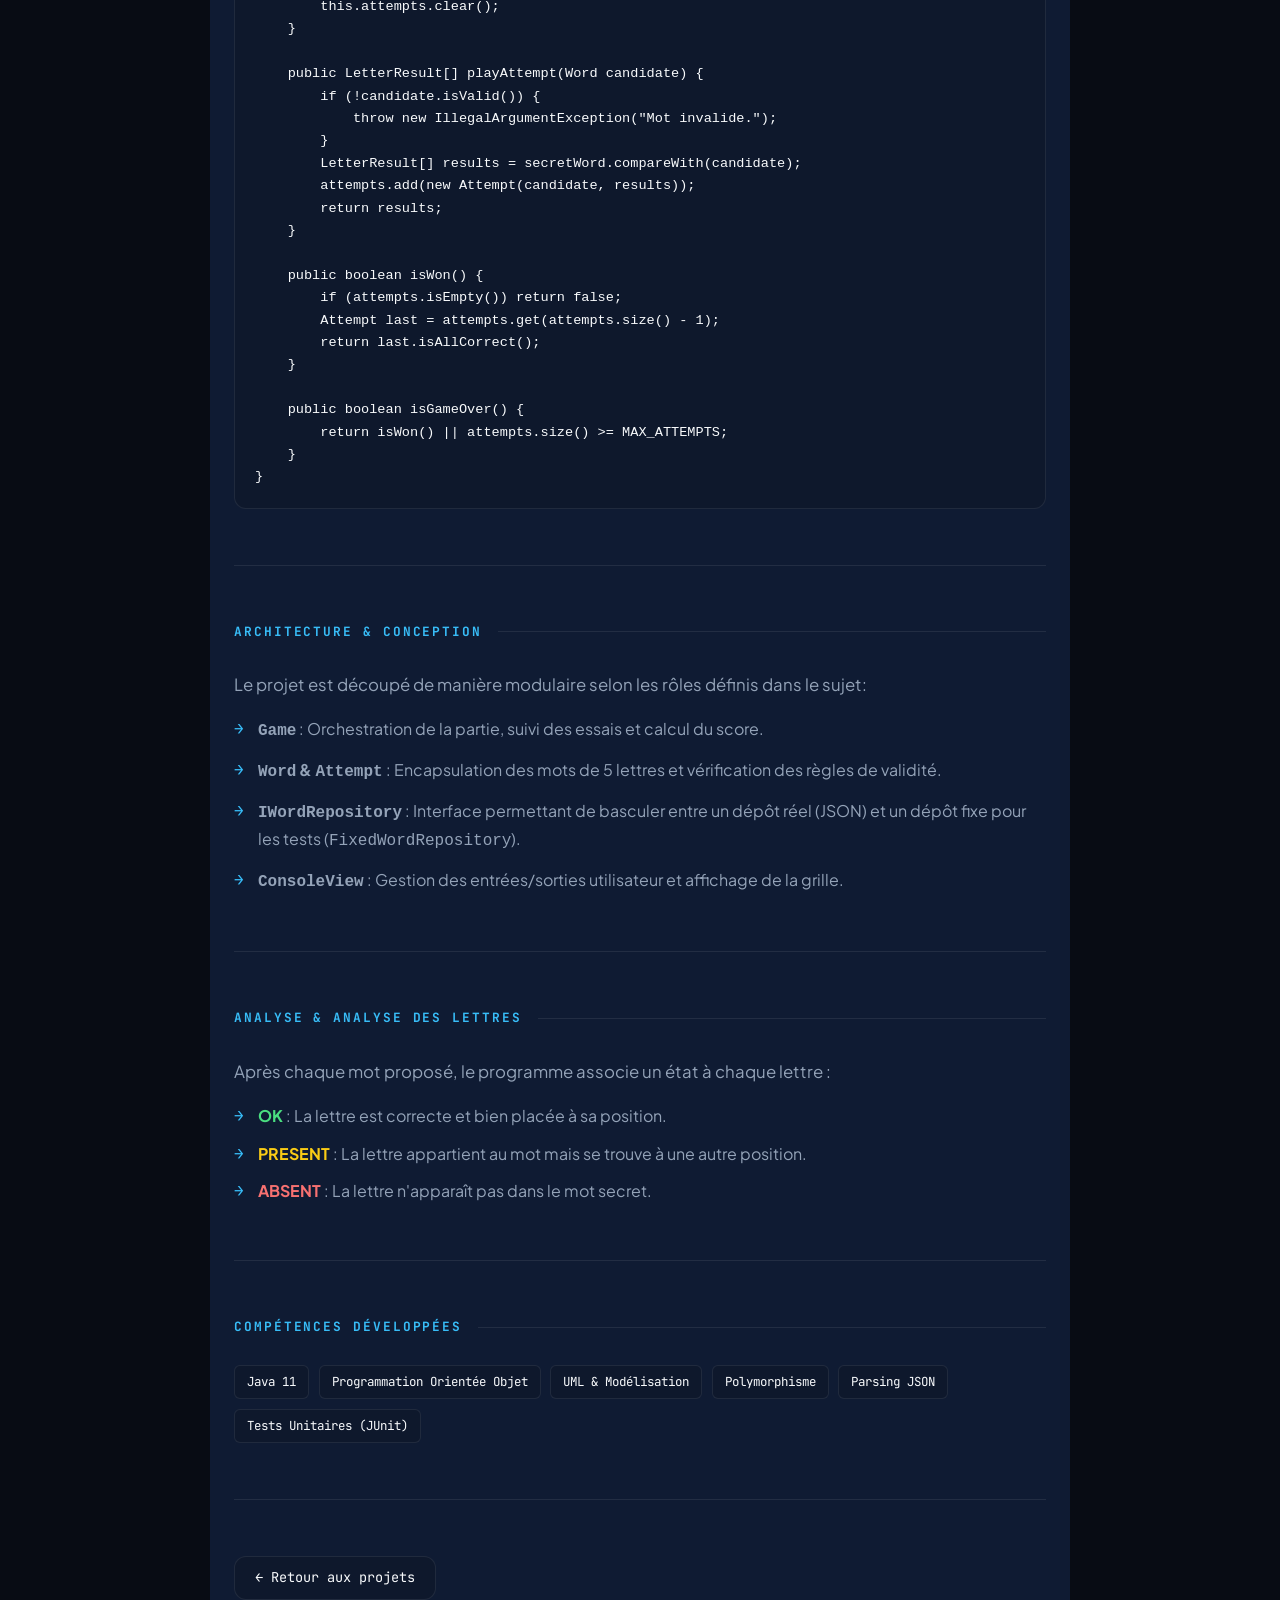
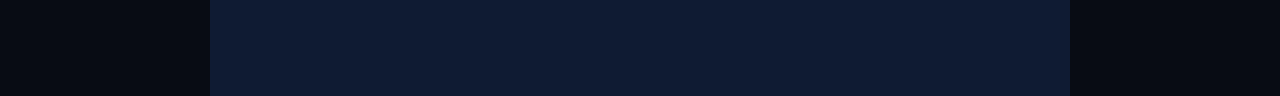
<file: s201.html>
<!DOCTYPE html>
<html lang="fr">
<head>
    <meta charset="UTF-8">
    <meta name="viewport" content="width=device-width, initial-scale=1.0">
    <title>SAÉ S2.01 — Développement Orienté Objet : Find My Word</title>

    <style>
@import url('https://fonts.googleapis.com/css2?family=Plus+Jakarta+Sans:wght@400;500;600;700;800&family=JetBrains+Mono:wght@400;500&display=swap');

/* =====================
   VARIABLES & THEMES
   ===================== */
:root {
  --bg:           #080c14;
  --surface:      rgba(15, 23, 42, 0.65);
  --surface-hover:rgba(30, 41, 59, 0.8);
  --border:       rgba(255, 255, 255, 0.08);
  --border-hover: rgba(56, 189, 248, 0.4);
  
  --text:         #f8fafc;
  --muted:        #94a3b8;
  
  --accent:       #38bdf8;
  --accent-glow:  rgba(56, 189, 248, 0.15);
  --accent-gradient: linear-gradient(135deg, #38bdf8 0%, #818cf8 100%);
  
  --radius:       12px;
  --font-sans:    'Plus Jakarta Sans', -apple-system, sans-serif;
  --font-mono:    'JetBrains Mono', monospace;
}

body.light {
  --bg:           #f1f5f9;
  --surface:      rgba(255, 255, 255, 0.85);
  --surface-hover:rgba(255, 255, 255, 1);
  --border:       rgba(0, 0, 0, 0.08);
  --border-hover: rgba(2, 132, 199, 0.4);
  
  --text:         #0f172a;
  --muted:        #475569;
  
  --accent:       #0284c7;
  --accent-glow:  rgba(2, 132, 199, 0.08);
  --accent-gradient: linear-gradient(135deg, #0284c7 0%, #4f46e5 100%);
}

*, *::before, *::after { box-sizing: border-box; margin: 0; padding: 0; }

html { scroll-behavior: smooth; }

body {
  background: var(--bg);
  color: var(--text);
  font-family: var(--font-sans);
  line-height: 1.6;
  transition: background 0.3s ease, color 0.3s ease;
  min-height: 100vh;
  background-image: 
    radial-gradient(circle at 15% 15%, var(--accent-glow) 0%, transparent 40%),
    radial-gradient(circle at 85% 85%, rgba(129, 140, 248, 0.08) 0%, transparent 40%);
  background-attachment: fixed;
}

:focus-visible {
  outline: 2px solid var(--accent);
  outline-offset: 4px;
}

/* =====================
   LAYOUT
   ===================== */
.container {
  max-width: 860px;
  margin: 0 auto;
  padding: 0 1.5rem;
  background: #0f1b33;
}

body.light .container {
  background: #f8fafc;
}

/* =====================
   NAVBAR
   ===================== */
nav {
  display: flex;
  justify-content: space-between;
  align-items: center;
  padding: 10px;
  position: sticky;
  top: 0;
  background: var(--bg);
  backdrop-filter: blur(12px);
  -webkit-backdrop-filter: blur(12px);
  z-index: 100;
  border-bottom: 1px solid var(--border);
  border-radius: 12px;
}

.nav-links {
  display: flex;
  gap: 1.75rem;
}

nav a {
  font-family: var(--font-mono);
  font-size: 0.85rem;
  color: var(--muted);
  text-decoration: none;
  font-weight: 500;
  transition: color 0.2s;
}

nav a:hover, nav a:focus-visible {
  color: var(--text);
}

#mode {
  font-family: var(--font-mono);
  font-size: 0.8rem;
  padding: 8px 16px;
  border-radius: var(--radius);
  border: 1px solid var(--border);
  background: var(--surface);
  color: var(--text);
  cursor: pointer;
  backdrop-filter: blur(8px);
  transition: all 0.2s ease;
}

#mode:hover {
  border-color: var(--border-hover);
  box-shadow: 0 0 15px var(--accent-glow);
}

/* =====================
   HEADER & BENTO GRID
   ===================== */
header {
  padding: 3.5rem 0 2.5rem;
  border-bottom: 1px solid var(--border);
}

.project-badge {
  font-family: var(--font-mono);
  font-size: 0.75rem;
  color: var(--accent);
  background: var(--accent-glow);
  padding: 4px 12px;
  border-radius: 20px;
  display: inline-block;
  margin-bottom: 1rem;
  border: 1px solid rgba(56, 189, 248, 0.2);
}

header h1 {
  font-size: clamp(2rem, 5vw, 3rem);
  font-weight: 800;
  letter-spacing: -0.02em;
  line-height: 1.2;
  margin-bottom: 0.5rem;
}

.title-gradient {
  background: var(--accent-gradient);
  -webkit-background-clip: text;
  -webkit-text-fill-color: transparent;
  display: inline-block;
}

header .subtitle {
  font-size: 1.1rem;
  color: var(--muted);
  font-weight: 500;
  margin-bottom: 2rem;
}

.bento-info {
  display: grid;
  grid-template-columns: repeat(auto-fit, minmax(200px, 1fr));
  gap: 1rem;
}

.bento-item {
  background: var(--surface);
  border: 1px solid var(--border);
  backdrop-filter: blur(12px);
  padding: 1.25rem;
  border-radius: var(--radius);
}

.bento-label {
  font-family: var(--font-mono);
  font-size: 0.75rem;
  color: var(--muted);
  text-transform: uppercase;
  letter-spacing: 0.05em;
  display: block;
  margin-bottom: 0.25rem;
}

.bento-value {
  font-size: 0.95rem;
  font-weight: 600;
  color: var(--text);
}

/* =====================
   SECTIONS & CONTENT
   ===================== */
section {
  padding: 3.5rem 0;
  border-bottom: 1px solid var(--border);
}

section h2 {
  font-family: var(--font-mono);
  font-size: 0.8rem;
  letter-spacing: 0.15em;
  text-transform: uppercase;
  color: var(--accent);
  margin-bottom: 1.75rem;
  display: flex;
  align-items: center;
  gap: 1rem;
}

section h2::after {
  content: '';
  flex: 1;
  height: 1px;
  background: var(--border);
}

p {
  font-size: 1.05rem;
  color: var(--muted);
  line-height: 1.8;
}

p strong {
  color: var(--text);
}

ul {
  list-style: none;
  display: flex;
  flex-direction: column;
  gap: 0.75rem;
}

ul li {
  font-size: 1rem;
  color: var(--muted);
  position: relative;
  padding-left: 1.5rem;
}

ul li::before {
  content: '→';
  position: absolute;
  left: 0;
  color: var(--accent);
  font-family: var(--font-mono);
}

/* =====================
   CODE BLOCK & ACTION
   ===================== */
.code-container {
  background: var(--surface);
  border: 1px solid var(--border);
  border-radius: var(--radius);
  overflow: hidden;
  margin-top: 1rem;
}

.code-header {
  background: rgba(0, 0, 0, 0.2);
  padding: 0.75rem 1.25rem;
  display: flex;
  justify-content: space-between;
  align-items: center;
  border-bottom: 1px solid var(--border);
  font-family: var(--font-mono);
  font-size: 0.8rem;
  color: var(--muted);
}

pre {
  padding: 1.25rem;
  overflow-x: auto;
  font-family: var(--font-mono);
  font-size: 0.85rem;
  color: var(--text);
  line-height: 1.5;
}

.download-link {
  font-family: var(--font-mono);
  font-size: 0.8rem;
  color: var(--accent);
  text-decoration: none;
  display: inline-flex;
  align-items: center;
  gap: 0.4rem;
  transition: opacity 0.2s;
}

.download-link:hover {
  text-decoration: underline;
  opacity: 0.85;
}

/* =====================
   TAGS & BUTTONS
   ===================== */
.tags-wrapper {
  display: flex;
  flex-wrap: wrap;
  gap: 0.6rem;
}

.tag {
  font-family: var(--font-mono);
  font-size: 0.78rem;
  padding: 6px 12px;
  border-radius: 6px;
  background: var(--surface);
  border: 1px solid var(--border);
  color: var(--text);
}

.btn-back {
  display: inline-flex;
  align-items: center;
  gap: 0.5rem;
  font-family: var(--font-mono);
  font-size: 0.85rem;
  padding: 10px 20px;
  border-radius: var(--radius);
  background: var(--surface);
  color: var(--text);
  border: 1px solid var(--border);
  text-decoration: none;
  transition: all 0.2s ease;
}

.btn-back:hover {
  border-color: var(--border-hover);
  background: var(--surface-hover);
  box-shadow: 0 4px 15px var(--accent-glow);
}

/* =====================
   FOOTER
   ===================== */
footer {
  padding: 3rem 0;
  display: flex;
  justify-content: space-between;
  align-items: center;
  font-family: var(--font-mono);
  font-size: 0.8rem;
  color: var(--muted);
}

@media (max-width: 640px) {
  .bento-info { grid-template-columns: 1fr; }
  footer { flex-direction: column; gap: 1rem; align-items: flex-start; }
}
    </style>
</head>

<body>

<div class="container">
    <nav aria-label="Navigation principale">
        <div class="nav-links">
            <a href="index.html">← Accueil</a>
            <a href="index.html#projects">Projets</a>
            <a href="index.html#contact">Contact</a>
        </div>
        <button id="mode" aria-label="Changer le thème">Mode Clair</button>
    </nav>

    <header>
        <span class="project-badge">SAÉ S2.01 — Travail en binôme</span>
        <h1><span class="title-gradient">Find My Word</span></h1>
        <p class="subtitle">Conception et développement d'une application de devinette de mots orientée objet</p>

        <div class="bento-info">
            <div class="bento-item">
                <span class="bento-label">Langage</span>
                <span class="bento-value">Java 11 / POO</span>
            </div>
            <div class="bento-item">
                <span class="bento-label">Architecture</span>
                <span class="bento-value">Séparation Modèle / Vue</span>
            </div>
            <div class="bento-item">
                <span class="bento-label">Données</span>
                <span class="bento-value">JSON / WordSet API</span>
            </div>
        </div>
    </header>

    <main>
        <section id="contexte">
            <h2>Contexte</h2>
            <p>
                Cette SAÉ s'inscrit dans la ressource <strong>R201 — Développement orienté objet</strong>. L'objectif était de concevoir une version adaptée du jeu populaire <em>Wordle</em>, baptisée <strong>Find My Word</strong>. Le joueur doit deviner un mot secret de 5 lettres en un maximum de 6 tentatives[cite: 4], en s'aidant des indications de présence et de position fournies après chaque essai.
            </p>
        </section>

        <section id="objectifs">
            <h2>Objectifs & Principes POO</h2>
            <ul>
                <li>Appliquer les principes fondateurs de la POO : encapsulation, abstraction, héritage et polymorphisme.</li>
                <li>Assurer une séparation stricte des responsabilités entre le moteur de jeu et l'affichage console.</li>
                <li>Modéliser le domaine d'application à l'aide de diagrammes de classes UML.</li>
                <li>Charger dynamiquement des mots secrets à partir d'un fichier <code>JSON</code> via l'API dédiée.</li>
                <li>Valider formellement la conformité des propositions par un jeu de tests unitaires automatisés.</li>
            </ul>
        </section>

        <section id="code">
            <h2>Extrait de Code (Game.java)</h2>
            <p style="margin-bottom: 1rem;">
                Voici un extrait du moteur de jeu principal encapsulant la boucle de partie et l'analyse des tentatives.
            </p>
            <div class="code-container">
                <div class="code-header">
                    <span>Game.java</span>
                    <a href="Game.java" download class="download-link">Télécharger les sources .java</a>
                </div>
                <pre><code>public class Game {
    private final IWordRepository repository;
    private final Player player;
    private Word secretWord;
    private final List&lt;Attempt&gt; attempts;
    private static final int MAX_ATTEMPTS = 6;

    public Game(IWordRepository repository, Player player) {
        this.repository = repository;
        this.player = player;
        this.attempts = new ArrayList&lt;&gt;();
    }

    public void startNewGame() {
        this.secretWord = repository.getRandomWord();
        this.attempts.clear();
    }

    public LetterResult[] playAttempt(Word candidate) {
        if (!candidate.isValid()) {
            throw new IllegalArgumentException("Mot invalide.");
        }
        LetterResult[] results = secretWord.compareWith(candidate);
        attempts.add(new Attempt(candidate, results));
        return results;
    }

    public boolean isWon() {
        if (attempts.isEmpty()) return false;
        Attempt last = attempts.get(attempts.size() - 1);
        return last.isAllCorrect();
    }

    public boolean isGameOver() {
        return isWon() || attempts.size() >= MAX_ATTEMPTS;
    }
}</code></pre>
            </div>
        </section>

        <section id="architecture">
            <h2>Architecture & Conception</h2>
            <p style="margin-bottom: 1rem;">
                Le projet est découpé de manière modulaire selon les rôles définis dans le sujet: 
            </p>
            <ul>
                <li><strong><code>Game</code></strong> : Orchestration de la partie, suivi des essais et calcul du score.</li>
                <li><strong><code>Word</code> & <code>Attempt</code></strong> : Encapsulation des mots de 5 lettres et vérification des règles de validité.</li>
                <li><strong><code>IWordRepository</code></strong> : Interface permettant de basculer entre un dépôt réel (JSON) et un dépôt fixe pour les tests (<code>FixedWordRepository</code>).</li>
                <li><strong><code>ConsoleView</code></strong> : Gestion des entrées/sorties utilisateur et affichage de la grille.</li>
            </ul>
        </section>

        <section id="regles">
            <h2>Analyse & Analyse des Lettres</h2>
            <p style="margin-bottom: 1rem;">
                Après chaque mot proposé, le programme associe un état à chaque lettre :
            </p>
            <ul>
                <li><strong style="color: #4ade80;">OK</strong> : La lettre est correcte et bien placée à sa position.</li>
                <li><strong style="color: #facc15;">PRESENT</strong> : La lettre appartient au mot mais se trouve à une autre position.</li>
                <li><strong style="color: #f87171;">ABSENT</strong> : La lettre n'apparaît pas dans le mot secret.</li>
            </ul>
        </section>

        <section id="competences">
            <h2>Compétences développées</h2>
            <div class="tags-wrapper">
                <span class="tag">Java 11</span>
                <span class="tag">Programmation Orientée Objet</span>
                <span class="tag">UML & Modélisation</span>
                <span class="tag">Polymorphisme</span>
                <span class="tag">Parsing JSON</span>
                <span class="tag">Tests Unitaires (JUnit)</span>
            </div>
        </section>

        <section id="retour" style="border-bottom: none;">
            <a href="index.html#projects" class="btn-back">← Retour aux projets</a>
        </section>
    </main>

    <footer>
        <p>© 2026 Fadel Thiam</p>
        <p>IUT de Villetaneuse — USPN</p>
    </footer>
</div>

<script>
  const modeButton = document.getElementById('mode');

  const savedTheme = localStorage.getItem('theme');
  if (savedTheme === 'light') {
    document.body.classList.add('light');
    modeButton.textContent = 'Mode Sombre';
  }

  modeButton.addEventListener('click', () => {
    const isLight = document.body.classList.toggle('light');
    modeButton.textContent = isLight ? 'Mode Sombre' : 'Mode Clair';
    localStorage.setItem('theme', isLight ? 'light' : 'dark');
  });
</script>

</body>
</html>
</file>
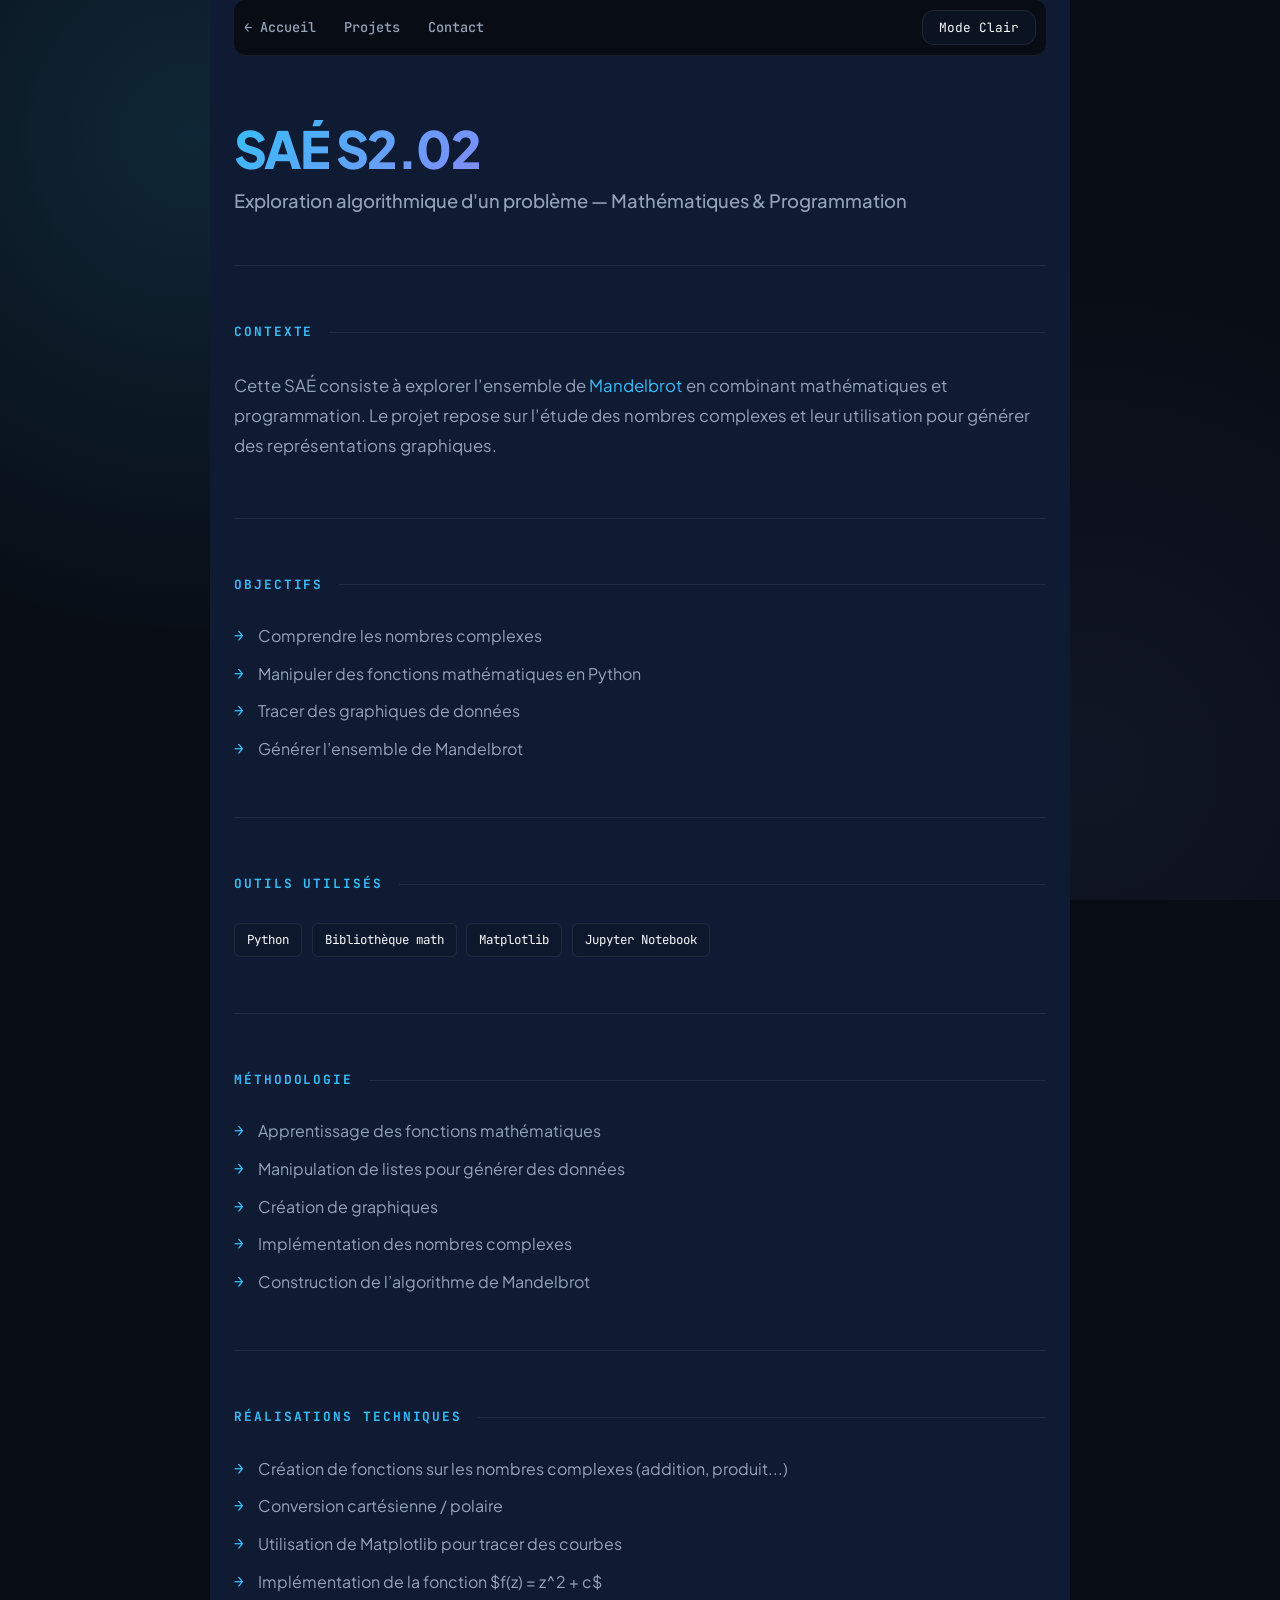
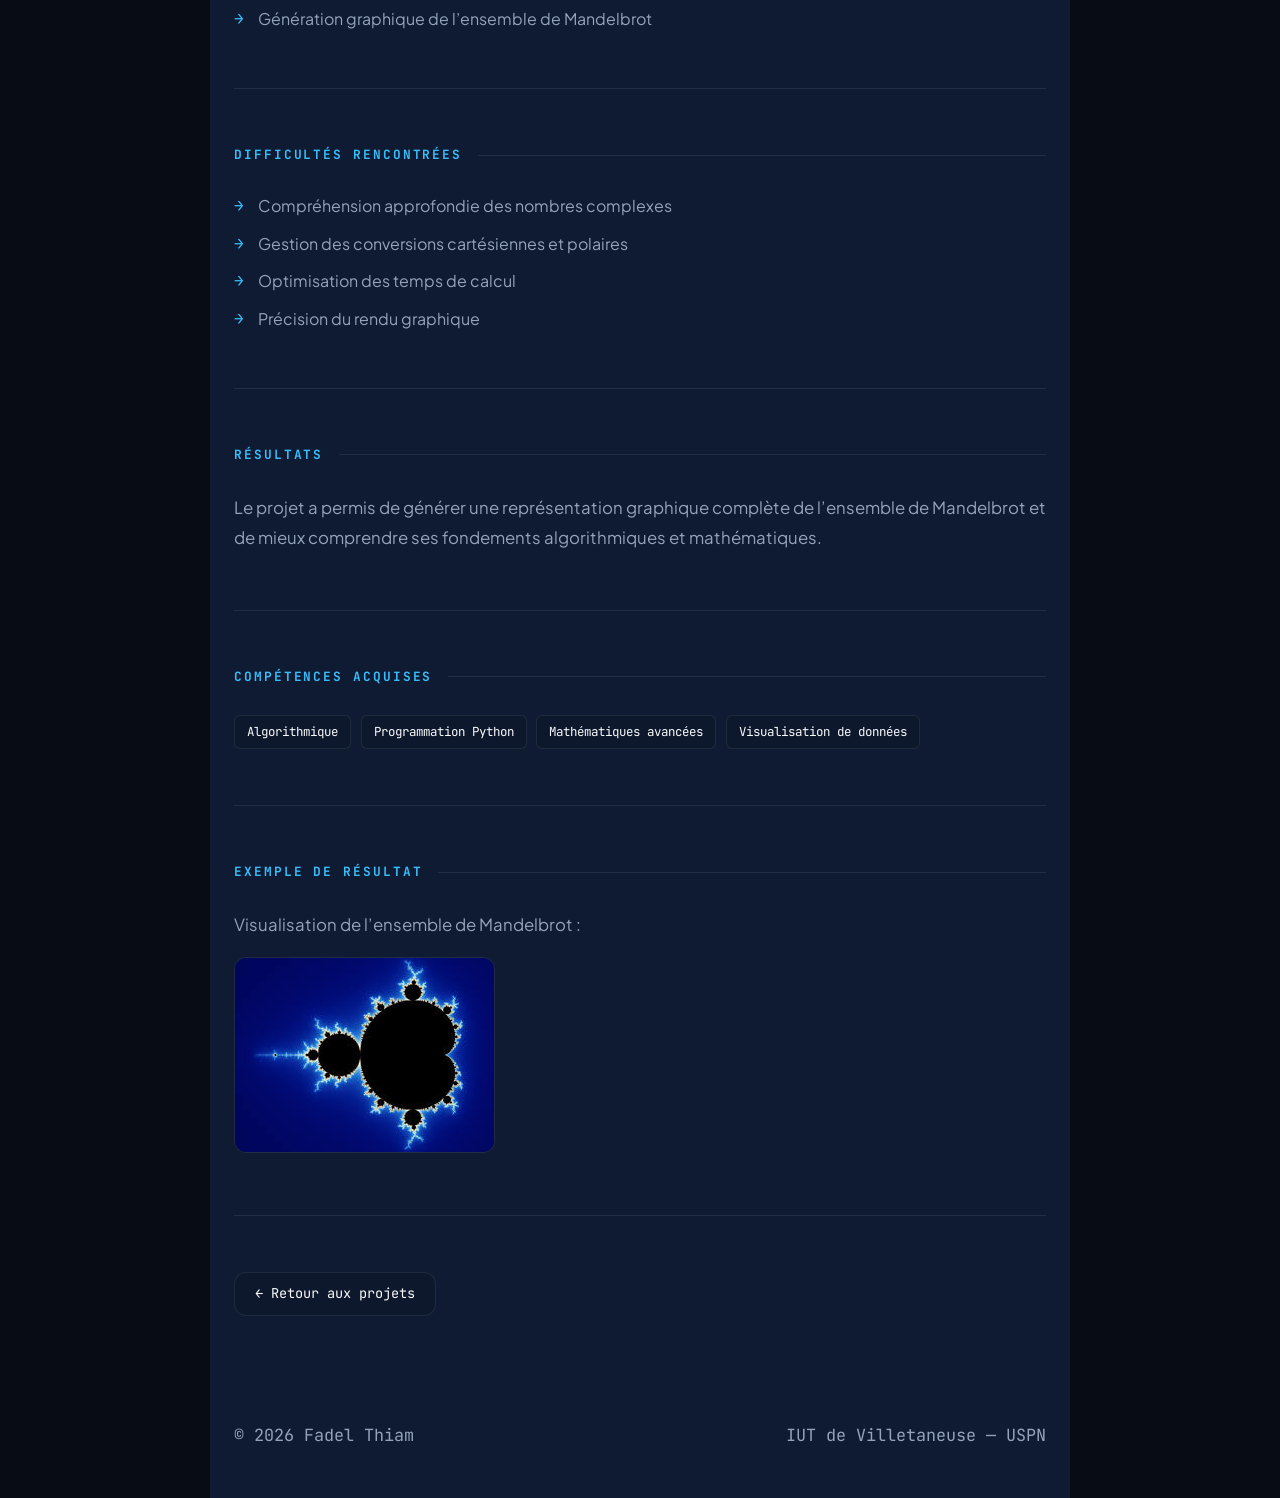
<file: s202.html>
<!DOCTYPE html>
<html lang="fr">
<head>
    <meta charset="UTF-8">
    <meta name="viewport" content="width=device-width, initial-scale=1.0">
    <title>SAE S2.02 — Exploration algorithmique</title>

    <style>
@import url('https://fonts.googleapis.com/css2?family=Plus+Jakarta+Sans:wght@400;500;600;700;800&family=JetBrains+Mono:wght@400;500&display=swap');

/* =====================
   VARIABLES & THEMES
   ===================== */
:root {
  --bg:           #080c14;
  --surface:      rgba(15, 23, 42, 0.65);
  --surface-hover:rgba(30, 41, 59, 0.8);
  --border:       rgba(255, 255, 255, 0.08);
  --border-hover: rgba(56, 189, 248, 0.4);
  
  --text:         #f8fafc;
  --muted:        #94a3b8;
  
  --accent:       #38bdf8;
  --accent-glow:  rgba(56, 189, 248, 0.15);
  --accent-gradient: linear-gradient(135deg, #38bdf8 0%, #818cf8 100%);
  
  --radius:       12px;
  --font-sans:    'Plus Jakarta Sans', -apple-system, sans-serif;
  --font-mono:    'JetBrains Mono', monospace;
}

body.light {
  --bg:           #f1f5f9;
  --surface:      rgba(255, 255, 255, 0.85);
  --surface-hover:rgba(255, 255, 255, 1);
  --border:       rgba(0, 0, 0, 0.08);
  --border-hover: rgba(2, 132, 199, 0.4);
  
  --text:         #0f172a;
  --muted:        #475569;
  
  --accent:       #0284c7;
  --accent-glow:  rgba(2, 132, 199, 0.08);
  --accent-gradient: linear-gradient(135deg, #0284c7 0%, #4f46e5 100%);
}

*, *::before, *::after { box-sizing: border-box; margin: 0; padding: 0; }

html { scroll-behavior: smooth; }

body {
  background: var(--bg);
  color: var(--text);
  font-family: var(--font-sans);
  line-height: 1.6;
  transition: background 0.3s ease, color 0.3s ease;
  min-height: 100vh;
  background-image: 
    radial-gradient(circle at 15% 15%, var(--accent-glow) 0%, transparent 40%),
    radial-gradient(circle at 85% 85%, rgba(129, 140, 248, 0.08) 0%, transparent 40%);
  background-attachment: fixed;
}

:focus-visible {
  outline: 2px solid var(--accent);
  outline-offset: 4px;
}

/* =====================
   LAYOUT
   ===================== */
.container {
  max-width: 860px;
  margin: 0 auto;
  padding: 0 1.5rem;
  background: #0f1b33;
}

body.light .container {
  background: #f8fafc;
}

/* =====================
   NAVBAR
   ===================== */
nav {
  display: flex;
  justify-content: space-between;
  align-items: center;
  padding: 10px;
  position: sticky;
  top: 0;
  background: var(--bg);
  backdrop-filter: blur(12px);
  -webkit-backdrop-filter: blur(12px);
  z-index: 100;
  border-bottom: 1px solid var(--border);
  border-radius: 12px;
}

.nav-links {
  display: flex;
  gap: 1.75rem;
}

nav a {
  font-family: var(--font-mono);
  font-size: 0.85rem;
  color: var(--muted);
  text-decoration: none;
  font-weight: 500;
  transition: color 0.2s;
}

nav a:hover, nav a:focus-visible {
  color: var(--text);
}

#mode {
  font-family: var(--font-mono);
  font-size: 0.8rem;
  padding: 8px 16px;
  border-radius: var(--radius);
  border: 1px solid var(--border);
  background: var(--surface);
  color: var(--text);
  cursor: pointer;
  backdrop-filter: blur(8px);
  transition: all 0.2s ease;
}

#mode:hover {
  border-color: var(--border-hover);
  box-shadow: 0 0 15px var(--accent-glow);
}

/* =====================
   HEADER
   ===================== */
header {
  padding: 4rem 0 3rem;
  border-bottom: 1px solid var(--border);
}

.title-gradient {
  background: var(--accent-gradient);
  -webkit-background-clip: text;
  -webkit-text-fill-color: transparent;
  display: inline-block;
}

header h1 {
  font-size: clamp(2rem, 5vw, 3.2rem);
  font-weight: 800;
  letter-spacing: -0.03em;
  line-height: 1.1;
  margin-bottom: 0.5rem;
}

header .subtitle {
  font-size: 1.15rem;
  color: var(--muted);
  font-weight: 500;
}

/* =====================
   SECTIONS & CONTENT
   ===================== */
section {
  padding: 3.5rem 0;
  border-bottom: 1px solid var(--border);
}

section h2 {
  font-family: var(--font-mono);
  font-size: 0.8rem;
  letter-spacing: 0.15em;
  text-transform: uppercase;
  color: var(--accent);
  margin-bottom: 1.75rem;
  display: flex;
  align-items: center;
  gap: 1rem;
}

section h2::after {
  content: '';
  flex: 1;
  height: 1px;
  background: var(--border);
}

p {
  font-size: 1.05rem;
  color: var(--muted);
  line-height: 1.8;
}

p a {
  color: var(--accent);
  text-decoration: none;
}

p a:hover {
  text-decoration: underline;
}

ul {
  list-style: none;
  display: flex;
  flex-direction: column;
  gap: 0.75rem;
}

ul li {
  font-size: 1rem;
  color: var(--muted);
  position: relative;
  padding-left: 1.5rem;
}

ul li::before {
  content: '→';
  position: absolute;
  left: 0;
  color: var(--accent);
  font-family: var(--font-mono);
}

.tags-wrapper {
  display: flex;
  flex-wrap: wrap;
  gap: 0.6rem;
}

.tag {
  font-family: var(--font-mono);
  font-size: 0.78rem;
  padding: 6px 12px;
  border-radius: 6px;
  background: var(--surface);
  border: 1px solid var(--border);
  color: var(--text);
}

img {
  max-width: 100%;
  height: auto;
  border-radius: var(--radius);
  border: 1px solid var(--border);
  margin-top: 1rem;
}

/* =====================
   BUTTONS
   ===================== */
.btn-back {
  display: inline-flex;
  align-items: center;
  gap: 0.5rem;
  font-family: var(--font-mono);
  font-size: 0.85rem;
  padding: 10px 20px;
  border-radius: var(--radius);
  background: var(--surface);
  color: var(--text);
  border: 1px solid var(--border);
  text-decoration: none;
  transition: all 0.2s ease;
}

.btn-back:hover {
  border-color: var(--border-hover);
  background: var(--surface-hover);
  box-shadow: 0 4px 15px var(--accent-glow);
}

/* =====================
   FOOTER
   ===================== */
footer {
  padding: 3rem 0;
  display: flex;
  justify-content: space-between;
  align-items: center;
  font-family: var(--font-mono);
  font-size: 0.8rem;
  color: var(--muted);
}

@media (max-width: 640px) {
  footer { flex-direction: column; gap: 1rem; align-items: flex-start; }
}
    </style>
</head>

<body>

<div class="container">
    <nav aria-label="Navigation principale">
        <div class="nav-links">
            <a href="index.html">← Accueil</a>
            <a href="index.html#projects">Projets</a>
            <a href="index.html#contact">Contact</a>
        </div>
        <button id="mode" aria-label="Changer le thème">Mode Clair</button>
    </nav>

    <header>
        <h1><span class="title-gradient">SAÉ S2.02</span></h1>
        <p class="subtitle">Exploration algorithmique d'un problème — Mathématiques & Programmation</p>
    </header>

    <main>
        <section id="contexte">
            <h2>Contexte</h2>
            <p>
                Cette SAÉ consiste à explorer l’ensemble de <a href="https://fr.wikipedia.org/wiki/Ensemble_de_Mandelbrot" target="_blank" rel="noopener">Mandelbrot</a> en combinant mathématiques et programmation. Le projet repose sur l’étude des nombres complexes et leur utilisation pour générer des représentations graphiques.
            </p>
        </section>

        <section id="objectifs">
            <h2>Objectifs</h2>
            <ul>
                <li>Comprendre les nombres complexes</li>
                <li>Manipuler des fonctions mathématiques en Python</li>
                <li>Tracer des graphiques de données</li>
                <li>Générer l’ensemble de Mandelbrot</li>
            </ul>
        </section>

        <section id="outils">
            <h2>Outils utilisés</h2>
            <div class="tags-wrapper">
                <span class="tag">Python</span>
                <span class="tag">Bibliothèque math</span>
                <span class="tag">Matplotlib</span>
                <span class="tag">Jupyter Notebook</span>
            </div>
        </section>

        <section id="methodologie">
            <h2>Méthodologie</h2>
            <ul>
                <li>Apprentissage des fonctions mathématiques</li>
                <li>Manipulation de listes pour générer des données</li>
                <li>Création de graphiques</li>
                <li>Implémentation des nombres complexes</li>
                <li>Construction de l’algorithme de Mandelbrot</li>
            </ul>
        </section>

        <section id="realisations">
            <h2>Réalisations techniques</h2>
            <ul>
                <li>Création de fonctions sur les nombres complexes (addition, produit...)</li>
                <li>Conversion cartésienne / polaire</li>
                <li>Utilisation de Matplotlib pour tracer des courbes</li>
                <li>Implémentation de la fonction $f(z) = z^2 + c$</li>
                <li>Génération graphique de l’ensemble de Mandelbrot</li>
            </ul>
        </section>

        <section id="difficultes">
            <h2>Difficultés rencontrées</h2>
            <ul>
                <li>Compréhension approfondie des nombres complexes</li>
                <li>Gestion des conversions cartésiennes et polaires</li>
                <li>Optimisation des temps de calcul</li>
                <li>Précision du rendu graphique</li>
            </ul>
        </section>

        <section id="resultats">
            <h2>Résultats</h2>
            <p>
                Le projet a permis de générer une représentation graphique complète de l’ensemble de Mandelbrot et de mieux comprendre ses fondements algorithmiques et mathématiques.
            </p>
        </section>

        <section id="competences">
            <h2>Compétences acquises</h2>
            <div class="tags-wrapper">
                <span class="tag">Algorithmique</span>
                <span class="tag">Programmation Python</span>
                <span class="tag">Mathématiques avancées</span>
                <span class="tag">Visualisation de données</span>
            </div>
        </section>

        <section id="apercu">
            <h2>Exemple de résultat</h2>
            <p>Visualisation de l’ensemble de Mandelbrot :</p>
            <img src="fichiers/Mandelbrot100.jpeg" alt="Représentation graphique de l'ensemble de Mandelbrot">
        </section>

        <section id="retour" style="border-bottom: none;">
            <a href="index.html#projects" class="btn-back">← Retour aux projets</a>
        </section>
    </main>

    <footer>
        <p>© 2026 Fadel Thiam</p>
        <p>IUT de Villetaneuse — USPN</p>
    </footer>
</div>

<script>
  const modeButton = document.getElementById('mode');

  const savedTheme = localStorage.getItem('theme');
  if (savedTheme === 'light') {
    document.body.classList.add('light');
    modeButton.textContent = 'Mode Sombre';
  }

  modeButton.addEventListener('click', () => {
    const isLight = document.body.classList.toggle('light');
    modeButton.textContent = isLight ? 'Mode Sombre' : 'Mode Clair';
    localStorage.setItem('theme', isLight ? 'light' : 'dark');
  });
</script>

</body>
</html>
</file>
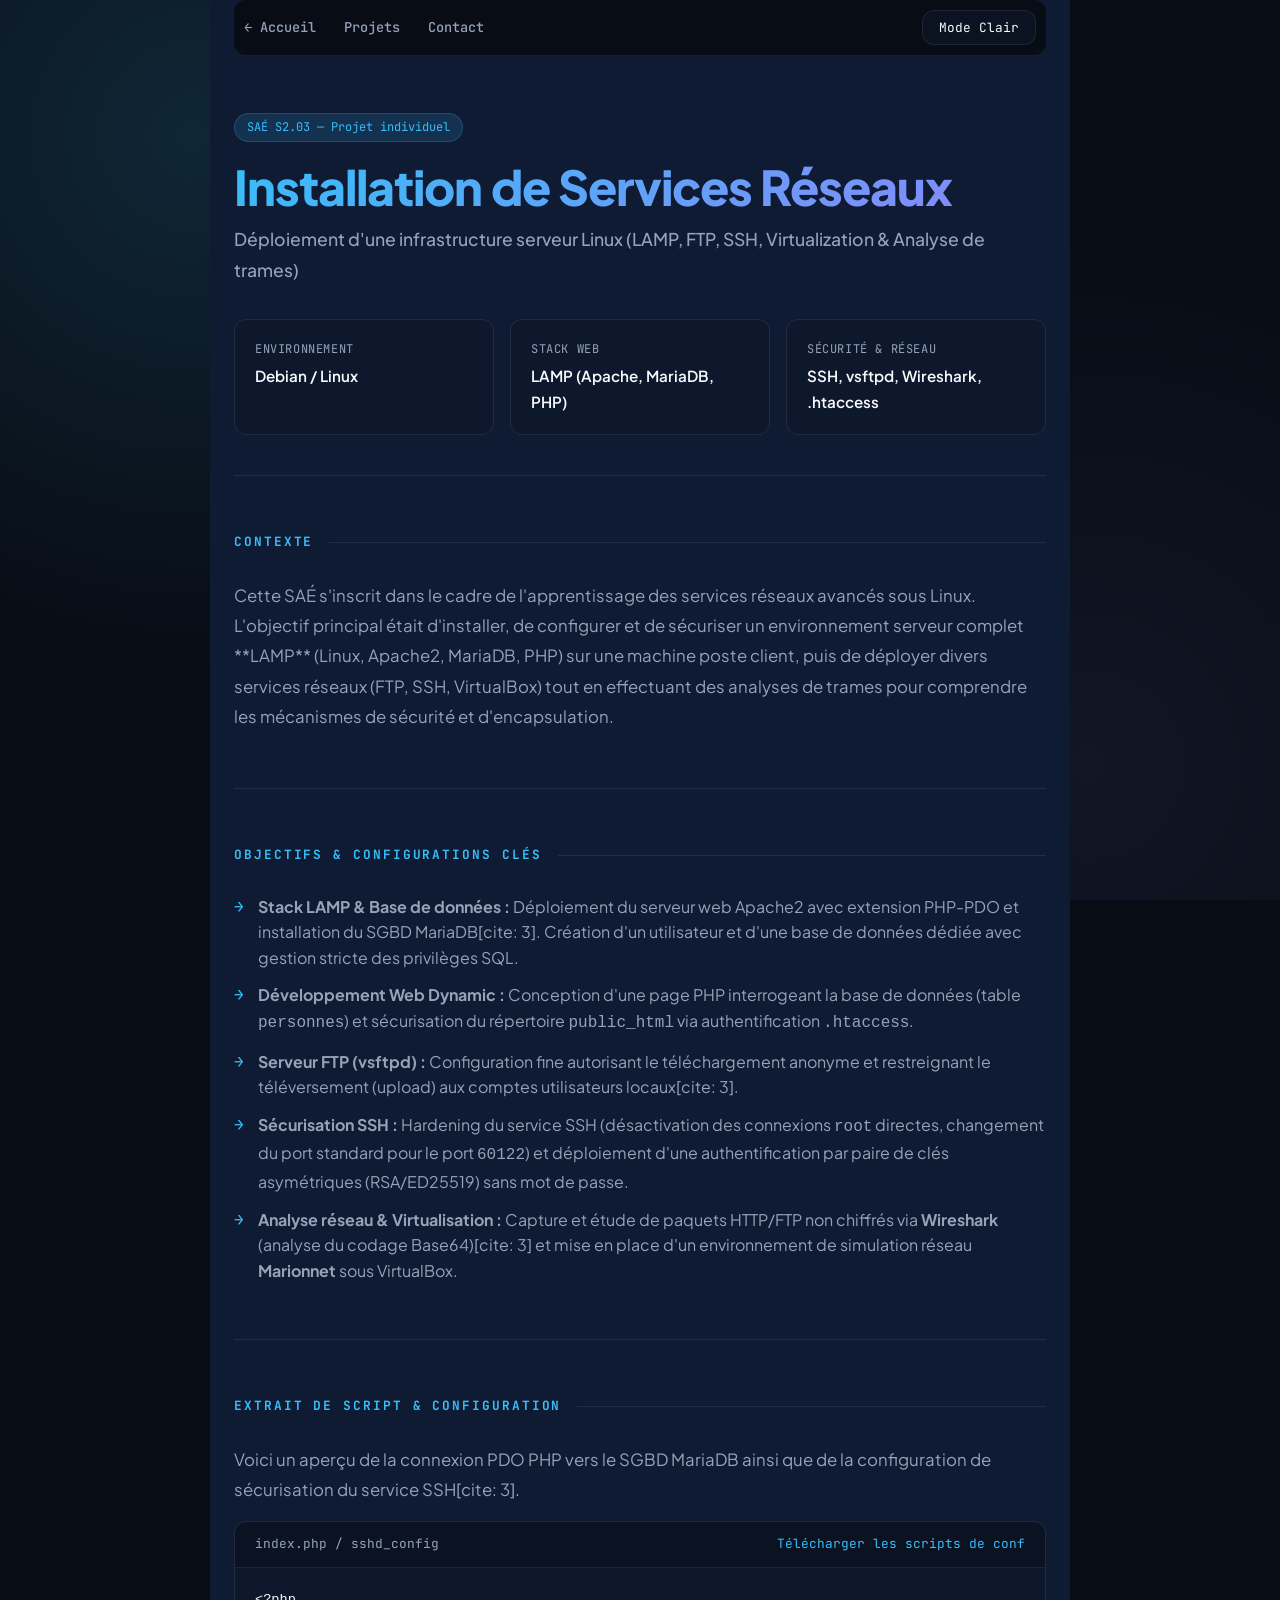
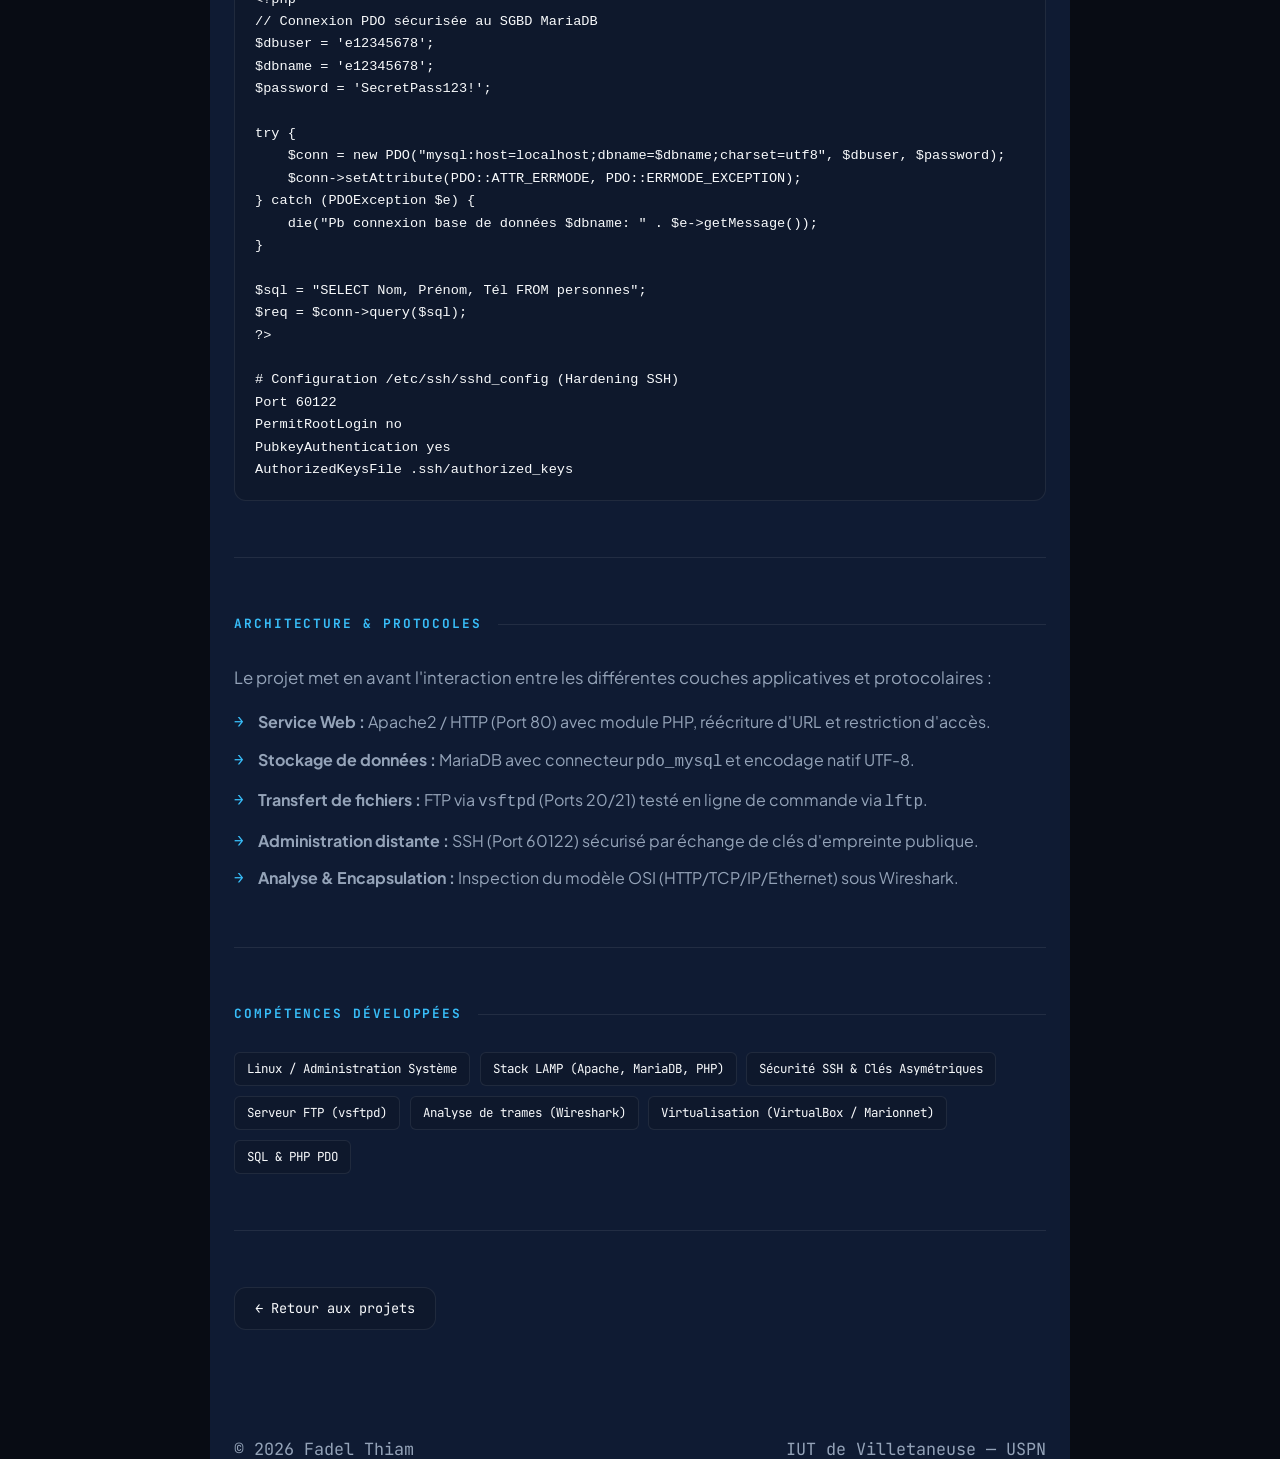
<file: s203.html>
<!DOCTYPE html>
<html lang="fr">
<head>
    <meta charset="UTF-8">
    <meta name="viewport" content="width=device-width, initial-scale=1.0">
    <title>SAÉ S2.03 — Installation de Services Réseaux</title>

    <style>
@import url('https://fonts.googleapis.com/css2?family=Plus+Jakarta+Sans:wght@400;500;600;700;800&family=JetBrains+Mono:wght@400;500&display=swap');

/* =====================
   VARIABLES & THEMES
   ===================== */
:root {
  --bg:           #080c14;
  --surface:      rgba(15, 23, 42, 0.65);
  --surface-hover:rgba(30, 41, 59, 0.8);
  --border:       rgba(255, 255, 255, 0.08);
  --border-hover: rgba(56, 189, 248, 0.4);
  
  --text:         #f8fafc;
  --muted:        #94a3b8;
  
  --accent:       #38bdf8;
  --accent-glow:  rgba(56, 189, 248, 0.15);
  --accent-gradient: linear-gradient(135deg, #38bdf8 0%, #818cf8 100%);
  
  --radius:       12px;
  --font-sans:    'Plus Jakarta Sans', -apple-system, sans-serif;
  --font-mono:    'JetBrains Mono', monospace;
}

body.light {
  --bg:           #f1f5f9;
  --surface:      rgba(255, 255, 255, 0.85);
  --surface-hover:rgba(255, 255, 255, 1);
  --border:       rgba(0, 0, 0, 0.08);
  --border-hover: rgba(2, 132, 199, 0.4);
  
  --text:         #0f172a;
  --muted:        #475569;
  
  --accent:       #0284c7;
  --accent-glow:  rgba(2, 132, 199, 0.08);
  --accent-gradient: linear-gradient(135deg, #0284c7 0%, #4f46e5 100%);
}

*, *::before, *::after { box-sizing: border-box; margin: 0; padding: 0; }

html { scroll-behavior: smooth; }

body {
  background: var(--bg);
  color: var(--text);
  font-family: var(--font-sans);
  line-height: 1.6;
  transition: background 0.3s ease, color 0.3s ease;
  min-height: 100vh;
  background-image: 
    radial-gradient(circle at 15% 15%, var(--accent-glow) 0%, transparent 40%),
    radial-gradient(circle at 85% 85%, rgba(129, 140, 248, 0.08) 0%, transparent 40%);
  background-attachment: fixed;
}

:focus-visible {
  outline: 2px solid var(--accent);
  outline-offset: 4px;
}

/* =====================
   LAYOUT
   ===================== */
.container {
  max-width: 860px;
  margin: 0 auto;
  padding: 0 1.5rem;
  background: #0f1b33;
}

body.light .container {
  background: #f8fafc;
}

/* =====================
   NAVBAR
   ===================== */
nav {
  display: flex;
  justify-content: space-between;
  align-items: center;
  padding: 10px;
  position: sticky;
  top: 0;
  background: var(--bg);
  backdrop-filter: blur(12px);
  -webkit-backdrop-filter: blur(12px);
  z-index: 100;
  border-bottom: 1px solid var(--border);
  border-radius: 12px;
}

.nav-links {
  display: flex;
  gap: 1.75rem;
}

nav a {
  font-family: var(--font-mono);
  font-size: 0.85rem;
  color: var(--muted);
  text-decoration: none;
  font-weight: 500;
  transition: color 0.2s;
}

nav a:hover, nav a:focus-visible {
  color: var(--text);
}

#mode {
  font-family: var(--font-mono);
  font-size: 0.8rem;
  padding: 8px 16px;
  border-radius: var(--radius);
  border: 1px solid var(--border);
  background: var(--surface);
  color: var(--text);
  cursor: pointer;
  backdrop-filter: blur(8px);
  transition: all 0.2s ease;
}

#mode:hover {
  border-color: var(--border-hover);
  box-shadow: 0 0 15px var(--accent-glow);
}

/* =====================
   HEADER & BENTO GRID
   ===================== */
header {
  padding: 3.5rem 0 2.5rem;
  border-bottom: 1px solid var(--border);
}

.project-badge {
  font-family: var(--font-mono);
  font-size: 0.75rem;
  color: var(--accent);
  background: var(--accent-glow);
  padding: 4px 12px;
  border-radius: 20px;
  display: inline-block;
  margin-bottom: 1rem;
  border: 1px solid rgba(56, 189, 248, 0.2);
}

header h1 {
  font-size: clamp(2rem, 5vw, 3rem);
  font-weight: 800;
  letter-spacing: -0.02em;
  line-height: 1.2;
  margin-bottom: 0.5rem;
}

.title-gradient {
  background: var(--accent-gradient);
  background-clip: text;
  -webkit-background-clip: text;
  -webkit-text-fill-color: transparent;
  display: inline-block;
}

header .subtitle {
  font-size: 1.1rem;
  color: var(--muted);
  font-weight: 500;
  margin-bottom: 2rem;
}

.bento-info {
  display: grid;
  grid-template-columns: repeat(auto-fit, minmax(200px, 1fr));
  gap: 1rem;
}

.bento-item {
  background: var(--surface);
  border: 1px solid var(--border);
  backdrop-filter: blur(12px);
  padding: 1.25rem;
  border-radius: var(--radius);
}

.bento-label {
  font-family: var(--font-mono);
  font-size: 0.75rem;
  color: var(--muted);
  text-transform: uppercase;
  letter-spacing: 0.05em;
  display: block;
  margin-bottom: 0.25rem;
}

.bento-value {
  font-size: 0.95rem;
  font-weight: 600;
  color: var(--text);
}

/* =====================
   SECTIONS & CONTENT
   ===================== */
section {
  padding: 3.5rem 0;
  border-bottom: 1px solid var(--border);
}

section h2 {
  font-family: var(--font-mono);
  font-size: 0.8rem;
  letter-spacing: 0.15em;
  text-transform: uppercase;
  color: var(--accent);
  margin-bottom: 1.75rem;
  display: flex;
  align-items: center;
  gap: 1rem;
}

section h2::after {
  content: '';
  flex: 1;
  height: 1px;
  background: var(--border);
}

p {
  font-size: 1.05rem;
  color: var(--muted);
  line-height: 1.8;
}

p strong {
  color: var(--text);
}

ul {
  list-style: none;
  display: flex;
  flex-direction: column;
  gap: 0.75rem;
}

ul li {
  font-size: 1rem;
  color: var(--muted);
  position: relative;
  padding-left: 1.5rem;
}

ul li::before {
  content: '→';
  position: absolute;
  left: 0;
  color: var(--accent);
  font-family: var(--font-mono);
}

/* =====================
   CODE BLOCK & ACTION
   ===================== */
.code-container {
  background: var(--surface);
  border: 1px solid var(--border);
  border-radius: var(--radius);
  overflow: hidden;
  margin-top: 1rem;
}

.code-header {
  background: rgba(0, 0, 0, 0.2);
  padding: 0.75rem 1.25rem;
  display: flex;
  justify-content: space-between;
  align-items: center;
  border-bottom: 1px solid var(--border);
  font-family: var(--font-mono);
  font-size: 0.8rem;
  color: var(--muted);
}

pre {
  padding: 1.25rem;
  overflow-x: auto;
  font-family: var(--font-mono);
  font-size: 0.85rem;
  color: var(--text);
  line-height: 1.5;
}

.download-link {
  font-family: var(--font-mono);
  font-size: 0.8rem;
  color: var(--accent);
  text-decoration: none;
  display: inline-flex;
  align-items: center;
  gap: 0.4rem;
  transition: opacity 0.2s;
}

.download-link:hover {
  text-decoration: underline;
  opacity: 0.85;
}

/* =====================
   TAGS & BUTTONS
   ===================== */
.tags-wrapper {
  display: flex;
  flex-wrap: wrap;
  gap: 0.6rem;
}

.tag {
  font-family: var(--font-mono);
  font-size: 0.78rem;
  padding: 6px 12px;
  border-radius: 6px;
  background: var(--surface);
  border: 1px solid var(--border);
  color: var(--text);
}

.btn-back {
  display: inline-flex;
  align-items: center;
  gap: 0.5rem;
  font-family: var(--font-mono);
  font-size: 0.85rem;
  padding: 10px 20px;
  border-radius: var(--radius);
  background: var(--surface);
  color: var(--text);
  border: 1px solid var(--border);
  text-decoration: none;
  transition: all 0.2s ease;
}

.btn-back:hover {
  border-color: var(--border-hover);
  background: var(--surface-hover);
  box-shadow: 0 4px 15px var(--accent-glow);
}

/* =====================
   FOOTER
   ===================== */
footer {
  padding: 3rem 0;
  display: flex;
  justify-content: space-between;
  align-items: center;
  font-family: var(--font-mono);
  font-size: 0.8rem;
  color: var(--muted);
}

@media (max-width: 640px) {
  .bento-info { grid-template-columns: 1fr; }
  footer { flex-direction: column; gap: 1rem; align-items: flex-start; }
}
    </style>
</head>

<body>

<div class="container">
    <nav aria-label="Navigation principale">
        <div class="nav-links">
            <a href="index.html">← Accueil</a>
            <a href="index.html#projects">Projets</a>
            <a href="index.html#contact">Contact</a>
        </div>
        <button id="mode" aria-label="Changer le thème">Mode Clair</button>
    </nav>

    <header>
        <span class="project-badge">SAÉ S2.03 — Projet individuel</span>
        <h1><span class="title-gradient">Installation de Services Réseaux</span></h1>
        <p class="subtitle">Déploiement d'une infrastructure serveur Linux (LAMP, FTP, SSH, Virtualization & Analyse de trames)</p>

        <div class="bento-info">
            <div class="bento-item">
                <span class="bento-label">Environnement</span>
                <span class="bento-value">Debian / Linux</span>
            </div>
            <div class="bento-item">
                <span class="bento-label">Stack Web</span>
                <span class="bento-value">LAMP (Apache, MariaDB, PHP)</span>
            </div>
            <div class="bento-item">
                <span class="bento-label">Sécurité & Réseau</span>
                <span class="bento-value">SSH, vsftpd, Wireshark, .htaccess</span>
            </div>
        </div>
    </header>

    <main>
        <section id="contexte">
            <h2>Contexte</h2>
            <p>
                Cette SAÉ s'inscrit dans le cadre de l'apprentissage des services réseaux avancés sous Linux. L'objectif principal était d'installer, de configurer et de sécuriser un environnement serveur complet **LAMP** (Linux, Apache2, MariaDB, PHP) sur une machine poste client, puis de déployer divers services réseaux (FTP, SSH, VirtualBox) tout en effectuant des analyses de trames pour comprendre les mécanismes de sécurité et d'encapsulation.
            </p>
        </section>

        <section id="objectifs">
            <h2>Objectifs & Configurations clés</h2>
            <ul>
                <li><strong>Stack LAMP & Base de données :</strong> Déploiement du serveur web Apache2 avec extension PHP-PDO et installation du SGBD MariaDB[cite: 3]. Création d'un utilisateur et d'une base de données dédiée avec gestion stricte des privilèges SQL.</li>
                <li><strong>Développement Web Dynamic :</strong> Conception d'une page PHP interrogeant la base de données (table <code>personnes</code>) et sécurisation du répertoire <code>public_html</code> via authentification <code>.htaccess</code>.</li>
                <li><strong>Serveur FTP (vsftpd) :</strong> Configuration fine autorisant le téléchargement anonyme et restreignant le téléversement (upload) aux comptes utilisateurs locaux[cite: 3].</li>
                <li><strong>Sécurisation SSH :</strong> Hardening du service SSH (désactivation des connexions <code>root</code> directes, changement du port standard pour le port <code>60122</code>) et déploiement d'une authentification par paire de clés asymétriques (RSA/ED25519) sans mot de passe.</li>
                <li><strong>Analyse réseau & Virtualisation :</strong> Capture et étude de paquets HTTP/FTP non chiffrés via <strong>Wireshark</strong> (analyse du codage Base64)[cite: 3] et mise en place d'un environnement de simulation réseau <strong>Marionnet</strong> sous VirtualBox.</li>
            </ul>
        </section>

        <section id="code">
            <h2>Extrait de Script & Configuration</h2>
            <p style="margin-bottom: 1rem;">
                Voici un aperçu de la connexion PDO PHP vers le SGBD MariaDB ainsi que de la configuration de sécurisation du service SSH[cite: 3].
            </p>
            <div class="code-container">
                <div class="code-header">
                    <span>index.php / sshd_config</span>
                    <a href="scripts-config-s203.zip" download class="download-link">Télécharger les scripts de conf</a>
                </div>
                <pre><code>&lt;?php
// Connexion PDO sécurisée au SGBD MariaDB
$dbuser = 'e12345678';
$dbname = 'e12345678';
$password = 'SecretPass123!';

try {
    $conn = new PDO("mysql:host=localhost;dbname=$dbname;charset=utf8", $dbuser, $password);
    $conn-&gt;setAttribute(PDO::ATTR_ERRMODE, PDO::ERRMODE_EXCEPTION);
} catch (PDOException $e) {
    die("Pb connexion base de données $dbname: " . $e-&gt;getMessage());
}

$sql = "SELECT Nom, Prénom, Tél FROM personnes";
$req = $conn-&gt;query($sql);
?&gt;

# Configuration /etc/ssh/sshd_config (Hardening SSH)
Port 60122
PermitRootLogin no
PubkeyAuthentication yes
AuthorizedKeysFile .ssh/authorized_keys</code></pre>
            </div>
        </section>

        <section id="architecture">
            <h2>Architecture & Protocoles</h2>
            <p style="margin-bottom: 1rem;">
                Le projet met en avant l'interaction entre les différentes couches applicatives et protocolaires :
            </p>
            <ul>
                <li><strong>Service Web :</strong> Apache2 / HTTP (Port 80) avec module PHP, réécriture d'URL et restriction d'accès.</li>
                <li><strong>Stockage de données :</strong> MariaDB avec connecteur <code>pdo_mysql</code> et encodage natif UTF-8.</li>
                <li><strong>Transfert de fichiers :</strong> FTP via <code>vsftpd</code> (Ports 20/21) testé en ligne de commande via <code>lftp</code>.</li>
                <li><strong>Administration distante :</strong> SSH (Port 60122) sécurisé par échange de clés d'empreinte publique.</li>
                <li><strong>Analyse & Encapsulation :</strong> Inspection du modèle OSI (HTTP/TCP/IP/Ethernet) sous Wireshark.</li>
            </ul>
        </section>

        <section id="competences">
            <h2>Compétences développées</h2>
            <div class="tags-wrapper">
                <span class="tag">Linux / Administration Système</span>
                <span class="tag">Stack LAMP (Apache, MariaDB, PHP)</span>
                <span class="tag">Sécurité SSH & Clés Asymétriques</span>
                <span class="tag">Serveur FTP (vsftpd)</span>
                <span class="tag">Analyse de trames (Wireshark)</span>
                <span class="tag">Virtualisation (VirtualBox / Marionnet)</span>
                <span class="tag">SQL & PHP PDO</span>
            </div>
        </section>

        <section id="retour" style="border-bottom: none;">
            <a href="index.html#projects" class="btn-back">← Retour aux projets</a>
        </section>
    </main>

    <footer>
        <p>© 2026 Fadel Thiam</p>
        <p>IUT de Villetaneuse — USPN</p>
    </footer>
</div>

<script>
  const modeButton = document.getElementById('mode');

  const savedTheme = localStorage.getItem('theme');
  if (savedTheme === 'light') {
    document.body.classList.add('light');
    modeButton.textContent = 'Mode Sombre';
  }

  modeButton.addEventListener('click', () => {
    const isLight = document.body.classList.toggle('light');
    modeButton.textContent = isLight ? 'Mode Sombre' : 'Mode Clair';
    localStorage.setItem('theme', isLight ? 'light' : 'dark');
  });
</script>

</body>
</html>
</file>
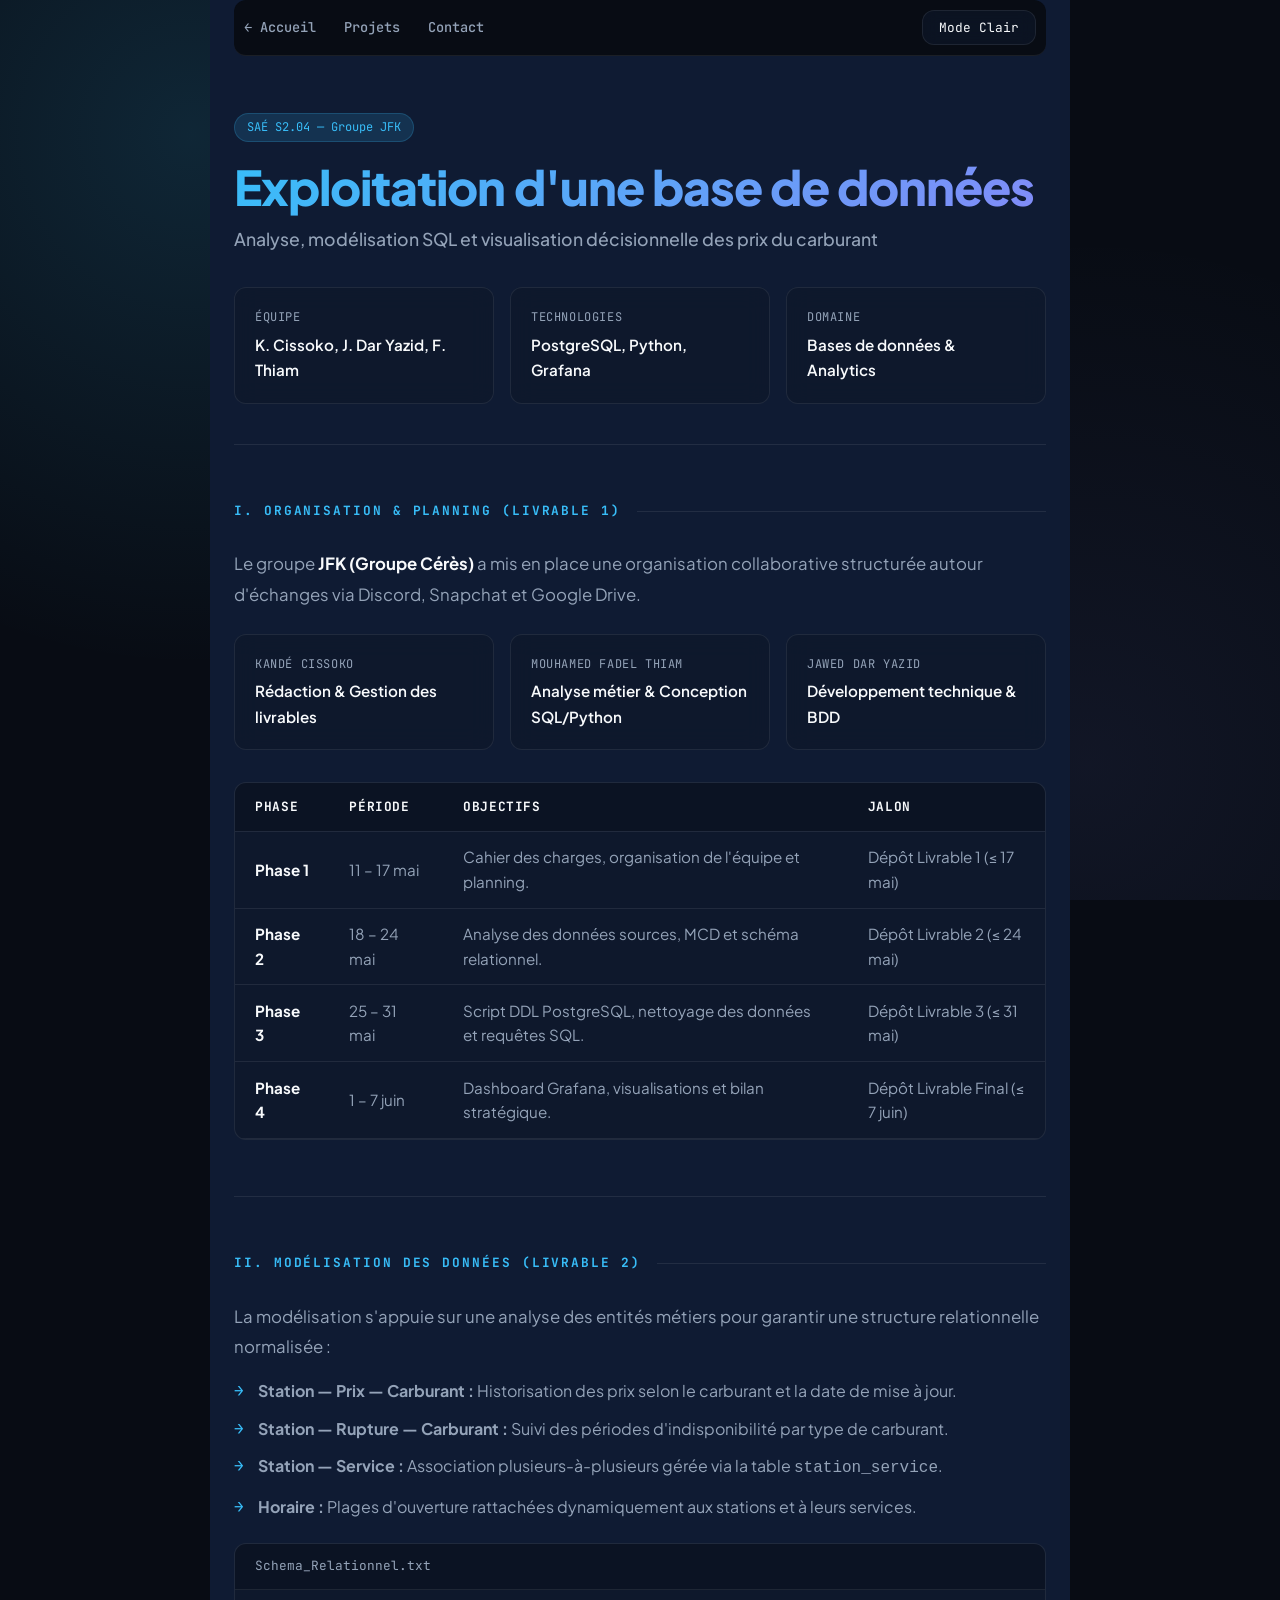
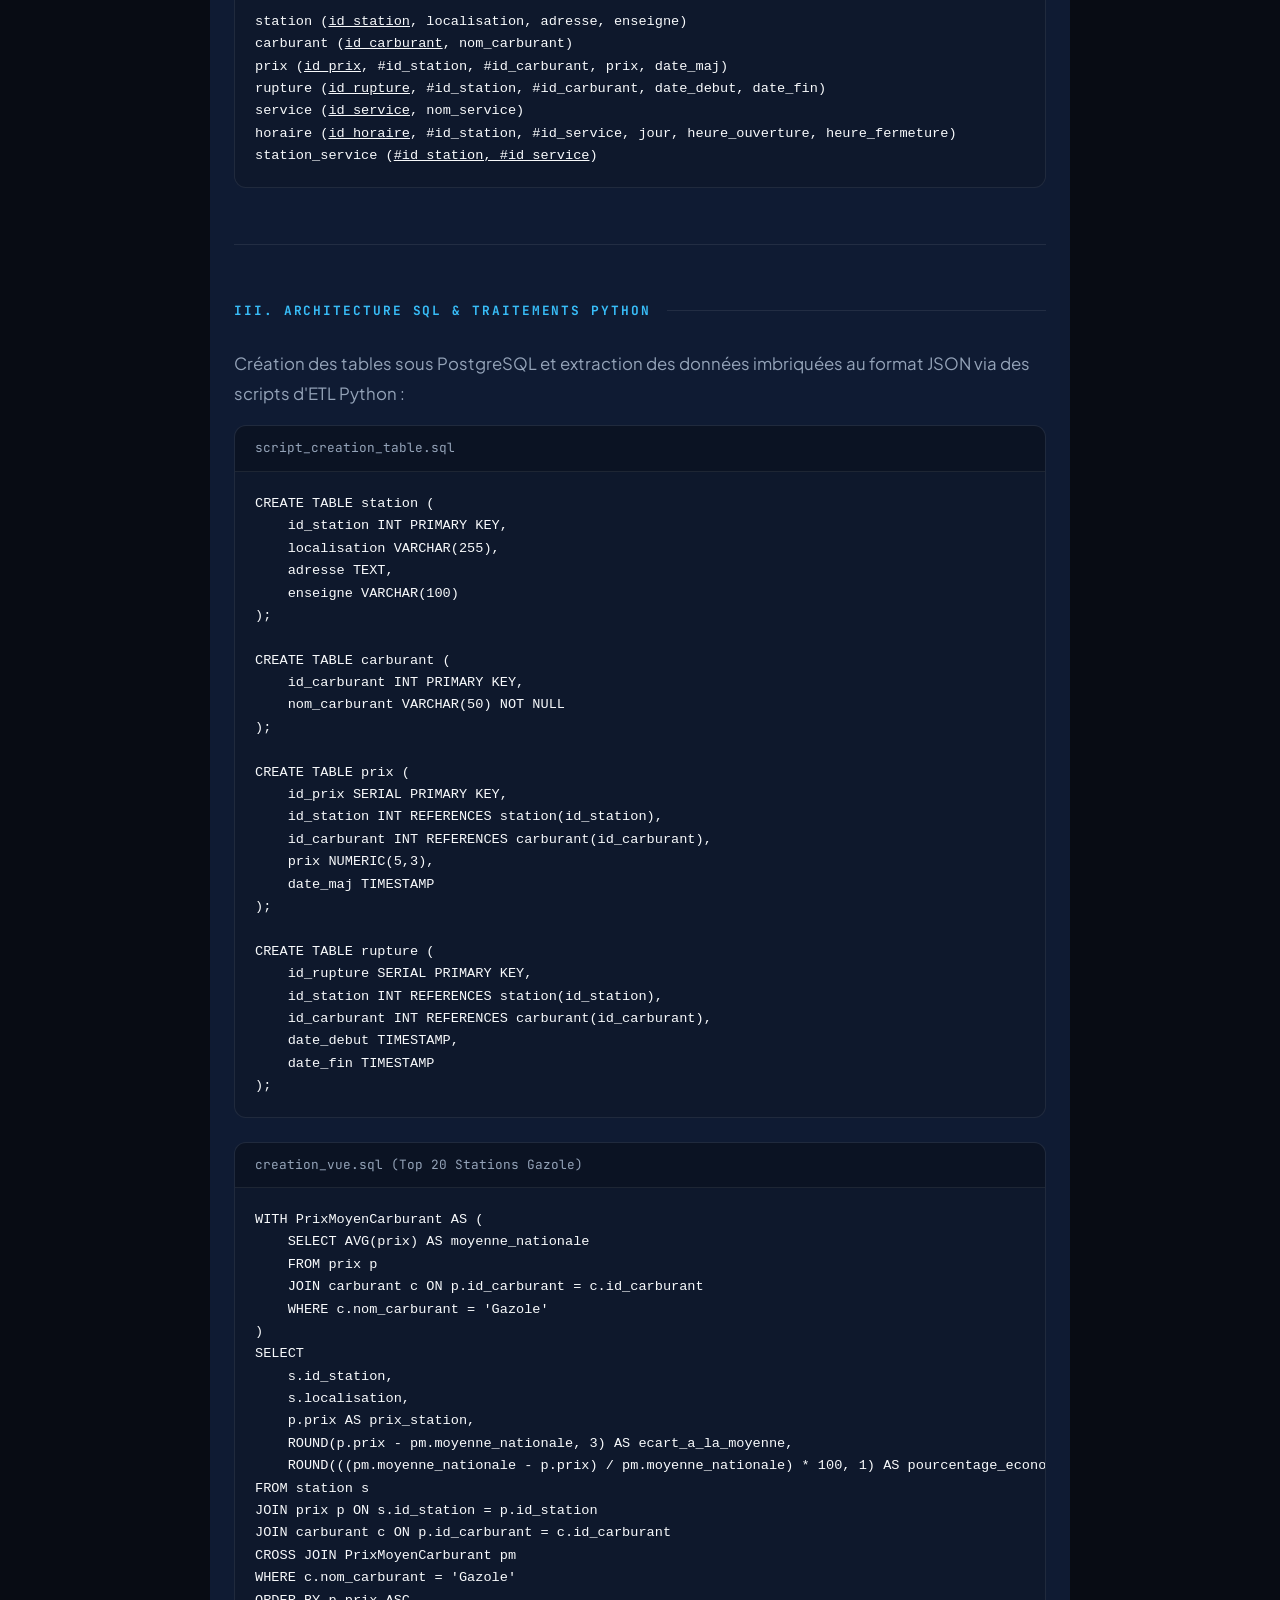
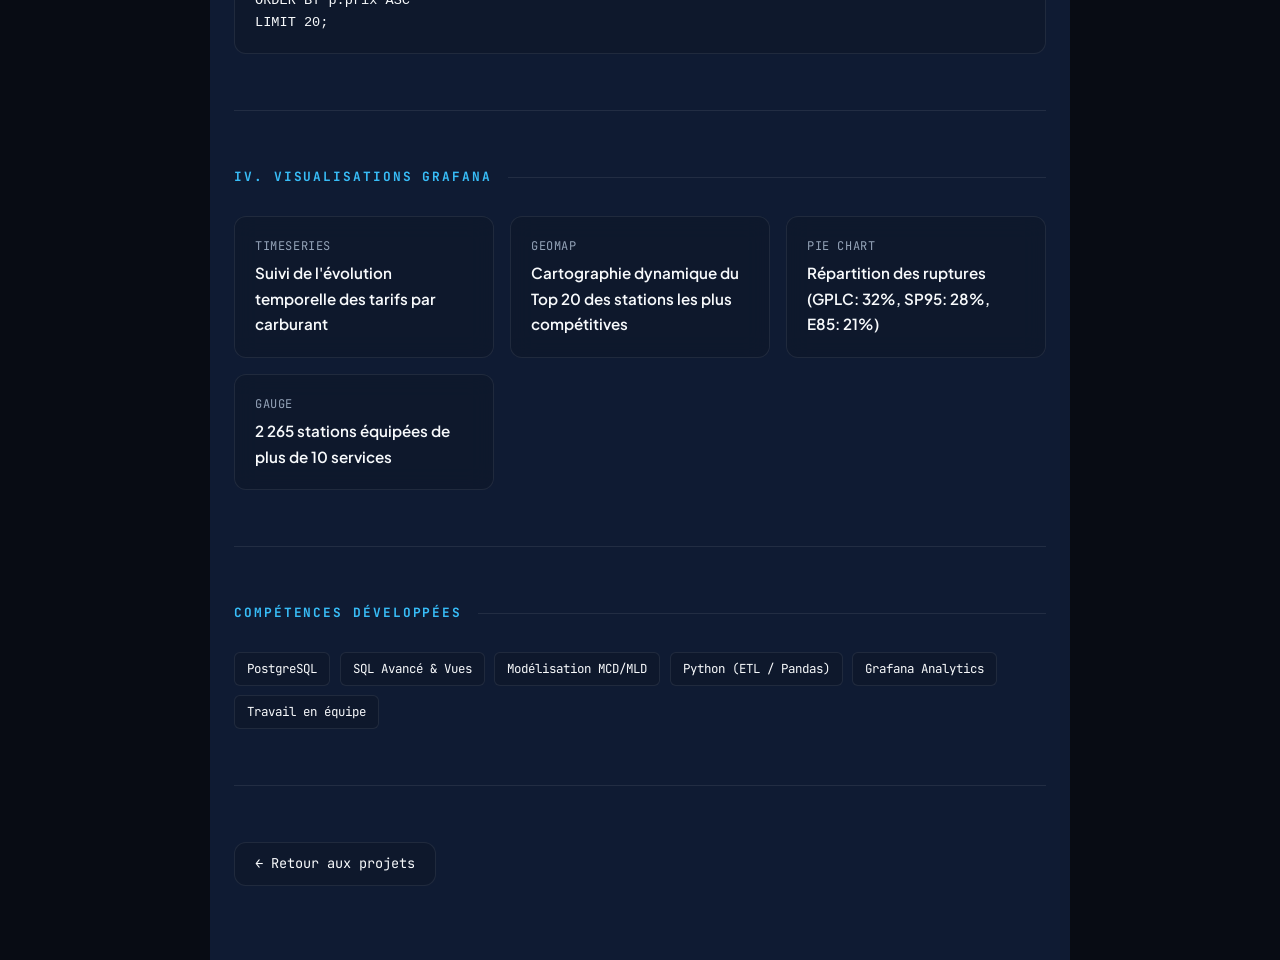
<file: s204.html>
<!DOCTYPE html>
<html lang="fr">
<head>
    <meta charset="UTF-8">
    <meta name="viewport" content="width=device-width, initial-scale=1.0">
    <title>SAÉ S2.04 — Exploitation d'une base de données</title>

    <style>
@import url('https://fonts.googleapis.com/css2?family=Plus+Jakarta+Sans:wght@400;500;600;700;800&family=JetBrains+Mono:wght@400;500&display=swap');

/* =====================
   VARIABLES & THEMES
   ===================== */
:root {
  --bg:           #080c14;
  --surface:      rgba(15, 23, 42, 0.65);
  --surface-hover:rgba(30, 41, 59, 0.8);
  --border:       rgba(255, 255, 255, 0.08);
  --border-hover: rgba(56, 189, 248, 0.4);
  
  --text:         #f8fafc;
  --muted:        #94a3b8;
  
  --accent:       #38bdf8;
  --accent-glow:  rgba(56, 189, 248, 0.15);
  --accent-gradient: linear-gradient(135deg, #38bdf8 0%, #818cf8 100%);
  
  --radius:       12px;
  --font-sans:    'Plus Jakarta Sans', -apple-system, sans-serif;
  --font-mono:    'JetBrains Mono', monospace;
}

body.light {
  --bg:           #f1f5f9;
  --surface:      rgba(255, 255, 255, 0.85);
  --surface-hover:rgba(255, 255, 255, 1);
  --border:       rgba(0, 0, 0, 0.08);
  --border-hover: rgba(2, 132, 199, 0.4);
  
  --text:         #0f172a;
  --muted:        #475569;
  
  --accent:       #0284c7;
  --accent-glow:  rgba(2, 132, 199, 0.08);
  --accent-gradient: linear-gradient(135deg, #0284c7 0%, #4f46e5 100%);
}

*, *::before, *::after { box-sizing: border-box; margin: 0; padding: 0; }

html { scroll-behavior: smooth; }

body {
  background: var(--bg);
  color: var(--text);
  font-family: var(--font-sans);
  line-height: 1.6;
  transition: background 0.3s ease, color 0.3s ease;
  min-height: 100vh;
  background-image: 
    radial-gradient(circle at 15% 15%, var(--accent-glow) 0%, transparent 40%),
    radial-gradient(circle at 85% 85%, rgba(129, 140, 248, 0.08) 0%, transparent 40%);
  background-attachment: fixed;
}

:focus-visible {
  outline: 2px solid var(--accent);
  outline-offset: 4px;
}

/* =====================
   LAYOUT
   ===================== */
.container {
  max-width: 860px;
  margin: 0 auto;
  padding: 0 1.5rem;
  background: #0f1b33;
}

body.light .container {
  background: #f8fafc;
}

/* =====================
   NAVBAR
   ===================== */
nav {
  display: flex;
  justify-content: space-between;
  align-items: center;
  padding: 10px;
  position: sticky;
  top: 0;
  background: var(--bg);
  backdrop-filter: blur(12px);
  -webkit-backdrop-filter: blur(12px);
  z-index: 100;
  border-bottom: 1px solid var(--border);
  border-radius: 12px;
}

.nav-links {
  display: flex;
  gap: 1.75rem;
}

nav a {
  font-family: var(--font-mono);
  font-size: 0.85rem;
  color: var(--muted);
  text-decoration: none;
  font-weight: 500;
  transition: color 0.2s;
}

nav a:hover, nav a:focus-visible {
  color: var(--text);
}

#mode {
  font-family: var(--font-mono);
  font-size: 0.8rem;
  padding: 8px 16px;
  border-radius: var(--radius);
  border: 1px solid var(--border);
  background: var(--surface);
  color: var(--text);
  cursor: pointer;
  backdrop-filter: blur(8px);
  transition: all 0.2s ease;
}

#mode:hover {
  border-color: var(--border-hover);
  box-shadow: 0 0 15px var(--accent-glow);
}

/* =====================
   HEADER & BENTO GRID
   ===================== */
header {
  padding: 3.5rem 0 2.5rem;
  border-bottom: 1px solid var(--border);
}

.project-badge {
  font-family: var(--font-mono);
  font-size: 0.75rem;
  color: var(--accent);
  background: var(--accent-glow);
  padding: 4px 12px;
  border-radius: 20px;
  display: inline-block;
  margin-bottom: 1rem;
  border: 1px solid rgba(56, 189, 248, 0.2);
}

header h1 {
  font-size: clamp(2rem, 5vw, 3rem);
  font-weight: 800;
  letter-spacing: -0.02em;
  line-height: 1.2;
  margin-bottom: 0.5rem;
}

.title-gradient {
  background: var(--accent-gradient);
  -webkit-background-clip: text;
  -webkit-text-fill-color: transparent;
  display: inline-block;
}

header .subtitle {
  font-size: 1.1rem;
  color: var(--muted);
  font-weight: 500;
  margin-bottom: 2rem;
}

.bento-info {
  display: grid;
  grid-template-columns: repeat(auto-fit, minmax(200px, 1fr));
  gap: 1rem;
}

.bento-item {
  background: var(--surface);
  border: 1px solid var(--border);
  backdrop-filter: blur(12px);
  padding: 1.25rem;
  border-radius: var(--radius);
}

.bento-label {
  font-family: var(--font-mono);
  font-size: 0.75rem;
  color: var(--muted);
  text-transform: uppercase;
  letter-spacing: 0.05em;
  display: block;
  margin-bottom: 0.25rem;
}

.bento-value {
  font-size: 0.95rem;
  font-weight: 600;
  color: var(--text);
}

/* =====================
   SECTIONS & CONTENT
   ===================== */
section {
  padding: 3.5rem 0;
  border-bottom: 1px solid var(--border);
}

section h2 {
  font-family: var(--font-mono);
  font-size: 0.8rem;
  letter-spacing: 0.15em;
  text-transform: uppercase;
  color: var(--accent);
  margin-bottom: 1.75rem;
  display: flex;
  align-items: center;
  gap: 1rem;
}

section h2::after {
  content: '';
  flex: 1;
  height: 1px;
  background: var(--border);
}

p {
  font-size: 1.05rem;
  color: var(--muted);
  line-height: 1.8;
}

p strong {
  color: var(--text);
}

ul {
  list-style: none;
  display: flex;
  flex-direction: column;
  gap: 0.75rem;
}

ul li {
  font-size: 1rem;
  color: var(--muted);
  position: relative;
  padding-left: 1.5rem;
}

ul li::before {
  content: '→';
  position: absolute;
  left: 0;
  color: var(--accent);
  font-family: var(--font-mono);
}

/* =====================
   TABLES & CARDS
   ===================== */
.table-container {
  background: var(--surface);
  border: 1px solid var(--border);
  border-radius: var(--radius);
  overflow: hidden;
  margin-top: 1rem;
}

table {
  width: 100%;
  border-collapse: collapse;
  font-size: 0.95rem;
}

th, td {
  padding: 0.85rem 1.25rem;
  text-align: left;
  border-bottom: 1px solid var(--border);
}

th {
  background: rgba(0, 0, 0, 0.2);
  font-family: var(--font-mono);
  font-size: 0.8rem;
  color: var(--text);
  text-transform: uppercase;
  letter-spacing: 0.05em;
}

td {
  color: var(--muted);
}

td strong {
  color: var(--text);
}

/* =====================
   CODE BLOCK
   ===================== */
.code-container {
  background: var(--surface);
  border: 1px solid var(--border);
  border-radius: var(--radius);
  overflow: hidden;
  margin-top: 1rem;
}

.code-header {
  background: rgba(0, 0, 0, 0.2);
  padding: 0.75rem 1.25rem;
  display: flex;
  justify-content: space-between;
  align-items: center;
  border-bottom: 1px solid var(--border);
  font-family: var(--font-mono);
  font-size: 0.8rem;
  color: var(--muted);
}

pre {
  padding: 1.25rem;
  overflow-x: auto;
  font-family: var(--font-mono);
  font-size: 0.85rem;
  color: var(--text);
  line-height: 1.5;
}

/* =====================
   TAGS & BUTTONS
   ===================== */
.tags-wrapper {
  display: flex;
  flex-wrap: wrap;
  gap: 0.6rem;
}

.tag {
  font-family: var(--font-mono);
  font-size: 0.78rem;
  padding: 6px 12px;
  border-radius: 6px;
  background: var(--surface);
  border: 1px solid var(--border);
  color: var(--text);
}

.btn-back {
  display: inline-flex;
  align-items: center;
  gap: 0.5rem;
  font-family: var(--font-mono);
  font-size: 0.85rem;
  padding: 10px 20px;
  border-radius: var(--radius);
  background: var(--surface);
  color: var(--text);
  border: 1px solid var(--border);
  text-decoration: none;
  transition: all 0.2s ease;
}

.btn-back:hover {
  border-color: var(--border-hover);
  background: var(--surface-hover);
  box-shadow: 0 4px 15px var(--accent-glow);
}

/* =====================
   FOOTER
   ===================== */
footer {
  padding: 3rem 0;
  display: flex;
  justify-content: space-between;
  align-items: center;
  font-family: var(--font-mono);
  font-size: 0.8rem;
  color: var(--muted);
}

@media (max-width: 640px) {
  .bento-info { grid-template-columns: 1fr; }
  footer { flex-direction: column; gap: 1rem; align-items: flex-start; }
}
    </style>
</head>

<body>

<div class="container">
    <nav aria-label="Navigation principale">
        <div class="nav-links">
            <a href="index.html">← Accueil</a>
            <a href="index.html#projects">Projets</a>
            <a href="index.html#contact">Contact</a>
        </div>
        <button id="mode" aria-label="Changer le thème">Mode Clair</button>
    </nav>

    <header>
        <span class="project-badge">SAÉ S2.04 — Groupe JFK</span>
        <h1><span class="title-gradient">Exploitation d'une base de données</span></h1>
        <p class="subtitle">Analyse, modélisation SQL et visualisation décisionnelle des prix du carburant</p>

        <div class="bento-info">
            <div class="bento-item">
                <span class="bento-label">Équipe</span>
                <span class="bento-value">K. Cissoko, J. Dar Yazid, F. Thiam</span>
            </div>
            <div class="bento-item">
                <span class="bento-label">Technologies</span>
                <span class="bento-value">PostgreSQL, Python, Grafana</span>
            </div>
            <div class="bento-item">
                <span class="bento-label">Domaine</span>
                <span class="bento-value">Bases de données &amp; Analytics</span>
            </div>
        </div>
    </header>

    <main>
        <section id="organisation">
            <h2>I. Organisation &amp; Planning (Livrable 1)</h2>
            <p style="margin-bottom: 1.5rem;">
                Le groupe <strong>JFK (Groupe Cérès)</strong> a mis en place une organisation collaborative structurée autour d'échanges via Discord, Snapchat et Google Drive.
            </p>

            <div class="bento-info" style="margin-bottom: 2rem;">
                <div class="bento-item">
                    <span class="bento-label">Kandé CISSOKO</span>
                    <span class="bento-value">Rédaction &amp; Gestion des livrables</span>
                </div>
                <div class="bento-item">
                    <span class="bento-label">Mouhamed Fadel THIAM</span>
                    <span class="bento-value">Analyse métier &amp; Conception SQL/Python</span>
                </div>
                <div class="bento-item">
                    <span class="bento-label">Jawed DAR YAZID</span>
                    <span class="bento-value">Développement technique &amp; BDD</span>
                </div>
            </div>

            <div class="table-container">
                <table>
                    <thead>
                        <tr>
                            <th>Phase</th>
                            <th>Période</th>
                            <th>Objectifs</th>
                            <th>Jalon</th>
                        </tr>
                    </thead>
                    <tbody>
                        <tr>
                            <td><strong>Phase 1</strong></td>
                            <td>11 – 17 mai</td>
                            <td>Cahier des charges, organisation de l'équipe et planning.</td>
                            <td>Dépôt Livrable 1 (&le; 17 mai)</td>
                        </tr>
                        <tr>
                            <td><strong>Phase 2</strong></td>
                            <td>18 – 24 mai</td>
                            <td>Analyse des données sources, MCD et schéma relationnel.</td>
                            <td>Dépôt Livrable 2 (&le; 24 mai)</td>
                        </tr>
                        <tr>
                            <td><strong>Phase 3</strong></td>
                            <td>25 – 31 mai</td>
                            <td>Script DDL PostgreSQL, nettoyage des données et requêtes SQL.</td>
                            <td>Dépôt Livrable 3 (&le; 31 mai)</td>
                        </tr>
                        <tr>
                            <td><strong>Phase 4</strong></td>
                            <td>1 – 7 juin</td>
                            <td>Dashboard Grafana, visualisations et bilan stratégique.</td>
                            <td>Dépôt Livrable Final (&le; 7 juin)</td>
                        </tr>
                    </tbody>
                </table>
            </div>
        </section>

        <section id="modelisation">
            <h2>II. Modélisation des Données (Livrable 2)</h2>
            <p style="margin-bottom: 1rem;">
                La modélisation s'appuie sur une analyse des entités métiers pour garantir une structure relationnelle normalisée :
            </p>
            <ul>
                <li><strong>Station — Prix — Carburant :</strong> Historisation des prix selon le carburant et la date de mise à jour.</li>
                <li><strong>Station — Rupture — Carburant :</strong> Suivi des périodes d'indisponibilité par type de carburant.</li>
                <li><strong>Station — Service :</strong> Association plusieurs-à-plusieurs gérée via la table <code>station_service</code>.</li>
                <li><strong>Horaire :</strong> Plages d'ouverture rattachées dynamiquement aux stations et à leurs services.</li>
            </ul>

            <div class="code-container" style="margin-top: 1.5rem;">
                <div class="code-header">
                    <span>Schema_Relationnel.txt</span>
                </div>
                <pre><code>station (<u>id_station</u>, localisation, adresse, enseigne)
carburant (<u>id_carburant</u>, nom_carburant)
prix (<u>id_prix</u>, #id_station, #id_carburant, prix, date_maj)
rupture (<u>id_rupture</u>, #id_station, #id_carburant, date_debut, date_fin)
service (<u>id_service</u>, nom_service)
horaire (<u>id_horaire</u>, #id_station, #id_service, jour, heure_ouverture, heure_fermeture)
station_service (<u>#id_station, #id_service</u>)</code></pre>
            </div>
        </section>

        <section id="implementation">
            <h2>III. Architecture SQL &amp; Traitements Python</h2>
            <p style="margin-bottom: 1rem;">
                Création des tables sous PostgreSQL et extraction des données imbriquées au format JSON via des scripts d'ETL Python :
            </p>

            <div class="code-container">
                <div class="code-header">
                    <span>script_creation_table.sql</span>
                </div>
                <pre><code>CREATE TABLE station (
    id_station INT PRIMARY KEY,
    localisation VARCHAR(255),
    adresse TEXT,
    enseigne VARCHAR(100)
);

CREATE TABLE carburant (
    id_carburant INT PRIMARY KEY,
    nom_carburant VARCHAR(50) NOT NULL
);

CREATE TABLE prix (
    id_prix SERIAL PRIMARY KEY,
    id_station INT REFERENCES station(id_station),
    id_carburant INT REFERENCES carburant(id_carburant),
    prix NUMERIC(5,3),
    date_maj TIMESTAMP
);

CREATE TABLE rupture (
    id_rupture SERIAL PRIMARY KEY,
    id_station INT REFERENCES station(id_station),
    id_carburant INT REFERENCES carburant(id_carburant),
    date_debut TIMESTAMP,
    date_fin TIMESTAMP
);</code></pre>
            </div>

            <div class="code-container" style="margin-top: 1.5rem;">
                <div class="code-header">
                    <span>creation_vue.sql (Top 20 Stations Gazole)</span>
                </div>
                <pre><code>WITH PrixMoyenCarburant AS (
    SELECT AVG(prix) AS moyenne_nationale
    FROM prix p
    JOIN carburant c ON p.id_carburant = c.id_carburant
    WHERE c.nom_carburant = 'Gazole'
)
SELECT 
    s.id_station,
    s.localisation,
    p.prix AS prix_station,
    ROUND(p.prix - pm.moyenne_nationale, 3) AS ecart_a_la_moyenne,
    ROUND(((pm.moyenne_nationale - p.prix) / pm.moyenne_nationale) * 100, 1) AS pourcentage_economie
FROM station s
JOIN prix p ON s.id_station = p.id_station
JOIN carburant c ON p.id_carburant = c.id_carburant
CROSS JOIN PrixMoyenCarburant pm
WHERE c.nom_carburant = 'Gazole'
ORDER BY p.prix ASC
LIMIT 20;</code></pre>
            </div>
        </section>

        <section id="grafana">
            <h2>IV. Visualisations Grafana</h2>
            <div class="bento-info">
                <div class="bento-item">
                    <span class="bento-label">Timeseries</span>
                    <span class="bento-value">Suivi de l'évolution temporelle des tarifs par carburant</span>
                </div>
                <div class="bento-item">
                    <span class="bento-label">Geomap</span>
                    <span class="bento-value">Cartographie dynamique du Top 20 des stations les plus compétitives</span>
                </div>
                <div class="bento-item">
                    <span class="bento-label">Pie Chart</span>
                    <span class="bento-value">Répartition des ruptures (GPLC: 32%, SP95: 28%, E85: 21%)</span>
                </div>
                <div class="bento-item">
                    <span class="bento-label">Gauge</span>
                    <span class="bento-value">2 265 stations équipées de plus de 10 services</span>
                </div>
            </div>
        </section>

        <section id="competences">
            <h2>Compétences développées</h2>
            <div class="tags-wrapper">
                <span class="tag">PostgreSQL</span>
                <span class="tag">SQL Avancé &amp; Vues</span>
                <span class="tag">Modélisation MCD/MLD</span>
                <span class="tag">Python (ETL / Pandas)</span>
                <span class="tag">Grafana Analytics</span>
                <span class="tag">Travail en équipe</span>
            </div>
        </section>

        <section id="retour" style="border-bottom: none;">
            <a href="index.html#projects" class="btn-back">← Retour aux projets</a>
        </section>
    </main>

    <footer>
        <p>© 2026 Fadel Thiam</p>
        <p>IUT de Villetaneuse — USPN</p>
    </footer>
</div>

<script>
  const modeButton = document.getElementById('mode');

  const savedTheme = localStorage.getItem('theme');
  if (savedTheme === 'light') {
    document.body.classList.add('light');
    modeButton.textContent = 'Mode Sombre';
  }

  modeButton.addEventListener('click', () => {
    const isLight = document.body.classList.toggle('light');
    modeButton.textContent = isLight ? 'Mode Sombre' : 'Mode Clair';
    localStorage.setItem('theme', isLight ? 'light' : 'dark');
  });
</script>

</body>
</html>
</file>
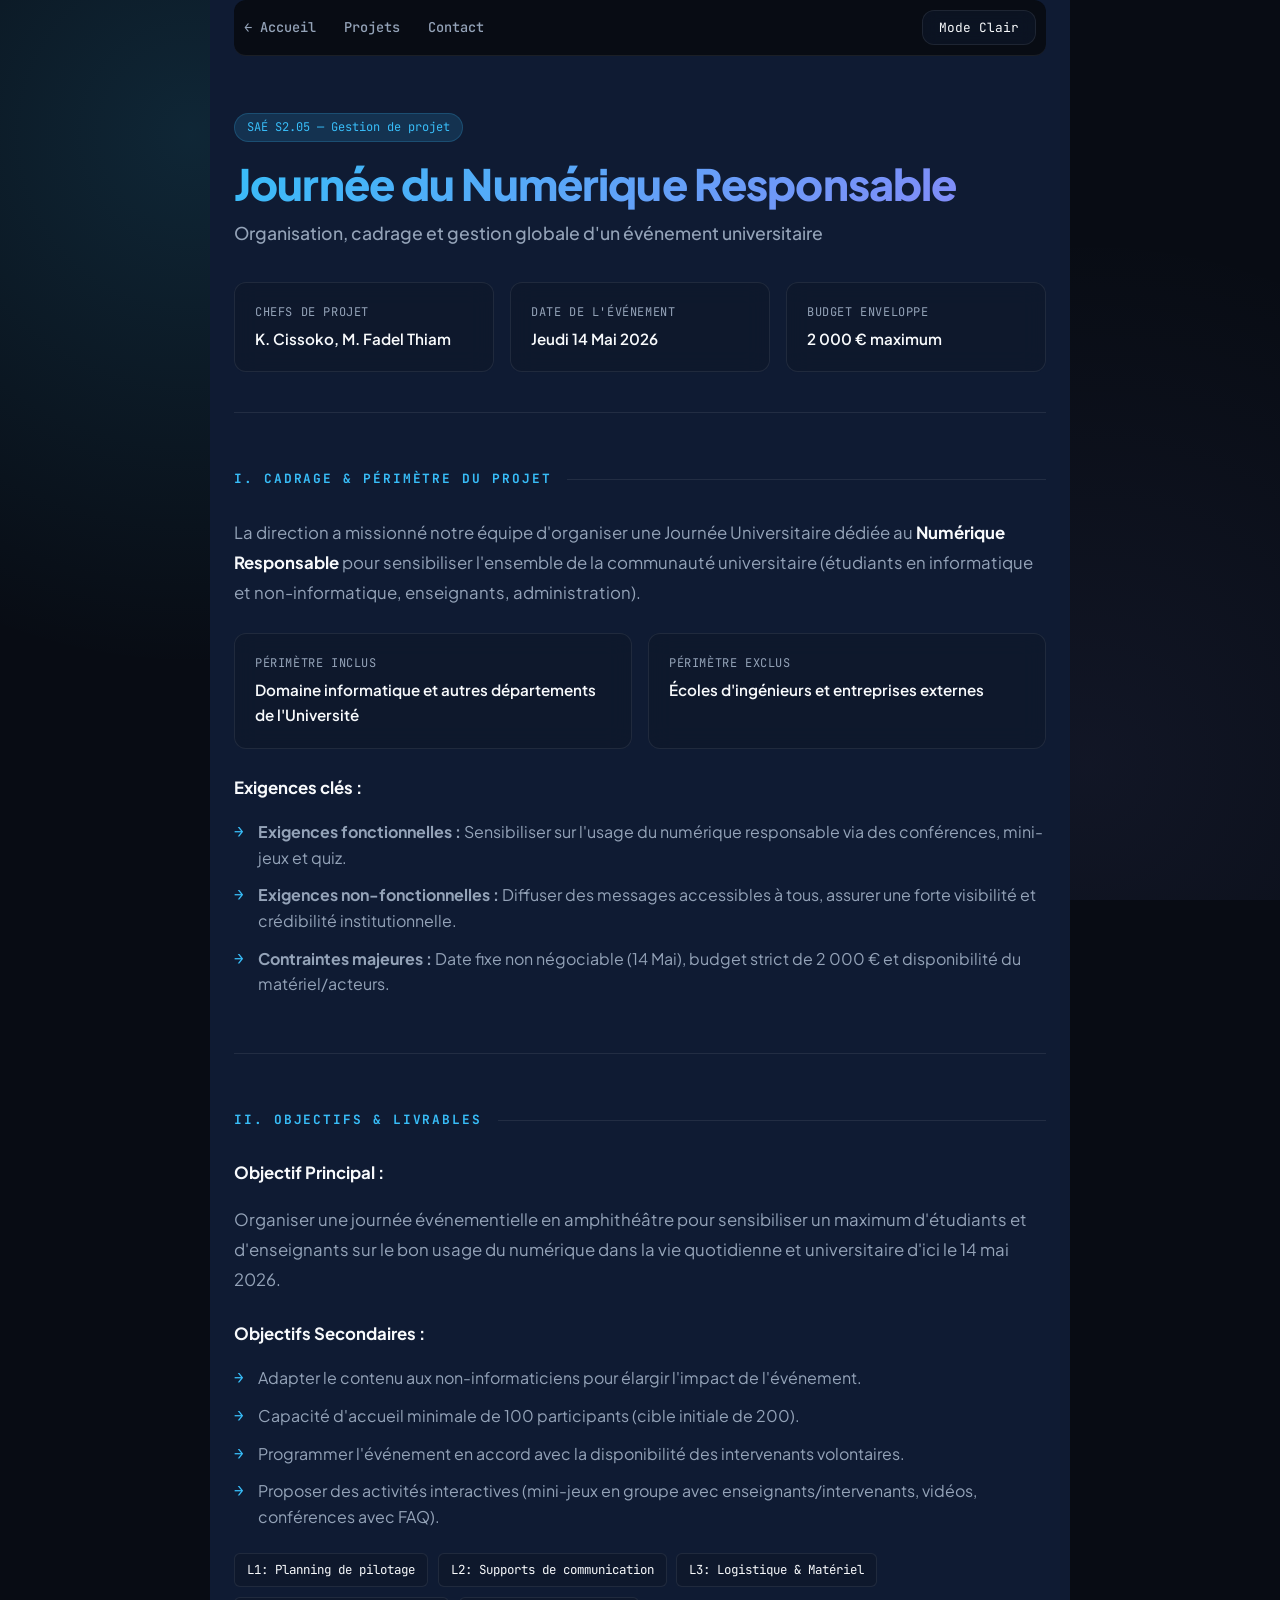
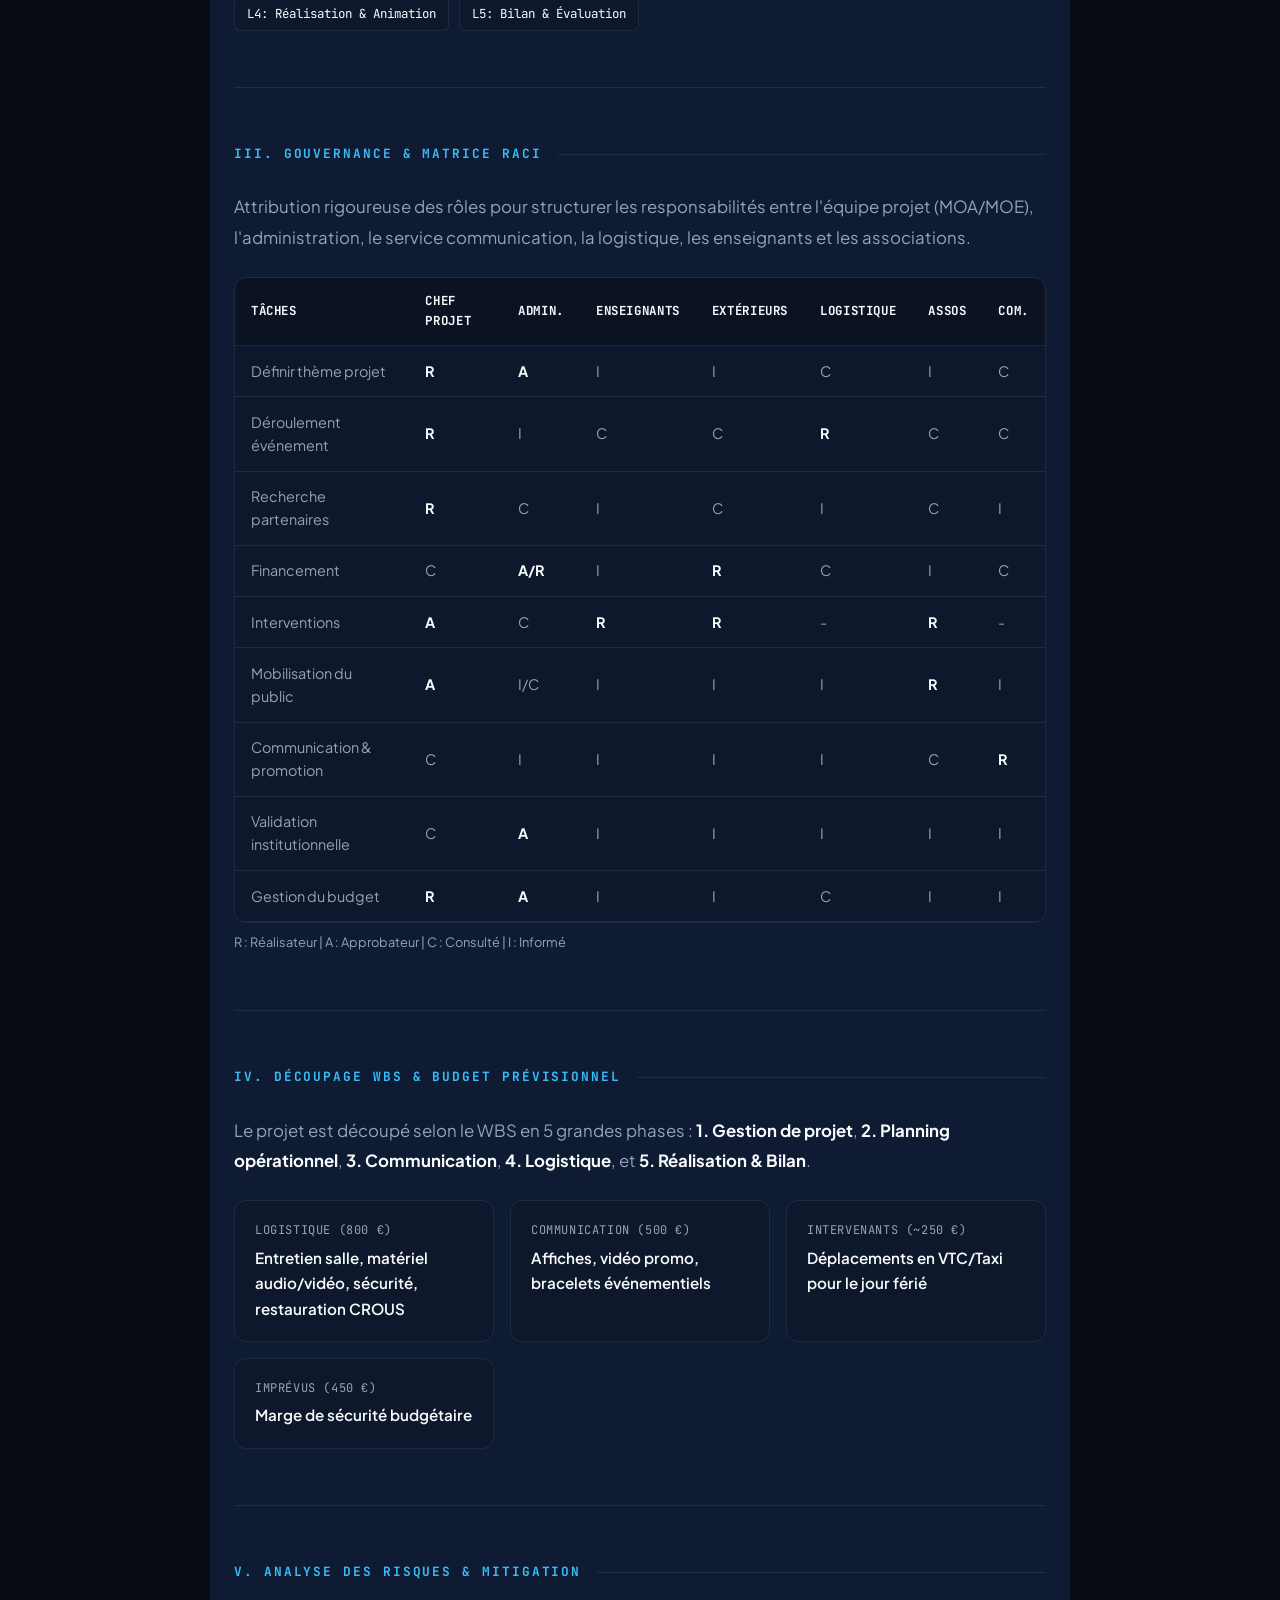
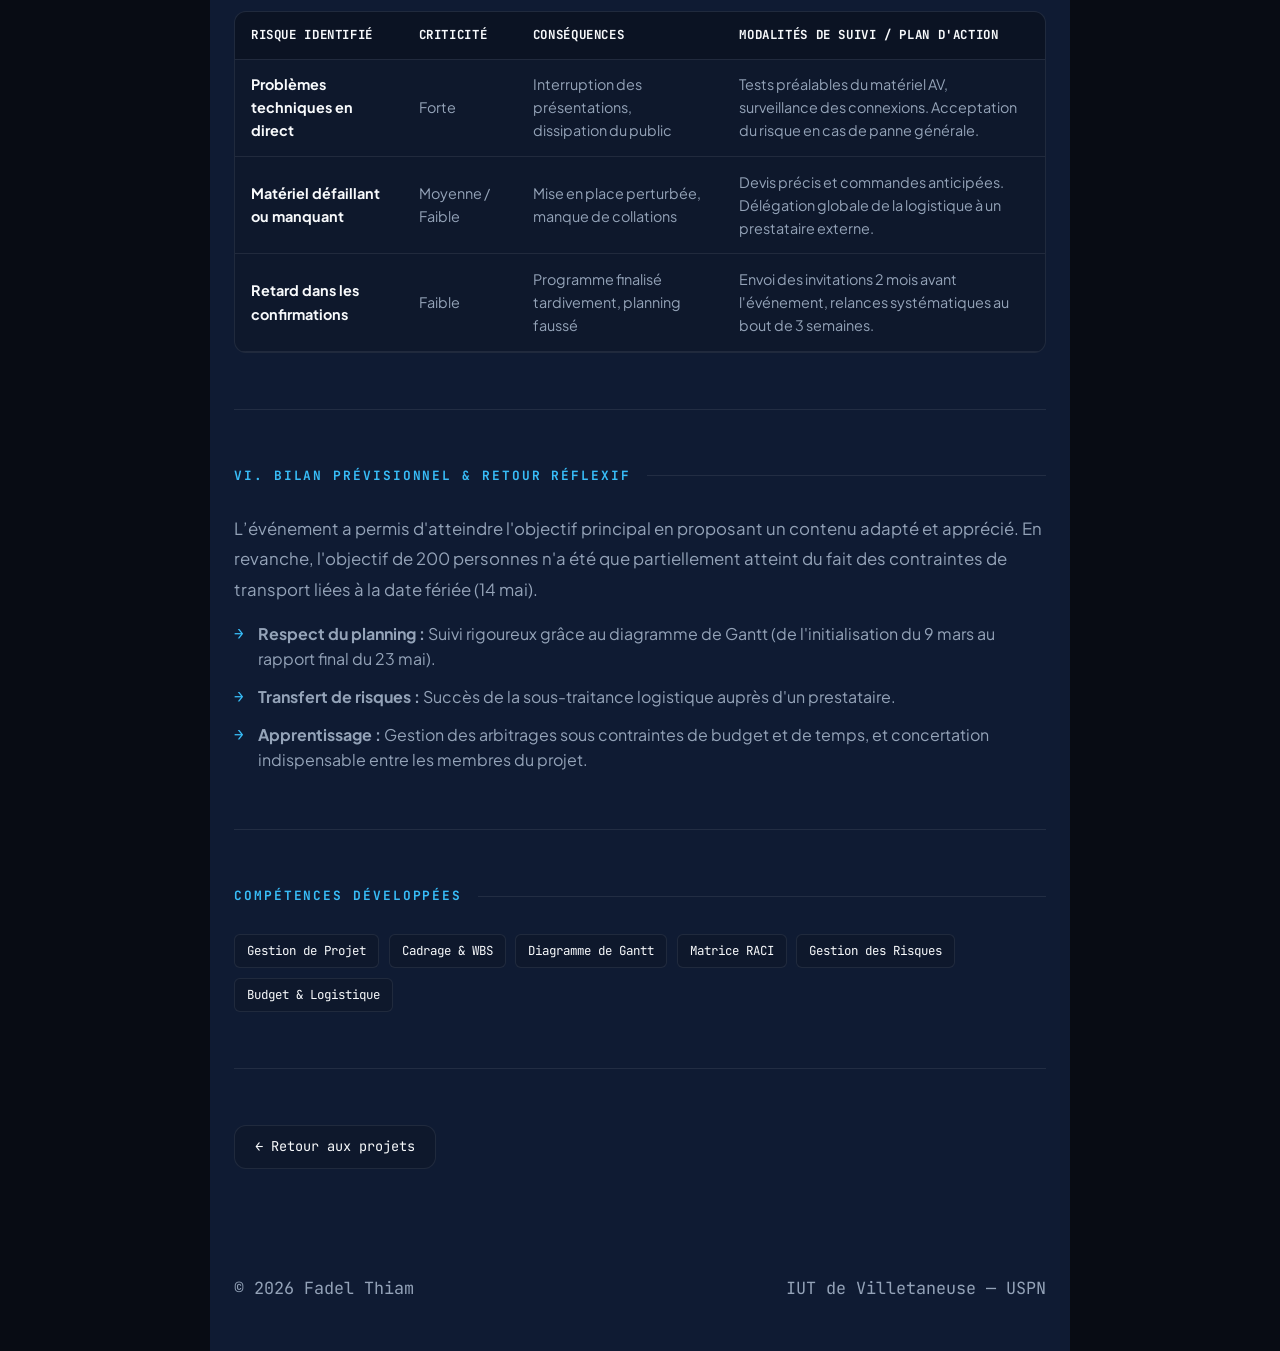
<file: s205.html>
<!DOCTYPE html>
<html lang="fr">
<head>
    <meta charset="UTF-8">
    <meta name="viewport" content="width=device-width, initial-scale=1.0">
    <title>SAÉ S2.05 — Organisation d'une journée sur le Numérique Responsable</title>

    <style>
@import url('https://fonts.googleapis.com/css2?family=Plus+Jakarta+Sans:wght@400;500;600;700;800&family=JetBrains+Mono:wght@400;500&display=swap');

/* =====================
   VARIABLES & THEMES
   ===================== */
:root {
  --bg:           #080c14;
  --surface:      rgba(15, 23, 42, 0.65);
  --surface-hover:rgba(30, 41, 59, 0.8);
  --border:       rgba(255, 255, 255, 0.08);
  --border-hover: rgba(56, 189, 248, 0.4);
  
  --text:         #f8fafc;
  --muted:        #94a3b8;
  
  --accent:       #38bdf8;
  --accent-glow:  rgba(56, 189, 248, 0.15);
  --accent-gradient: linear-gradient(135deg, #38bdf8 0%, #818cf8 100%);
  
  --radius:       12px;
  --font-sans:    'Plus Jakarta Sans', -apple-system, sans-serif;
  --font-mono:    'JetBrains Mono', monospace;
}

body.light {
  --bg:           #f1f5f9;
  --surface:      rgba(255, 255, 255, 0.85);
  --surface-hover:rgba(255, 255, 255, 1);
  --border:       rgba(0, 0, 0, 0.08);
  --border-hover: rgba(2, 132, 199, 0.4);
  
  --text:         #0f172a;
  --muted:        #475569;
  
  --accent:       #0284c7;
  --accent-glow:  rgba(2, 132, 199, 0.08);
  --accent-gradient: linear-gradient(135deg, #0284c7 0%, #4f46e5 100%);
}

*, *::before, *::after { box-sizing: border-box; margin: 0; padding: 0; }

html { scroll-behavior: smooth; }

body {
  background: var(--bg);
  color: var(--text);
  font-family: var(--font-sans);
  line-height: 1.6;
  transition: background 0.3s ease, color 0.3s ease;
  min-height: 100vh;
  background-image: 
    radial-gradient(circle at 15% 15%, var(--accent-glow) 0%, transparent 40%),
    radial-gradient(circle at 85% 85%, rgba(129, 140, 248, 0.08) 0%, transparent 40%);
  background-attachment: fixed;
}

:focus-visible {
  outline: 2px solid var(--accent);
  outline-offset: 4px;
}

/* =====================
   LAYOUT
   ===================== */
.container {
  max-width: 860px;
  margin: 0 auto;
  padding: 0 1.5rem;
  background: #0f1b33;
}

body.light .container {
  background: #f8fafc;
}

/* =====================
   NAVBAR
   ===================== */
nav {
  display: flex;
  justify-content: space-between;
  align-items: center;
  padding: 10px;
  position: sticky;
  top: 0;
  background: var(--bg);
  backdrop-filter: blur(12px);
  -webkit-backdrop-filter: blur(12px);
  z-index: 100;
  border-bottom: 1px solid var(--border);
  border-radius: 12px;
}

.nav-links {
  display: flex;
  gap: 1.75rem;
}

nav a {
  font-family: var(--font-mono);
  font-size: 0.85rem;
  color: var(--muted);
  text-decoration: none;
  font-weight: 500;
  transition: color 0.2s;
}

nav a:hover, nav a:focus-visible {
  color: var(--text);
}

#mode {
  font-family: var(--font-mono);
  font-size: 0.8rem;
  padding: 8px 16px;
  border-radius: var(--radius);
  border: 1px solid var(--border);
  background: var(--surface);
  color: var(--text);
  cursor: pointer;
  backdrop-filter: blur(8px);
  transition: all 0.2s ease;
}

#mode:hover {
  border-color: var(--border-hover);
  box-shadow: 0 0 15px var(--accent-glow);
}

/* =====================
   HEADER & BENTO GRID
   ===================== */
header {
  padding: 3.5rem 0 2.5rem;
  border-bottom: 1px solid var(--border);
}

.project-badge {
  font-family: var(--font-mono);
  font-size: 0.75rem;
  color: var(--accent);
  background: var(--accent-glow);
  padding: 4px 12px;
  border-radius: 20px;
  display: inline-block;
  margin-bottom: 1rem;
  border: 1px solid rgba(56, 189, 248, 0.2);
}

header h1 {
  font-size: clamp(1.8rem, 4.5vw, 2.7rem);
  font-weight: 800;
  letter-spacing: -0.02em;
  line-height: 1.2;
  margin-bottom: 0.5rem;
}

.title-gradient {
  background: var(--accent-gradient);
  -webkit-background-clip: text;
  -webkit-text-fill-color: transparent;
  display: inline-block;
}

header .subtitle {
  font-size: 1.1rem;
  color: var(--muted);
  font-weight: 500;
  margin-bottom: 2rem;
}

.bento-info {
  display: grid;
  grid-template-columns: repeat(auto-fit, minmax(200px, 1fr));
  gap: 1rem;
}

.bento-item {
  background: var(--surface);
  border: 1px solid var(--border);
  backdrop-filter: blur(12px);
  padding: 1.25rem;
  border-radius: var(--radius);
}

.bento-label {
  font-family: var(--font-mono);
  font-size: 0.75rem;
  color: var(--muted);
  text-transform: uppercase;
  letter-spacing: 0.05em;
  display: block;
  margin-bottom: 0.25rem;
}

.bento-value {
  font-size: 0.95rem;
  font-weight: 600;
  color: var(--text);
}

/* =====================
   SECTIONS & CONTENT
   ===================== */
section {
  padding: 3.5rem 0;
  border-bottom: 1px solid var(--border);
}

section h2 {
  font-family: var(--font-mono);
  font-size: 0.8rem;
  letter-spacing: 0.15em;
  text-transform: uppercase;
  color: var(--accent);
  margin-bottom: 1.75rem;
  display: flex;
  align-items: center;
  gap: 1rem;
}

section h2::after {
  content: '';
  flex: 1;
  height: 1px;
  background: var(--border);
}

p {
  font-size: 1.05rem;
  color: var(--muted);
  line-height: 1.8;
}

p strong {
  color: var(--text);
}

ul {
  list-style: none;
  display: flex;
  flex-direction: column;
  gap: 0.75rem;
}

ul li {
  font-size: 1rem;
  color: var(--muted);
  position: relative;
  padding-left: 1.5rem;
}

ul li::before {
  content: '→';
  position: absolute;
  left: 0;
  color: var(--accent);
  font-family: var(--font-mono);
}

/* =====================
   TABLES & CARDS
   ===================== */
.table-container {
  background: var(--surface);
  border: 1px solid var(--border);
  border-radius: var(--radius);
  overflow-x: auto;
  margin-top: 1rem;
}

table {
  width: 100%;
  border-collapse: collapse;
  font-size: 0.9rem;
}

th, td {
  padding: 0.85rem 1rem;
  text-align: left;
  border-bottom: 1px solid var(--border);
}

th {
  background: rgba(0, 0, 0, 0.2);
  font-family: var(--font-mono);
  font-size: 0.78rem;
  color: var(--text);
  text-transform: uppercase;
  letter-spacing: 0.05em;
}

td {
  color: var(--muted);
}

td strong {
  color: var(--text);
}

/* =====================
   CODE BLOCK
   ===================== */
.code-container {
  background: var(--surface);
  border: 1px solid var(--border);
  border-radius: var(--radius);
  overflow: hidden;
  margin-top: 1rem;
}

.code-header {
  background: rgba(0, 0, 0, 0.2);
  padding: 0.75rem 1.25rem;
  display: flex;
  justify-content: space-between;
  align-items: center;
  border-bottom: 1px solid var(--border);
  font-family: var(--font-mono);
  font-size: 0.8rem;
  color: var(--muted);
}

pre {
  padding: 1.25rem;
  overflow-x: auto;
  font-family: var(--font-mono);
  font-size: 0.85rem;
  color: var(--text);
  line-height: 1.5;
}

/* =====================
   TAGS & BUTTONS
   ===================== */
.tags-wrapper {
  display: flex;
  flex-wrap: wrap;
  gap: 0.6rem;
}

.tag {
  font-family: var(--font-mono);
  font-size: 0.78rem;
  padding: 6px 12px;
  border-radius: 6px;
  background: var(--surface);
  border: 1px solid var(--border);
  color: var(--text);
}

.btn-back {
  display: inline-flex;
  align-items: center;
  gap: 0.5rem;
  font-family: var(--font-mono);
  font-size: 0.85rem;
  padding: 10px 20px;
  border-radius: var(--radius);
  background: var(--surface);
  color: var(--text);
  border: 1px solid var(--border);
  text-decoration: none;
  transition: all 0.2s ease;
}

.btn-back:hover {
  border-color: var(--border-hover);
  background: var(--surface-hover);
  box-shadow: 0 4px 15px var(--accent-glow);
}

/* =====================
   FOOTER
   ===================== */
footer {
  padding: 3rem 0;
  display: flex;
  justify-content: space-between;
  align-items: center;
  font-family: var(--font-mono);
  font-size: 0.8rem;
  color: var(--muted);
}

@media (max-width: 640px) {
  .bento-info { grid-template-columns: 1fr; }
  footer { flex-direction: column; gap: 1rem; align-items: flex-start; }
}
    </style>
</head>

<body>

<div class="container">
    <nav aria-label="Navigation principale">
        <div class="nav-links">
            <a href="index.html">← Accueil</a>
            <a href="index.html#projects">Projets</a>
            <a href="index.html#contact">Contact</a>
        </div>
        <button id="mode" aria-label="Changer le thème">Mode Clair</button>
    </nav>

    <header>
        <span class="project-badge">SAÉ S2.05 — Gestion de projet</span>
        <h1><span class="title-gradient">Journée du Numérique Responsable</span></h1>
        <p class="subtitle">Organisation, cadrage et gestion globale d'un événement universitaire</p>

        <div class="bento-info">
            <div class="bento-item">
                <span class="bento-label">Chefs de projet</span>
                <span class="bento-value">K. Cissoko, M. Fadel Thiam</span>
            </div>
            <div class="bento-item">
                <span class="bento-label">Date de l'événement</span>
                <span class="bento-value">Jeudi 14 Mai 2026</span>
            </div>
            <div class="bento-item">
                <span class="bento-label">Budget Enveloppe</span>
                <span class="bento-value">2 000 € maximum</span>
            </div>
        </div>
    </header>

    <main>
        <!-- CONTEXTE & CADRAGE -->
        <section id="cadrage">
            <h2>I. Cadrage &amp; Périmètre du Projet</h2>
            <p style="margin-bottom: 1.5rem;">
                La direction a missionné notre équipe d'organiser une Journée Universitaire dédiée au <strong>Numérique Responsable</strong> pour sensibiliser l'ensemble de la communauté universitaire (étudiants en informatique et non-informatique, enseignants, administration).
            </p>

            <div class="bento-info" style="margin-bottom: 1.5rem;">
                <div class="bento-item">
                    <span class="bento-label">Périmètre Inclus</span>
                    <span class="bento-value">Domaine informatique et autres départements de l'Université</span>
                </div>
                <div class="bento-item">
                    <span class="bento-label">Périmètre Exclus</span>
                    <span class="bento-value">Écoles d'ingénieurs et entreprises externes</span>
                </div>
            </div>

            <p style="margin-bottom: 1rem;"><strong>Exigences clés :</strong></p>
            <ul>
                <li><strong>Exigences fonctionnelles :</strong> Sensibiliser sur l'usage du numérique responsable via des conférences, mini-jeux et quiz.</li>
                <li><strong>Exigences non-fonctionnelles :</strong> Diffuser des messages accessibles à tous, assurer une forte visibilité et crédibilité institutionnelle.</li>
                <li><strong>Contraintes majeures :</strong> Date fixe non négociable (14 Mai), budget strict de 2 000 € et disponibilité du matériel/acteurs.</li>
            </ul>
        </section>

        <!-- OBJECTIFS & LIVRABLES -->
        <section id="objectifs">
            <h2>II. Objectifs &amp; Livrables</h2>
            <p style="margin-bottom: 1rem;"><strong>Objectif Principal :</strong></p>
            <p style="margin-bottom: 1.5rem;">
                Organiser une journée événementielle en amphithéâtre pour sensibiliser un maximum d'étudiants et d'enseignants sur le bon usage du numérique dans la vie quotidienne et universitaire d'ici le 14 mai 2026.
            </p>

            <p style="margin-bottom: 1rem;"><strong>Objectifs Secondaires :</strong></p>
            <ul>
                <li>Adapter le contenu aux non-informaticiens pour élargir l'impact de l'événement.</li>
                <li>Capacité d'accueil minimale de 100 participants (cible initiale de 200).</li>
                <li>Programmer l'événement en accord avec la disponibilité des intervenants volontaires.</li>
                <li>Proposer des activités interactives (mini-jeux en groupe avec enseignants/intervenants, vidéos, conférences avec FAQ).</li>
            </ul>

            <div class="tags-wrapper" style="margin-top: 1.5rem;">
                <span class="tag">L1: Planning de pilotage</span>
                <span class="tag">L2: Supports de communication</span>
                <span class="tag">L3: Logistique &amp; Matériel</span>
                <span class="tag">L4: Réalisation &amp; Animation</span>
                <span class="tag">L5: Bilan &amp; Évaluation</span>
            </div>
        </section>

        <!-- GOUVERNANCE & RACI -->
        <section id="gouvernance">
            <h2>III. Gouvernance &amp; Matrice RACI</h2>
            <p style="margin-bottom: 1.5rem;">
                Attribution rigoureuse des rôles pour structurer les responsabilités entre l'équipe projet (MOA/MOE), l'administration, le service communication, la logistique, les enseignants et les associations.
            </p>

            <div class="table-container">
                <table>
                    <thead>
                        <tr>
                            <th>Tâches</th>
                            <th>Chef Projet</th>
                            <th>Admin.</th>
                            <th>Enseignants</th>
                            <th>Extérieurs</th>
                            <th>Logistique</th>
                            <th>Assos</th>
                            <th>Com.</th>
                        </tr>
                    </thead>
                    <tbody>
                        <tr>
                            <td>Définir thème projet</td>
                            <td><strong>R</strong></td>
                            <td><strong>A</strong></td>
                            <td>I</td>
                            <td>I</td>
                            <td>C</td>
                            <td>I</td>
                            <td>C</td>
                        </tr>
                        <tr>
                            <td>Déroulement événement</td>
                            <td><strong>R</strong></td>
                            <td>I</td>
                            <td>C</td>
                            <td>C</td>
                            <td><strong>R</strong>
                            <td>C</td>
                            <td>C</td>
                        </tr>
                        <tr>
                            <td>Recherche partenaires</td>
                            <td><strong>R</strong></td>
                            <td>C</td>
                            <td>I</td>
                            <td>C</td>
                            <td>I</td>
                            <td>C</td>
                            <td>I</td>
                        </tr>
                        <tr>
                            <td>Financement</td>
                            <td>C</td>
                            <td><strong>A/R</strong></td>
                            <td>I</td>
                            <td><strong>R</strong></td>
                            <td>C</td>
                            <td>I</td>
                            <td>C</td>
                        </tr>
                        <tr>
                            <td>Interventions</td>
                            <td><strong>A</strong></td>
                            <td>C</td>
                            <td><strong>R</strong></td>
                            <td><strong>R</strong></td>
                            <td>-</td>
                            <td><strong>R</strong></td>
                            <td>-</td>
                        </tr>
                        <tr>
                            <td>Mobilisation du public</td>
                            <td><strong>A</strong></td>
                            <td>I/C</td>
                            <td>I</td>
                            <td>I</td>
                            <td>I</td>
                            <td><strong>R</strong></td>
                            <td>I</td>
                        </tr>
                        <tr>
                            <td>Communication &amp; promotion</td>
                            <td>C</td>
                            <td>I</td>
                            <td>I</td>
                            <td>I</td>
                            <td>I</td>
                            <td>C</td>
                            <td><strong>R</strong></td>
                        </tr>
                        <tr>
                            <td>Validation institutionnelle</td>
                            <td>C</td>
                            <td><strong>A</strong></td>
                            <td>I</td>
                            <td>I</td>
                            <td>I</td>
                            <td>I</td>
                            <td>I</td>
                        
                        </tr>
                        <tr>
                            <td>Gestion du budget</td>
                            <td><strong>R</strong></td>
                            <td><strong>A</strong></td>
                            <td>I</td>
                            <td>I</td>
                            <td>C</td>
                            <td>I</td>
                            <td>I</td>
                        </tr>
                    </tbody>
                </table>
            </div>
            <p style="font-size: 0.8rem; margin-top: 0.5rem; color: var(--muted);">
                R : Réalisateur | A : Approbateur | C : Consulté | I : Informé
            </p>
        </section>

        <!-- WBS & BUDGET -->
        <section id="planification">
            <h2>IV. Découpage WBS &amp; Budget Prévisionnel</h2>
            <p style="margin-bottom: 1rem;">
                Le projet est découpé selon le WBS en 5 grandes phases : <strong>1. Gestion de projet</strong>, <strong>2. Planning opérationnel</strong>, <strong>3. Communication</strong>, <strong>4. Logistique</strong>, et <strong>5. Réalisation &amp; Bilan</strong>.
            </p>

            <div class="bento-info" style="margin-top: 1.5rem;">
                <div class="bento-item">
                    <span class="bento-label">Logistique (800 €)</span>
                    <span class="bento-value">Entretien salle, matériel audio/vidéo, sécurité, restauration CROUS</span>
                </div>
                <div class="bento-item">
                    <span class="bento-label">Communication (500 €)</span>
                    <span class="bento-value">Affiches, vidéo promo, bracelets événementiels</span>
                </div>
                <div class="bento-item">
                    <span class="bento-label">Intervenants (~250 €)</span>
                    <span class="bento-value">Déplacements en VTC/Taxi pour le jour férié</span>
                </div>
                <div class="bento-item">
                    <span class="bento-label">Imprévus (450 €)</span>
                    <span class="bento-value">Marge de sécurité budgétaire</span>
                </div>
            </div>
        </section>

        <!-- RISQUES ET SUIVI -->
        <section id="risques">
            <h2>V. Analyse des Risques &amp; Mitigation</h2>
            <div class="table-container">
                <table>
                    <thead>
                        <tr>
                            <th>Risque identifié</th>
                            <th>Criticité</th>
                            <th>Conséquences</th>
                            <th>Modalités de suivi / Plan d'action</th>
                        </tr>
                    </thead>
                    <tbody>
                        <tr>
                            <td><strong>Problèmes techniques en direct</strong></td>
                            <td>Forte</td>
                            <td>Interruption des présentations, dissipation du public</td>
                            <td>Tests préalables du matériel AV, surveillance des connexions. Acceptation du risque en cas de panne générale.</td>
                        </tr>
                        <tr>
                            <td><strong>Matériel défaillant ou manquant</strong></td>
                            <td>Moyenne / Faible</td>
                            <td>Mise en place perturbée, manque de collations</td>
                            <td>Devis précis et commandes anticipées. Délégation globale de la logistique à un prestataire externe.</td>
                        </tr>
                        <tr>
                            <td><strong>Retard dans les confirmations</strong></td>
                            <td>Faible</td>
                            <td>Programme finalisé tardivement, planning faussé</td>
                            <td>Envoi des invitations 2 mois avant l'événement, relances systématiques au bout de 3 semaines.</td>
                        </tr>
                    </tbody>
                </table>
            </div>
        </section>

        <!-- RETOUR REFLEXIF & BILAN -->
        <section id="bilan">
            <h2>VI. Bilan Prévisionnel &amp; Retour Réflexif</h2>
            <p style="margin-bottom: 1rem;">
                L’événement a permis d'atteindre l'objectif principal en proposant un contenu adapté et apprécié. En revanche, l'objectif de 200 personnes n'a été que partiellement atteint du fait des contraintes de transport liées à la date fériée (14 mai).
            </p>
            <ul>
                <li><strong>Respect du planning :</strong> Suivi rigoureux grâce au diagramme de Gantt (de l'initialisation du 9 mars au rapport final du 23 mai).</li>
                <li><strong>Transfert de risques :</strong> Succès de la sous-traitance logistique auprès d'un prestataire.</li>
                <li><strong>Apprentissage :</strong> Gestion des arbitrages sous contraintes de budget et de temps, et concertation indispensable entre les membres du projet.</li>
            </ul>
        </section>

        <section id="competences">
            <h2>Compétences développées</h2>
            <div class="tags-wrapper">
                <span class="tag">Gestion de Projet</span>
                <span class="tag">Cadrage &amp; WBS</span>
                <span class="tag">Diagramme de Gantt</span>
                <span class="tag">Matrice RACI</span>
                <span class="tag">Gestion des Risques</span>
                <span class="tag">Budget &amp; Logistique</span>
            </div>
        </section>

        <section id="retour" style="border-bottom: none;">
            <a href="index.html#projects" class="btn-back">← Retour aux projets</a>
        </section>
    </main>

    <footer>
        <p>© 2026 Fadel Thiam</p>
        <p>IUT de Villetaneuse — USPN</p>
    </footer>
</div>

<script>
  const modeButton = document.getElementById('mode');

  const savedTheme = localStorage.getItem('theme');
  if (savedTheme === 'light') {
    document.body.classList.add('light');
    modeButton.textContent = 'Mode Sombre';
  }

  modeButton.addEventListener('click', () => {
    const isLight = document.body.classList.toggle('light');
    modeButton.textContent = isLight ? 'Mode Sombre' : 'Mode Clair';
    localStorage.setItem('theme', isLight ? 'light' : 'dark');
  });
</script>

</body>
</html>
</file>
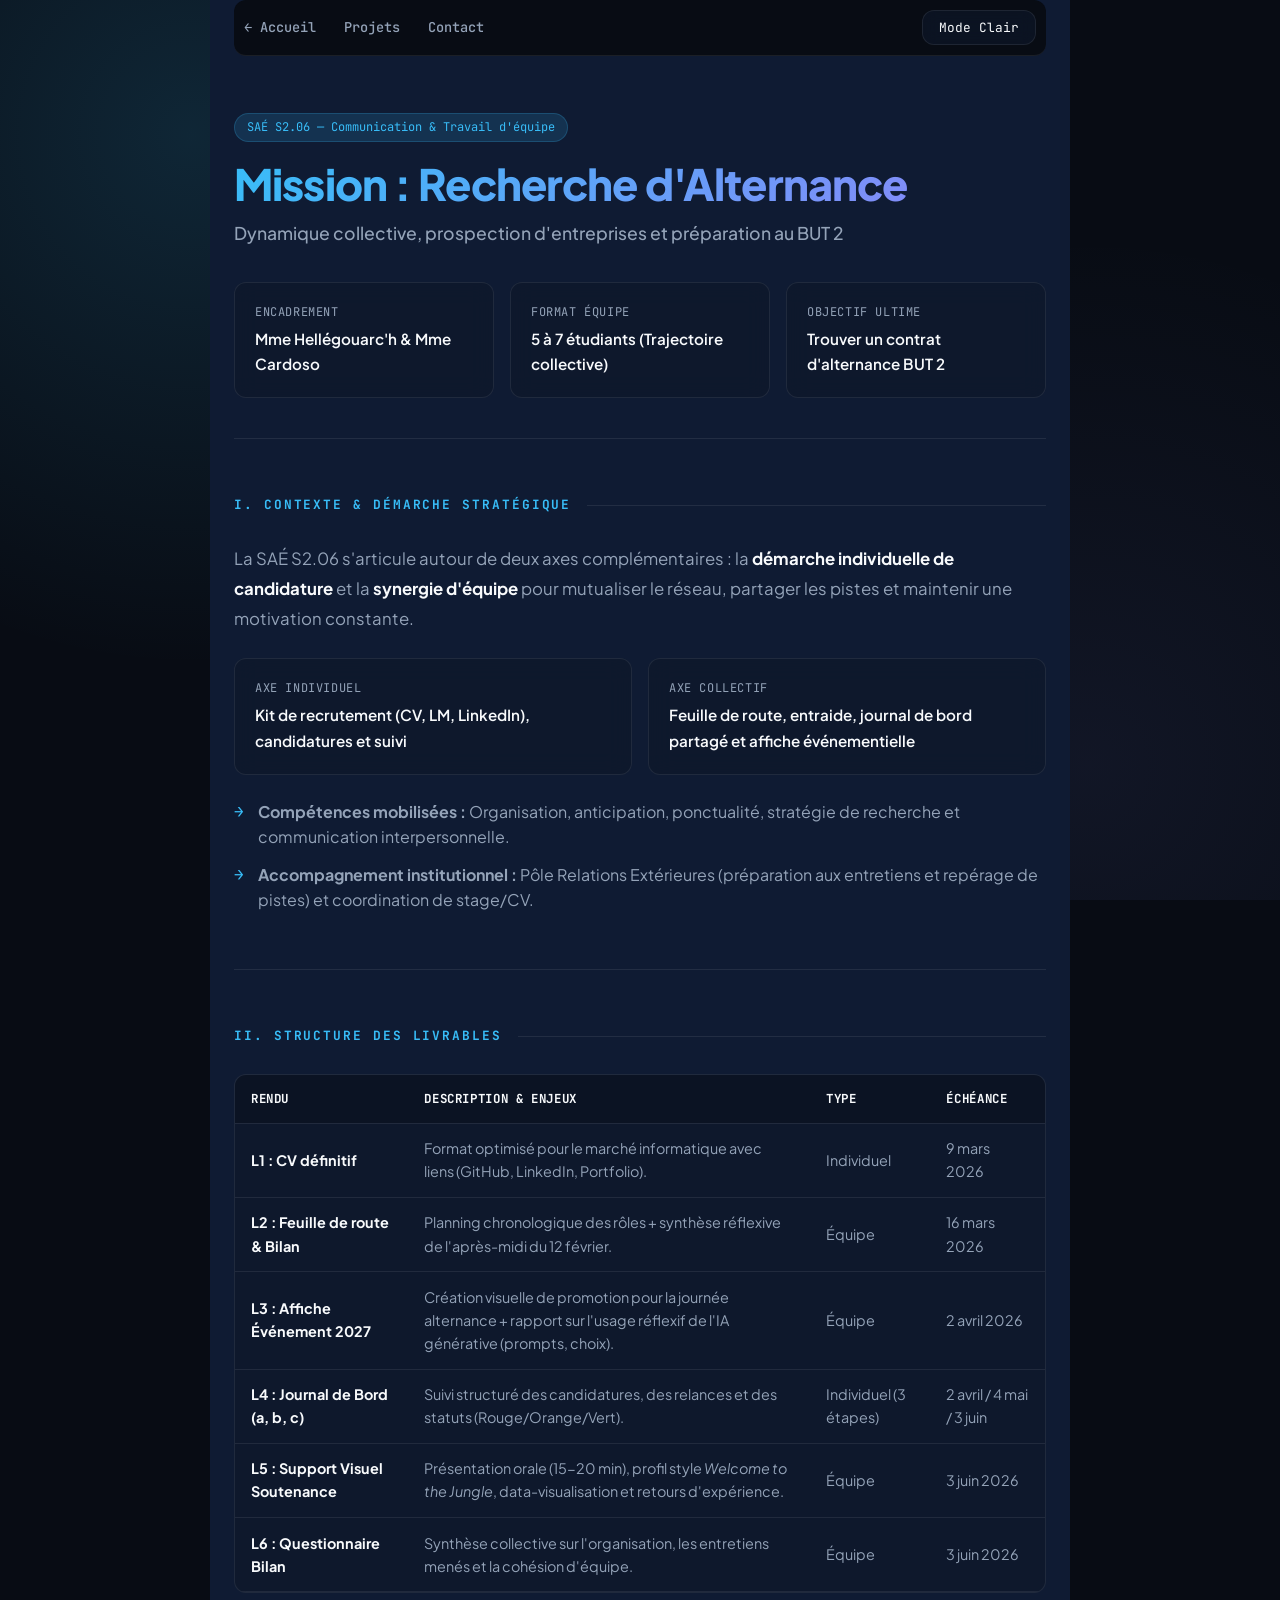
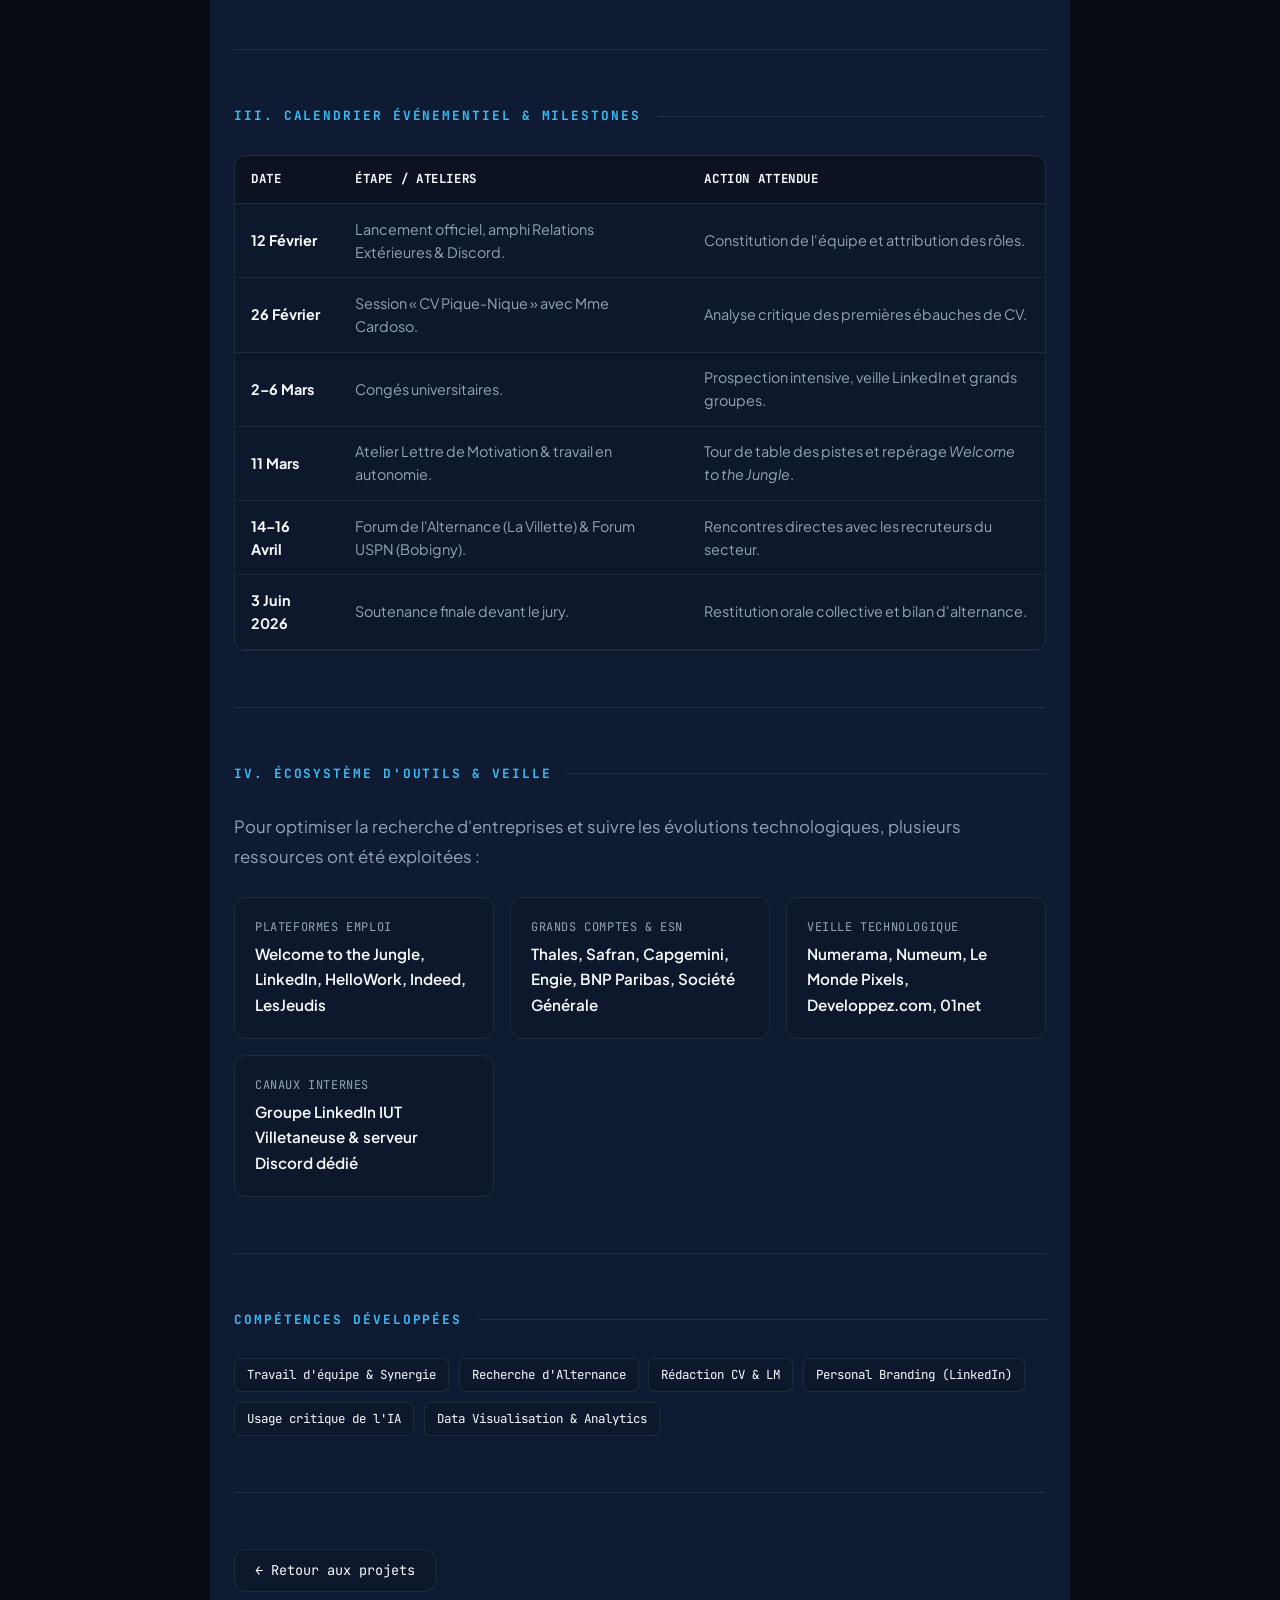
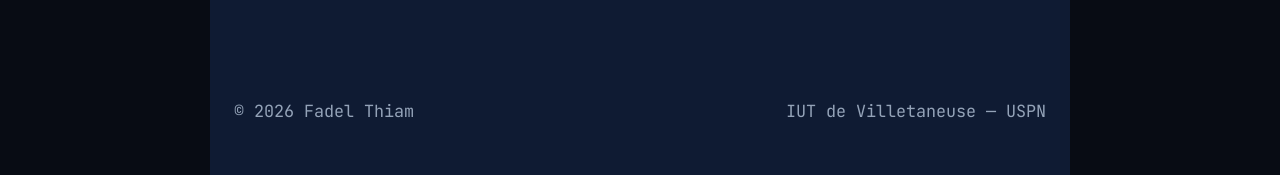
<file: s206.html>
<!DOCTYPE html>
<html lang="fr">
<head>
    <meta charset="UTF-8">
    <meta name="viewport" content="width=device-width, initial-scale=1.0">
    <title>SAÉ S2.06 — Organisation d'un travail d'équipe : Recherche d'alternance</title>

    <style>
@import url('https://fonts.googleapis.com/css2?family=Plus+Jakarta+Sans:wght@400;500;600;700;800&family=JetBrains+Mono:wght@400;500&display=swap');

/* =====================
   VARIABLES & THEMES
   ===================== */
:root {
  --bg:           #080c14;
  --surface:      rgba(15, 23, 42, 0.65);
  --surface-hover:rgba(30, 41, 59, 0.8);
  --border:       rgba(255, 255, 255, 0.08);
  --border-hover: rgba(56, 189, 248, 0.4);
  
  --text:         #f8fafc;
  --muted:        #94a3b8;
  
  --accent:       #38bdf8;
  --accent-glow:  rgba(56, 189, 248, 0.15);
  --accent-gradient: linear-gradient(135deg, #38bdf8 0%, #818cf8 100%);
  
  --radius:       12px;
  --font-sans:    'Plus Jakarta Sans', -apple-system, sans-serif;
  --font-mono:    'JetBrains Mono', monospace;
}

body.light {
  --bg:           #f1f5f9;
  --surface:      rgba(255, 255, 255, 0.85);
  --surface-hover:rgba(255, 255, 255, 1);
  --border:       rgba(0, 0, 0, 0.08);
  --border-hover: rgba(2, 132, 199, 0.4);
  
  --text:         #0f172a;
  --muted:        #475569;
  
  --accent:       #0284c7;
  --accent-glow:  rgba(2, 132, 199, 0.08);
  --accent-gradient: linear-gradient(135deg, #0284c7 0%, #4f46e5 100%);
}

*, *::before, *::after { box-sizing: border-box; margin: 0; padding: 0; }

html { scroll-behavior: smooth; }

body {
  background: var(--bg);
  color: var(--text);
  font-family: var(--font-sans);
  line-height: 1.6;
  transition: background 0.3s ease, color 0.3s ease;
  min-height: 100vh;
  background-image: 
    radial-gradient(circle at 15% 15%, var(--accent-glow) 0%, transparent 40%),
    radial-gradient(circle at 85% 85%, rgba(129, 140, 248, 0.08) 0%, transparent 40%);
  background-attachment: fixed;
}

:focus-visible {
  outline: 2px solid var(--accent);
  outline-offset: 4px;
}

/* =====================
   LAYOUT
   ===================== */
.container {
  max-width: 860px;
  margin: 0 auto;
  padding: 0 1.5rem;
  background: #0f1b33;
}

body.light .container {
  background: #f8fafc;
}

/* =====================
   NAVBAR
   ===================== */
nav {
  display: flex;
  justify-content: space-between;
  align-items: center;
  padding: 10px;
  position: sticky;
  top: 0;
  background: var(--bg);
  backdrop-filter: blur(12px);
  -webkit-backdrop-filter: blur(12px);
  z-index: 100;
  border-bottom: 1px solid var(--border);
  border-radius: 12px;
}

.nav-links {
  display: flex;
  gap: 1.75rem;
}

nav a {
  font-family: var(--font-mono);
  font-size: 0.85rem;
  color: var(--muted);
  text-decoration: none;
  font-weight: 500;
  transition: color 0.2s;
}

nav a:hover, nav a:focus-visible {
  color: var(--text);
}

#mode {
  font-family: var(--font-mono);
  font-size: 0.8rem;
  padding: 8px 16px;
  border-radius: var(--radius);
  border: 1px solid var(--border);
  background: var(--surface);
  color: var(--text);
  cursor: pointer;
  backdrop-filter: blur(8px);
  transition: all 0.2s ease;
}

#mode:hover {
  border-color: var(--border-hover);
  box-shadow: 0 0 15px var(--accent-glow);
}

/* =====================
   HEADER & BENTO GRID
   ===================== */
header {
  padding: 3.5rem 0 2.5rem;
  border-bottom: 1px solid var(--border);
}

.project-badge {
  font-family: var(--font-mono);
  font-size: 0.75rem;
  color: var(--accent);
  background: var(--accent-glow);
  padding: 4px 12px;
  border-radius: 20px;
  display: inline-block;
  margin-bottom: 1rem;
  border: 1px solid rgba(56, 189, 248, 0.2);
}

header h1 {
  font-size: clamp(1.8rem, 4.5vw, 2.7rem);
  font-weight: 800;
  letter-spacing: -0.02em;
  line-height: 1.2;
  margin-bottom: 0.5rem;
}

.title-gradient {
  background: var(--accent-gradient);
  -webkit-background-clip: text;
  -webkit-text-fill-color: transparent;
  display: inline-block;
}

header .subtitle {
  font-size: 1.1rem;
  color: var(--muted);
  font-weight: 500;
  margin-bottom: 2rem;
}

.bento-info {
  display: grid;
  grid-template-columns: repeat(auto-fit, minmax(200px, 1fr));
  gap: 1rem;
}

.bento-item {
  background: var(--surface);
  border: 1px solid var(--border);
  backdrop-filter: blur(12px);
  padding: 1.25rem;
  border-radius: var(--radius);
}

.bento-label {
  font-family: var(--font-mono);
  font-size: 0.75rem;
  color: var(--muted);
  text-transform: uppercase;
  letter-spacing: 0.05em;
  display: block;
  margin-bottom: 0.25rem;
}

.bento-value {
  font-size: 0.95rem;
  font-weight: 600;
  color: var(--text);
}

/* =====================
   SECTIONS & CONTENT
   ===================== */
section {
  padding: 3.5rem 0;
  border-bottom: 1px solid var(--border);
}

section h2 {
  font-family: var(--font-mono);
  font-size: 0.8rem;
  letter-spacing: 0.15em;
  text-transform: uppercase;
  color: var(--accent);
  margin-bottom: 1.75rem;
  display: flex;
  align-items: center;
  gap: 1rem;
}

section h2::after {
  content: '';
  flex: 1;
  height: 1px;
  background: var(--border);
}

p {
  font-size: 1.05rem;
  color: var(--muted);
  line-height: 1.8;
}

p strong {
  color: var(--text);
}

ul {
  list-style: none;
  display: flex;
  flex-direction: column;
  gap: 0.75rem;
}

ul li {
  font-size: 1rem;
  color: var(--muted);
  position: relative;
  padding-left: 1.5rem;
}

ul li::before {
  content: '→';
  position: absolute;
  left: 0;
  color: var(--accent);
  font-family: var(--font-mono);
}

/* =====================
   TABLES & CARDS
   ===================== */
.table-container {
  background: var(--surface);
  border: 1px solid var(--border);
  border-radius: var(--radius);
  overflow-x: auto;
  margin-top: 1rem;
}

table {
  width: 100%;
  border-collapse: collapse;
  font-size: 0.9rem;
}

th, td {
  padding: 0.85rem 1rem;
  text-align: left;
  border-bottom: 1px solid var(--border);
}

th {
  background: rgba(0, 0, 0, 0.2);
  font-family: var(--font-mono);
  font-size: 0.78rem;
  color: var(--text);
  text-transform: uppercase;
  letter-spacing: 0.05em;
}

td {
  color: var(--muted);
}

td strong {
  color: var(--text);
}

/* =====================
   TAGS & BUTTONS
   ===================== */
.tags-wrapper {
  display: flex;
  flex-wrap: wrap;
  gap: 0.6rem;
}

.tag {
  font-family: var(--font-mono);
  font-size: 0.78rem;
  padding: 6px 12px;
  border-radius: 6px;
  background: var(--surface);
  border: 1px solid var(--border);
  color: var(--text);
}

.btn-back {
  display: inline-flex;
  align-items: center;
  gap: 0.5rem;
  font-family: var(--font-mono);
  font-size: 0.85rem;
  padding: 10px 20px;
  border-radius: var(--radius);
  background: var(--surface);
  color: var(--text);
  border: 1px solid var(--border);
  text-decoration: none;
  transition: all 0.2s ease;
}

.btn-back:hover {
  border-color: var(--border-hover);
  background: var(--surface-hover);
  box-shadow: 0 4px 15px var(--accent-glow);
}

/* =====================
   FOOTER
   ===================== */
footer {
  padding: 3rem 0;
  display: flex;
  justify-content: space-between;
  align-items: center;
  font-family: var(--font-mono);
  font-size: 0.8rem;
  color: var(--muted);
}

@media (max-width: 640px) {
  .bento-info { grid-template-columns: 1fr; }
  footer { flex-direction: column; gap: 1rem; align-items: flex-start; }
}
    </style>
</head>

<body>

<div class="container">
    <nav aria-label="Navigation principale">
        <div class="nav-links">
            <a href="index.html">← Accueil</a>
            <a href="index.html#projects">Projets</a>
            <a href="index.html#contact">Contact</a>
        </div>
        <button id="mode" aria-label="Changer le thème">Mode Clair</button>
    </nav>

    <header>
        <span class="project-badge">SAÉ S2.06 — Communication &amp; Travail d'équipe</span>
        <h1><span class="title-gradient">Mission : Recherche d'Alternance</span></h1>
        <p class="subtitle">Dynamique collective, prospection d'entreprises et préparation au BUT 2</p>

        <div class="bento-info">
            <div class="bento-item">
                <span class="bento-label">Encadrement</span>
                <span class="bento-value">Mme Hellégouarc'h &amp; Mme Cardoso</span>
            </div>
            <div class="bento-item">
                <span class="bento-label">Format Équipe</span>
                <span class="bento-value">5 à 7 étudiants (Trajectoire collective)</span>
            </div>
            <div class="bento-item">
                <span class="bento-label">Objectif Ultime</span>
                <span class="bento-value">Trouver un contrat d'alternance BUT 2</span>
            </div>
        </div>
    </header>

    <main>
        <!-- CONTEXTE ET METHODOLOGIE -->
        <section id="contexte">
            <h2>I. Contexte &amp; Démarche Stratégique</h2>
            <p style="margin-bottom: 1.5rem;">
                La SAÉ S2.06 s'articule autour de deux axes complémentaires : la <strong>démarche individuelle de candidature</strong> et la <strong>synergie d'équipe</strong> pour mutualiser le réseau, partager les pistes et maintenir une motivation constante.
            </p>

            <div class="bento-info" style="margin-bottom: 1.5rem;">
                <div class="bento-item">
                    <span class="bento-label">Axe Individuel</span>
                    <span class="bento-value">Kit de recrutement (CV, LM, LinkedIn), candidatures et suivi</span>
                </div>
                <div class="bento-item">
                    <span class="bento-label">Axe Collectif</span>
                    <span class="bento-value">Feuille de route, entraide, journal de bord partagé et affiche événementielle</span>
                </div>
            </div>

            <ul>
                <li><strong>Compétences mobilisées :</strong> Organisation, anticipation, ponctualité, stratégie de recherche et communication interpersonnelle.</li>
                <li><strong>Accompagnement institutionnel :</strong> Pôle Relations Extérieures (préparation aux entretiens et repérage de pistes) et coordination de stage/CV.</li>
            </ul>
        </section>

        <!-- LIVRABLES DU PROJET -->
        <section id="livrables">
            <h2>II. Structure des Livrables</h2>
            <div class="table-container">
                <table>
                    <thead>
                        <tr>
                            <th>Rendu</th>
                            <th>Description &amp; Enjeux</th>
                            <th>Type</th>
                            <th>Échéance</th>
                        </tr>
                    </thead>
                    <tbody>
                        <tr>
                            <td><strong>L1 : CV définitif</strong></td>
                            <td>Format optimisé pour le marché informatique avec liens (GitHub, LinkedIn, Portfolio).</td>
                            <td>Individuel</td>
                            <td>9 mars 2026</td>
                        </tr>
                        <tr>
                            <td><strong>L2 : Feuille de route &amp; Bilan</strong></td>
                            <td>Planning chronologique des rôles + synthèse réflexive de l'après-midi du 12 février.</td>
                            <td>Équipe</td>
                            <td>16 mars 2026</td>
                        </tr>
                        <tr>
                            <td><strong>L3 : Affiche Événement 2027</strong></td>
                            <td>Création visuelle de promotion pour la journée alternance + rapport sur l'usage réflexif de l'IA générative (prompts, choix).</td>
                            <td>Équipe</td>
                            <td>2 avril 2026</td>
                        </tr>
                        <tr>
                            <td><strong>L4 : Journal de Bord (a, b, c)</strong></td>
                            <td>Suivi structuré des candidatures, des relances et des statuts (Rouge/Orange/Vert).</td>
                            <td>Individuel (3 étapes)</td>
                            <td>2 avril / 4 mai / 3 juin</td>
                        </tr>
                        <tr>
                            <td><strong>L5 : Support Visuel Soutenance</strong></td>
                            <td>Présentation orale (15-20 min), profil style <em>Welcome to the Jungle</em>, data-visualisation et retours d'expérience.</td>
                            <td>Équipe</td>
                            <td>3 juin 2026</td>
                        </tr>
                        <tr>
                            <td><strong>L6 : Questionnaire Bilan</strong></td>
                            <td>Synthèse collective sur l'organisation, les entretiens menés et la cohésion d'équipe.</td>
                            <td>Équipe</td>
                            <td>3 juin 2026</td>
                        </tr>
                    </tbody>
                </table>
            </div>
        </section>

        <!-- PLANNING & CALENDRIER -->
        <section id="calendrier">
            <h2>III. Calendrier Événementiel &amp; Milestones</h2>
            <div class="table-container">
                <table>
                    <thead>
                        <tr>
                            <th>Date</th>
                            <th>Étape / Ateliers</th>
                            <th>Action attendue</th>
                        </tr>
                    </thead>
                    <tbody>
                        <tr>
                            <td><strong>12 Février</strong></td>
                            <td>Lancement officiel, amphi Relations Extérieures &amp; Discord.</td>
                            <td>Constitution de l'équipe et attribution des rôles.</td>
                        </tr>
                        <tr>
                            <td><strong>26 Février</strong></td>
                            <td>Session « CV Pique-Nique » avec Mme Cardoso.</td>
                            <td>Analyse critique des premières ébauches de CV.</td>
                        </tr>
                        <tr>
                            <td><strong>2–6 Mars</strong></td>
                            <td>Congés universitaires.</td>
                            <td>Prospection intensive, veille LinkedIn et grands groupes.</td>
                        </tr>
                        <tr>
                            <td><strong>11 Mars</strong></td>
                            <td>Atelier Lettre de Motivation &amp; travail en autonomie.</td>
                            <td>Tour de table des pistes et repérage <em>Welcome to the Jungle</em>.</td>
                        </tr>
                        <tr>
                            <td><strong>14–16 Avril</strong></td>
                            <td>Forum de l'Alternance (La Villette) &amp; Forum USPN (Bobigny).</td>
                            <td>Rencontres directes avec les recruteurs du secteur.</td>
                        </tr>
                        <tr>
                            <td><strong>3 Juin 2026</strong></td>
                            <td>Soutenance finale devant le jury.</td>
                            <td>Restitution orale collective et bilan d'alternance.</td>
                        </tr>
                    </tbody>
                </table>
            </div>
        </section>

        <!-- OUTILS ET VEILLE METIER -->
        <section id="outils">
            <h2>IV. Écosystème d'Outils &amp; Veille</h2>
            <p style="margin-bottom: 1.5rem;">
                Pour optimiser la recherche d'entreprises et suivre les évolutions technologiques, plusieurs ressources ont été exploitées :
            </p>

            <div class="bento-info">
                <div class="bento-item">
                    <span class="bento-label">Plateformes Emploi</span>
                    <span class="bento-value">Welcome to the Jungle, LinkedIn, HelloWork, Indeed, LesJeudis</span>
                </div>
                <div class="bento-item">
                    <span class="bento-label">Grands Comptes &amp; ESN</span>
                    <span class="bento-value">Thales, Safran, Capgemini, Engie, BNP Paribas, Société Générale</span>
                </div>
                <div class="bento-item">
                    <span class="bento-label">Veille Technologique</span>
                    <span class="bento-value">Numerama, Numeum, Le Monde Pixels, Developpez.com, 01net</span>
                </div>
                <div class="bento-item">
                    <span class="bento-label">Canaux Internes</span>
                    <span class="bento-value">Groupe LinkedIn IUT Villetaneuse &amp; serveur Discord dédié</span>
                </div>
            </div>
        </section>

        <!-- COMPETENCES -->
        <section id="competences">
            <h2>Compétences développées</h2>
            <div class="tags-wrapper">
                <span class="tag">Travail d'équipe &amp; Synergie</span>
                <span class="tag">Recherche d'Alternance</span>
                <span class="tag">Rédaction CV &amp; LM</span>
                <span class="tag">Personal Branding (LinkedIn)</span>
                <span class="tag">Usage critique de l'IA</span>
                <span class="tag">Data Visualisation &amp; Analytics</span>
            </div>
        </section>

        <section id="retour" style="border-bottom: none;">
            <a href="index.html#projects" class="btn-back">← Retour aux projets</a>
        </section>
    </main>

    <footer>
        <p>© 2026 Fadel Thiam</p>
        <p>IUT de Villetaneuse — USPN</p>
    </footer>
</div>

<script>
  const modeButton = document.getElementById('mode');

  const savedTheme = localStorage.getItem('theme');
  if (savedTheme === 'light') {
    document.body.classList.add('light');
    modeButton.textContent = 'Mode Sombre';
  }

  modeButton.addEventListener('click', () => {
    const isLight = document.body.classList.toggle('light');
    modeButton.textContent = isLight ? 'Mode Sombre' : 'Mode Clair';
    localStorage.setItem('theme', isLight ? 'light' : 'dark');
  });
</script>

</body>
</html>
</file>
